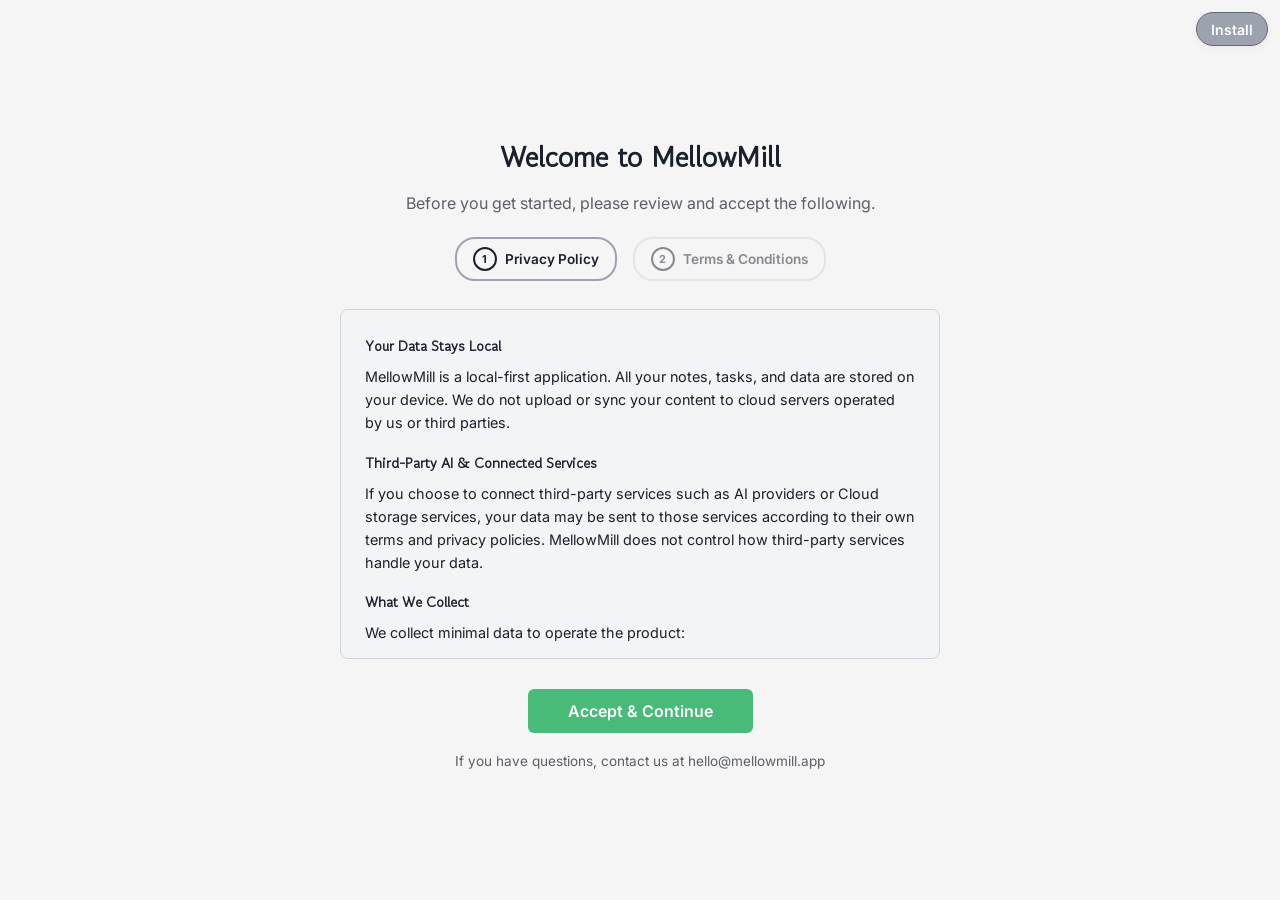
<file: index.html>
<!DOCTYPE html>
<html>
<head>
    <meta charset="UTF-8">
    <meta name="theme-color" content="#6a4caf">
    <link rel="icon" href="icon_recreated_macos.png" type="image/png">
    <link rel="manifest" href="manifest.webmanifest">
    <script src="platform-web.js"></script>
    <style>
        body { margin: 0; background-color: #f5f5f5; }
    </style>
</head>
<body>
    <script>
        async function init() {
            try {
                const { invoke } = window.__TAURI__.core;
                const step = await invoke('check_first_run');
                if (step === 'privacy' || step === 'terms') {
                    window.location.href = '/privacy.html';
                } else {
                    window.location.href = '/workspace.html';
                }
            } catch (error) {
                console.error('Error checking first run:', error);
                window.location.href = '/menu.html';
            }
        }
        init();
    </script>
</body>
</html>
</file>
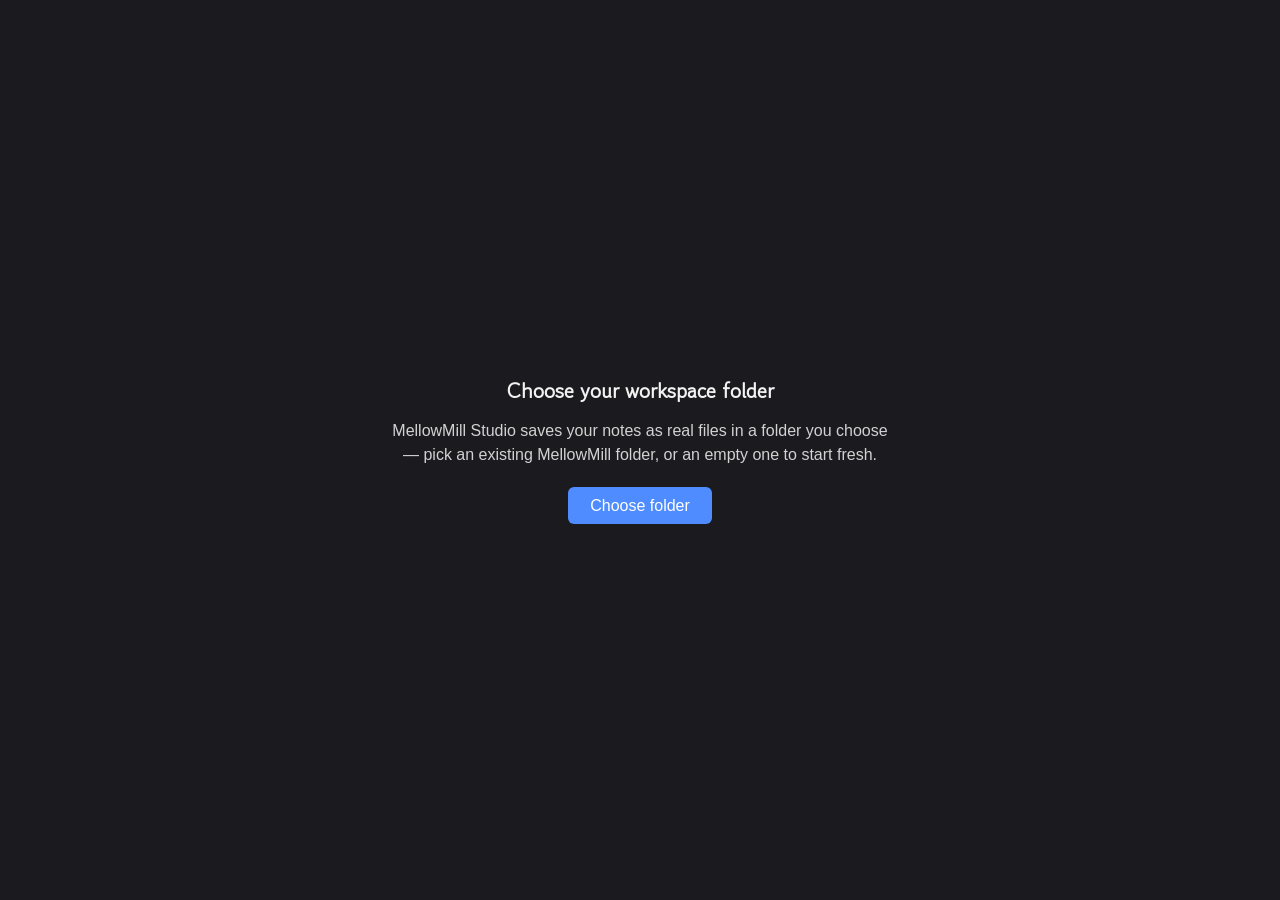
<file: app.html>
<!DOCTYPE html>
<html lang="en">
<head>
    <meta charset="UTF-8">
    <meta name="viewport" content="width=device-width, initial-scale=1.0">
    <title>FocusHub</title>
    <meta name="theme-color" content="#6a4caf">
    <link rel="icon" href="icon_recreated_macos.png" type="image/png">
    <link rel="manifest" href="manifest.webmanifest">
    <script src="platform-web.js"></script>
    <link rel="preconnect" href="https://fonts.googleapis.com">
    <link rel="preconnect" href="https://fonts.gstatic.com" crossorigin>
    <link rel="stylesheet" href="https://cdnjs.cloudflare.com/ajax/libs/font-awesome/6.5.2/css/all.min.css"
        integrity="sha512-SnH5WK+bZxgPHs44uWIX+LLJAJ9/2PkPKZ5QiAj6Ta86w+fsb2TkcmfRyVX3pBnMFcV7oQPJkl9QevSCWr3W6A=="
        crossorigin="anonymous" referrerpolicy="no-referrer" />
    <style>
        /* CSS Variables for theming */
        :root {
            --color-background: #ffffff;
            --color-background2: #f3f4f5;
            --color-sidebar: #f6f5f4;
            --color-sidebar-border: #edeae6;
            --color-text: #333333;
            --color-border: #dee2e6;
            --color-primary: 66CB37;
            --color-primary-hover: #6ca372;
        }

        /* Dark mode theme */
        [data-theme="dark"] {
            --color-background: #1e1e20;
            --color-background2: #2e2e30;
            --color-sidebar: #2e2e30;
            --color-sidebar-border: #424244;
            --color-text: #f8f9fa;
            --color-border: #404040;
            --color-primary: 66CB37;
            --color-primary-hover: #6ca372;
        }
        
        body {
            background-color: var(--color-background);
            color: var(--color-text);
            margin: 0;
            padding: 0;
            font-family: var(--font-family-base);
        }
        
        #app-content {
            width: 100%;
            height: 100vh;
            background-color: var(--color-background);
            transition: background-color 0s;
        }
    </style>
</head>
<body>
    <!-- Main content container where all page content will be injected -->
    <div id="app-content">
        <!-- Content will be dynamically loaded here -->
    </div>

    <!-- Load common.js for Tauri compatibility -->
    <script src="common.js"></script>

    <script>
        // Set up message handler immediately since DOMContentLoaded has fired
        document.addEventListener('DOMContentLoaded', function () {
            console.log('SPA DOMContentLoaded - setting up message handler');

            // Load menu content automatically when app loads
            console.log('App loaded, loading menu content...');
            loadMenuContent();
        });

        // Load menu content when app loads
        function loadMenuContent() {
            console.log('Loading menu content...');
            // Check if running in Tauri - navigate directly to menu
            if (typeof window.__TAURI__ !== 'undefined') {
                window.location.href = 'menu.html';
            } else if (typeof window.chrome !== 'undefined' && window.chrome.webview) {
                // WebView2 (C#) fallback
                window.chrome.webview.postMessage('loadView:menu');
            } else {
                // Direct navigation fallback
                window.location.href = 'menu.html';
            }
        }
        
        // Test message handler for debugging
        function testMessage(data) {
            console.log('Test message received from C#:', data);
        }
        
        // SPA content loading function
        function loadSPAContent(pageName, content, styles, scripts) {
            console.log('Loading SPA content for:', pageName);
            
            const appContent = document.getElementById('app-content');
            if (!appContent) {
                console.error('App content container not found');
                return;
            }
            
            // Clear existing content
            appContent.innerHTML = '';
            
            // Inject styles if provided
            if (styles && styles.trim()) {
                const styleElement = document.createElement('style');
                styleElement.textContent = styles;
                document.head.appendChild(styleElement);
            }
            
            // Inject content
            appContent.innerHTML = content;
            
            // Execute scripts if provided
            if (scripts && scripts.trim()) {
                try {
                    // Create a function scope to avoid global variable conflicts
                    const scriptFunction = new Function(scripts);
                    scriptFunction();
                    
                    // If there's an initialization function for this page, call it
                    const initFunctionName = `initialize${pageName.charAt(0).toUpperCase() + pageName.slice(1)}Page`;
                    if (typeof window[initFunctionName] === 'function') {
                        console.log(`Calling ${initFunctionName}`);
                        window[initFunctionName]();
                    }
                } catch (error) {
                    console.error('Error executing page scripts:', error);
                }
            }
        }
        
        // Editor-specific loading function for complex content
        function loadEditorContent(fullHtmlContent) {
            console.log('Loading full editor content');
            
            // Parse the full HTML to extract body content and styles
            const parser = new DOMParser();
            const doc = parser.parseFromString(fullHtmlContent, 'text/html');
            
            // Clean up any existing editor styles first
            const existingEditorStyles = document.querySelectorAll('style[data-page="editor"]');
            existingEditorStyles.forEach(style => style.remove());
            
            // Get all style elements from head
            const styles = doc.head.querySelectorAll('style');
            styles.forEach(style => {
                const newStyle = document.createElement('style');
                newStyle.setAttribute('data-page', 'editor');
                newStyle.textContent = style.textContent;
                document.head.appendChild(newStyle);
            });
            
            // Get body content
            const bodyContent = doc.body.innerHTML;
            
            // Inject into app container
            const appContent = document.getElementById('app-content');
            if (appContent) {
                appContent.innerHTML = bodyContent;
                
                // Remove any existing editor scripts from head to prevent conflicts
                const existingEditorScripts = document.querySelectorAll('script[data-page="editor"]');
                existingEditorScripts.forEach(script => script.remove());
                
                // Clear any existing global variables that might conflict
                try {
                    // Clear common editor globals that might cause conflicts
                    if (typeof FONT_FAMILY !== 'undefined') {
                        console.log('Clearing existing FONT_FAMILY variable');
                        delete window.FONT_FAMILY;
                    }
                    // Add other globals that might need clearing
                    const globalsToClean = ['canvas', 'gl', 'text', 'isChanged', 'currentHistoryData'];
                    globalsToClean.forEach(global => {
                        if (typeof window[global] !== 'undefined') {
                            console.log('Clearing existing global:', global);
                            delete window[global];
                        }
                    });
                } catch (e) {
                    console.log('Error clearing globals:', e);
                }
                
                // Execute any scripts that were in the body
                const scripts = appContent.querySelectorAll('script');
                scripts.forEach((script, index) => {
                    try {
                        const newScript = document.createElement('script');
                        newScript.setAttribute('data-page', 'editor');
                        newScript.setAttribute('data-script-index', index.toString());
                        if (script.src) {
                            newScript.src = script.src;
                        } else {
                            newScript.textContent = script.textContent;
                        }
                        document.head.appendChild(newScript);
                    } catch (scriptError) {
                        console.error('Error injecting script:', scriptError);
                    }
                });
                
                // Execute any scripts that were appended after the body (like common.js and initialization scripts)
                // But skip those already processed from the body
                const allScripts = doc.querySelectorAll('script');
                const bodyScripts = Array.from(doc.body.querySelectorAll('script'));
                
                allScripts.forEach((script, index) => {
                    // Skip scripts that are already in the body (already processed above)
                    if (bodyScripts.includes(script)) {
                        return;
                    }
                    
                    const scriptContent = script.textContent;
                    if (scriptContent && scriptContent.trim()) {
                        try {
                            // Add scripts that are outside the body (like those appended by C#)
                            const newScript = document.createElement('script');
                            newScript.setAttribute('data-page', 'editor');
                            newScript.setAttribute('data-script-source', 'external');
                            newScript.textContent = scriptContent;
                            document.head.appendChild(newScript);
                        } catch (scriptError) {
                            console.error('Error injecting external script:', scriptError);
                        }
                    }
                });
                
                // Simple initialization without trying to parse DOMContentLoaded
                setTimeout(() => {
                    console.log('Editor content loaded, triggering initialization functions');
                    
                    // Ensure message handler is set up (since DOMContentLoaded already fired)
                    if (typeof processResponse === 'function') {
                        console.log('Setting up message handler');
                        // Remove any existing listeners to avoid duplicates
                        try {
                            window.chrome.webview.removeEventListener('message', processResponse);
                        } catch (e) {
                            // Ignore if listener wasn't there
                        }
                        // Add the listener
                        window.chrome.webview.addEventListener('message', processResponse);
                    } else {
                        console.error('processResponse function not found');
                    }
                    
                    // Trigger any initialization functions that were defined in the injected content
                    console.log('=== SPA INITIALIZATION FUNCTIONS ===');
                    
                    // Apply dark mode first if available
                    if (typeof applyDarkModeOnLoad === 'function') {
                        console.log('✅ Found applyDarkModeOnLoad, calling it first');
                        applyDarkModeOnLoad();
                        
                        // Wait a bit for dark mode to apply
                        setTimeout(function() {
                            console.log('Dark mode should be applied, now loading note data');
                            
                            if (typeof initializeNoteData === 'function') {
                                console.log('✅ Found initializeNoteData, calling it');
                                initializeNoteData();
                            }
                            
                            if (typeof initializeEmptyState === 'function') {
                                console.log('✅ Found initializeEmptyState, calling it');
                                initializeEmptyState();
                            }
                            
                            console.log('=== SPA INITIALIZATION COMPLETE ===');
                        }, 100);
                    } else {
                        console.log('❌ applyDarkModeOnLoad not found, proceeding with note loading');
                        
                        if (typeof initializeNoteData === 'function') {
                            console.log('✅ Found initializeNoteData, calling it');
                            initializeNoteData();
                        }
                        
                        if (typeof initializeEmptyState === 'function') {
                            console.log('✅ Found initializeEmptyState, calling it');
                            initializeEmptyState();
                        }
                        
                        console.log('=== SPA INITIALIZATION COMPLETE ===');
                    }
                    
                    // Just trigger canvas resize to ensure editor is properly initialized
                    if (typeof resizeCanvas === 'function') {
                        console.log('Triggering canvas resize');
                        resizeCanvas();
                    }
                }, 200); // Slightly longer delay to ensure scripts are loaded
            }
        }
    </script>
</body>
</html>
</file>
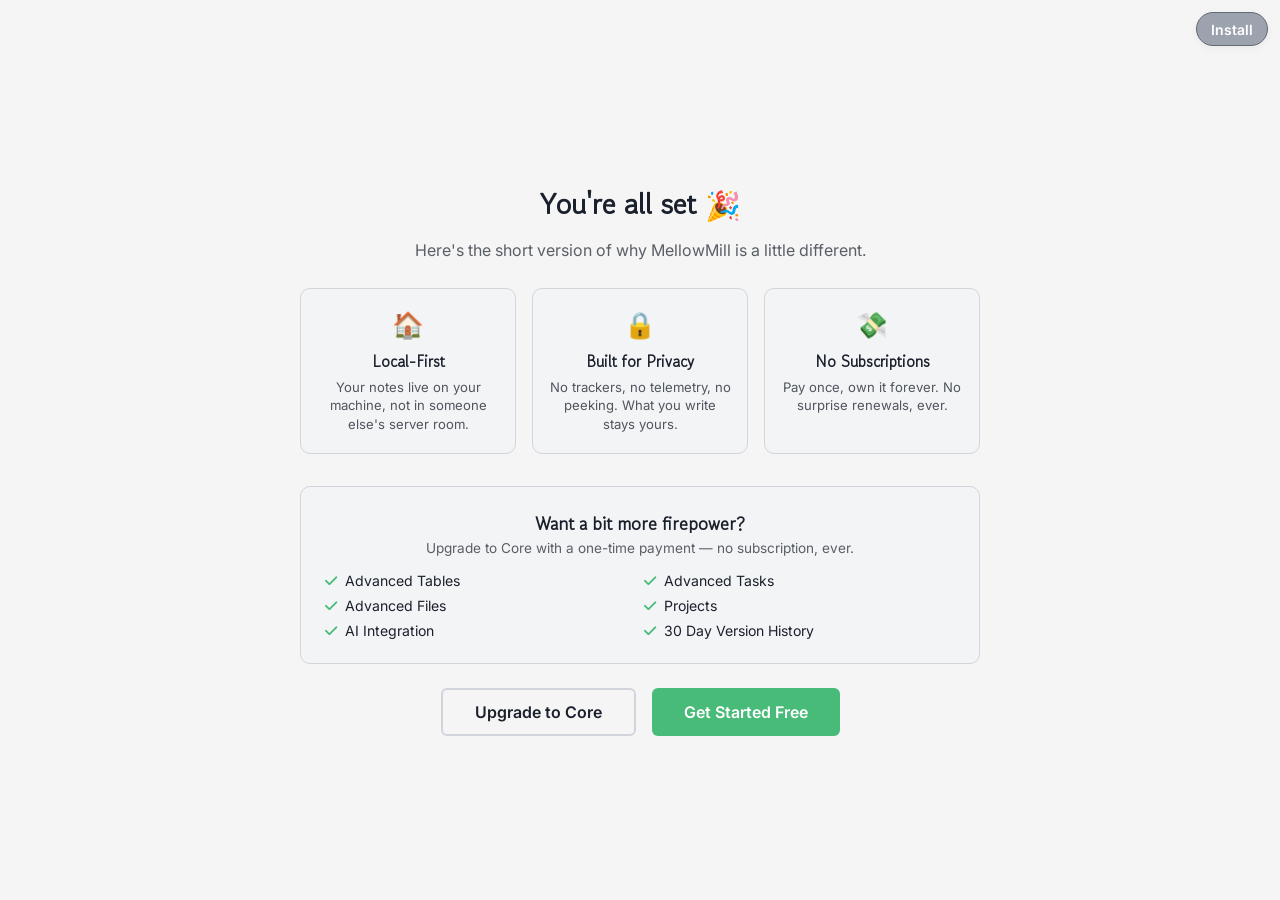
<file: benefits.html>
<!DOCTYPE html>
<html lang="en">

<head>
    <meta charset="UTF-8">
    <meta name="viewport" content="width=device-width, initial-scale=1.0">
    <title>Welcome - MellowMill</title>
    <meta name="theme-color" content="#6a4caf">
    <link rel="icon" href="icon_recreated_macos.png" type="image/png">
    <link rel="manifest" href="manifest.webmanifest">
    <script src="platform-web.js"></script>
    <link rel="stylesheet" href="common.css">
    <link rel="stylesheet" href="https://cdnjs.cloudflare.com/ajax/libs/font-awesome/6.5.2/css/all.min.css"
        integrity="sha512-SnH5WK+bZxgPHs44uWIX+LLJAJ9/2PkPKZ5QiAj6Ta86w+fsb2TkcmfRyVX3pBnMFcV7oQPJkl9QevSCWr3W6A=="
        crossorigin="anonymous" referrerpolicy="no-referrer" />
    <script src="common.js"></script>
    <style>
        html {
            background-color: var(--color-background);
            margin: 0;
            padding: 0;
            height: 100%;
        }

        body {
            margin: 0;
            padding: 0;
            font-family: var(--font-family-base);
            background-color: var(--color-background);
            color: var(--color-text);
            display: flex;
            justify-content: center;
            align-items: center;
            min-height: 100vh;
        }

        .onboarding-container {
            max-width: 680px;
            width: 100%;
            padding: 40px;
            text-align: center;
        }

        .onboarding-container h1 {
            font-size: 1.8em;
            margin-bottom: 8px;
        }

        .onboarding-container .subtitle {
            font-size: 1em;
            color: var(--color-text);
            opacity: 0.7;
            margin-bottom: 28px;
        }

        .benefit-cards {
            display: grid;
            grid-template-columns: repeat(3, 1fr);
            gap: 16px;
            margin-bottom: 32px;
        }

        .benefit-card {
            background-color: var(--color-background2);
            border: 1px solid var(--color-border);
            border-radius: 10px;
            padding: 20px 16px;
            text-align: center;
        }

        .benefit-card .benefit-icon {
            font-size: 1.6em;
            margin-bottom: 10px;
        }

        .benefit-card h3 {
            font-size: 0.95em;
            margin: 0 0 6px 0;
        }

        .benefit-card p {
            font-size: 0.82em;
            opacity: 0.75;
            margin: 0;
            line-height: 1.4;
        }

        .upgrade-panel {
            background-color: var(--color-background2);
            border: 1px solid var(--color-border);
            border-radius: 10px;
            padding: 24px;
            text-align: left;
            margin-bottom: 24px;
        }

        .upgrade-panel h2 {
            font-size: 1.1em;
            margin: 0 0 4px 0;
            text-align: center;
        }

        .upgrade-panel .upgrade-price {
            text-align: center;
            opacity: 0.7;
            font-size: 0.85em;
            margin: 0 0 16px 0;
        }

        .upgrade-features {
            list-style: none;
            margin: 0;
            padding: 0;
            display: grid;
            grid-template-columns: repeat(2, 1fr);
            gap: 8px;
            font-size: 0.88em;
        }

        .upgrade-features li i {
            color: #48bb78;
            margin-right: 8px;
        }

        .onboarding-actions {
            display: flex;
            justify-content: center;
            gap: 16px;
        }

        .onboarding-actions button {
            padding: 12px 32px;
            font-size: 1em;
            font-family: var(--font-family-base);
            border: none;
            border-radius: 6px;
            cursor: pointer;
            font-weight: 600;
            transition: background-color 0.2s, opacity 0.2s;
        }

        .btn-accept {
            background-color: #48bb78;
            color: white;
        }

        .btn-accept:hover {
            opacity: 0.9;
        }

        .btn-upgrade {
            background-color: transparent;
            color: var(--color-text);
            border: 2px solid var(--color-border) !important;
        }

        .btn-upgrade:hover {
            border-color: var(--color-primary) !important;
        }
    </style>
</head>

<body>
    <div class="onboarding-container">
        <h1>You're all set 🎉</h1>
        <p class="subtitle">Here's the short version of why MellowMill is a little different.</p>

        <div class="benefit-cards">
            <div class="benefit-card">
                <div class="benefit-icon">🏠</div>
                <h3>Local-First</h3>
                <p>Your notes live on your machine, not in someone else's server room.</p>
            </div>
            <div class="benefit-card">
                <div class="benefit-icon">🔒</div>
                <h3>Built for Privacy</h3>
                <p>No trackers, no telemetry, no peeking. What you write stays yours.</p>
            </div>
            <div class="benefit-card">
                <div class="benefit-icon">💸</div>
                <h3>No Subscriptions</h3>
                <p>Pay once, own it forever. No surprise renewals, ever.</p>
            </div>
        </div>

        <div class="upgrade-panel">
            <h2>Want a bit more firepower?</h2>
            <p class="upgrade-price">Upgrade to Core with a one-time payment — no subscription, ever.</p>
            <ul class="upgrade-features">
                <li><i class="fas fa-check"></i>Advanced Tables</li>
                <li><i class="fas fa-check"></i>Advanced Tasks</li>
                <li><i class="fas fa-check"></i>Advanced Files</li>
                <li><i class="fas fa-check"></i>Projects</li>
                <li><i class="fas fa-check"></i>AI Integration</li>
                <li><i class="fas fa-check"></i>30 Day Version History</li>
            </ul>
        </div>

        <div class="onboarding-actions">
            <button class="btn-upgrade" onclick="upgradeToCore()">Upgrade to Core</button>
            <button class="btn-accept" onclick="getStarted()">Get Started Free</button>
        </div>
    </div>

    <script>
        function getStarted() {
            window.location.href = '/menu.html';
        }

        function upgradeToCore() {
            // Reuses the same "open Settings on the Account tab" hop the
            // in-app "Upgrade to Core" CTA uses (see menu.js openAccountUpgrade).
            loadView('settings', 'account');
        }
    </script>
</body>

</html>
</file>
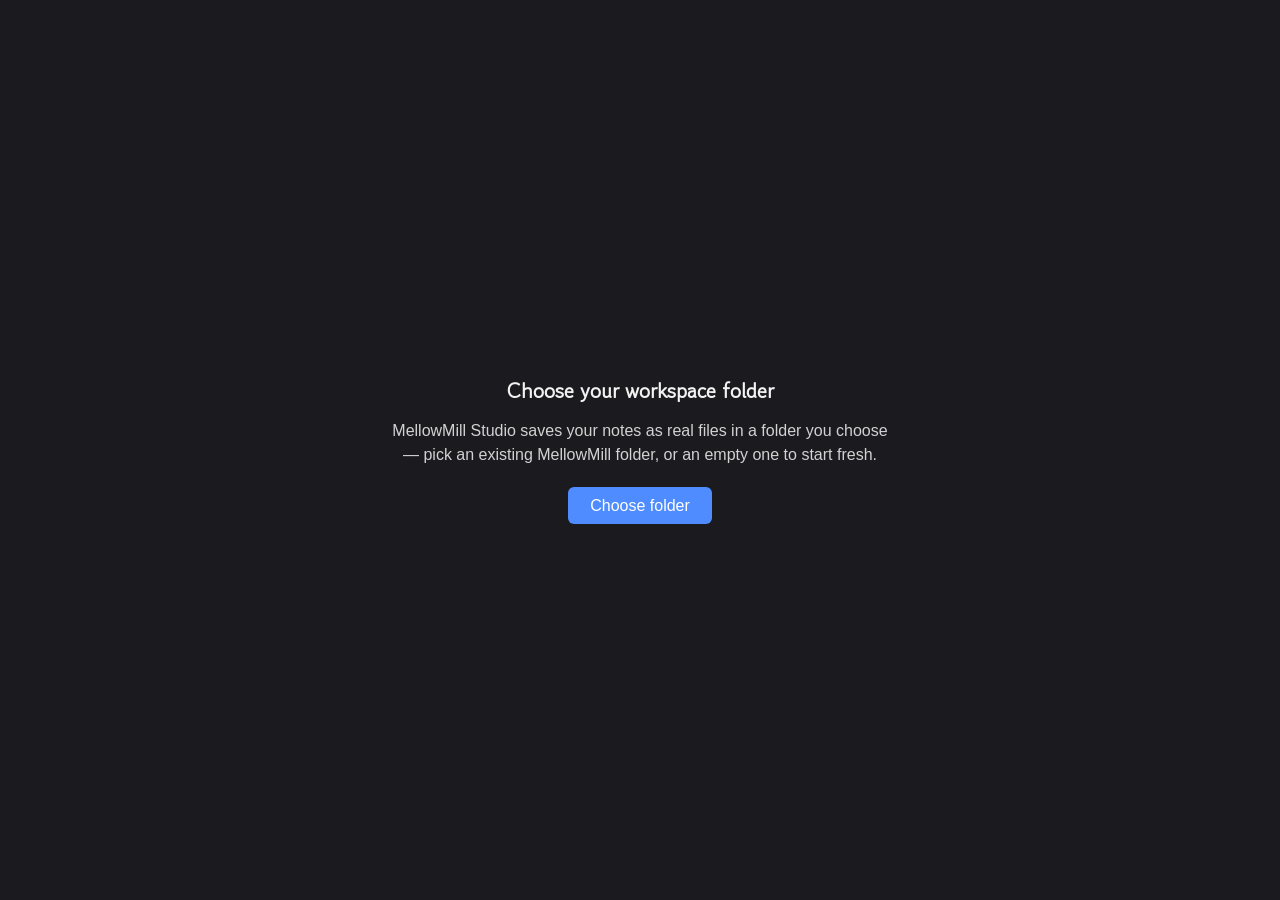
<file: menu.html>
<!DOCTYPE html>
<html lang="en">
<head>
    <meta charset="UTF-8">
    <meta name="viewport" content="width=device-width, initial-scale=1.0">
    <title>MellowMill - Menu</title>
    <meta name="theme-color" content="#6a4caf">
    <link rel="icon" href="icon_recreated_macos.png" type="image/png">
    <link rel="manifest" href="manifest.webmanifest">
    <script src="platform-web.js"></script>
    <!-- Apply dark mode immediately to prevent flash -->
    <script>
        (function() {
            if (localStorage.getItem('darkMode') === 'true') {
                document.documentElement.setAttribute('data-theme', 'dark');
            }
            var savedW = parseInt(localStorage.getItem('leftPaneWidth'), 10);
            if (!isNaN(savedW) && savedW >= 160 && savedW <= 600) {
                document.documentElement.style.setProperty('--left-pane-width', savedW + 'px');
            }
        })();
    </script>
    <!-- Load CSS variables and base styles -->
    <link rel="stylesheet" href="common.css">
    <link rel="stylesheet" href="https://cdnjs.cloudflare.com/ajax/libs/font-awesome/6.5.2/css/all.min.css"
        integrity="sha512-SnH5WK+bZxgPHs44uWIX+LLJAJ9/2PkPKZ5QiAj6Ta86w+fsb2TkcmfRyVX3pBnMFcV7oQPJkl9QevSCWr3W6A=="
        crossorigin="anonymous" referrerpolicy="no-referrer" />
    <style>
        body {
            font-family: var(--font-family-base);
            /* UPDATED */
            margin: 0;
            padding: 0;
            background-color: var(--color-background);
            color: var(--color-text);
            display: flex;
            flex-direction: column;
            height: 100vh;
            overflow-x: hidden;
            /* Reverted from overflow-y: scroll; */
        }

        .button {
            background-color: var(--color-primary);
            border: 1px solid var(--color-primary-dark);
            color: var(--color-on-primary);
            padding: 10px 20px;
            text-align: center;
            text-decoration: none;
            display: inline-flex;
            align-items: center;
            font-size: var(--font-size-base);
            font-weight: 600;
            margin: 0 5px;
            cursor: pointer;
            border-radius: 5px;
            transition: all 0.2s ease;
        }

        .button i {
            margin-right: 8px;
        }

        .button:hover {
            background-color: var(--color-primary-hover);
            border-color: var(--color-primary-dark);
        }

        .button:active {
            transform: scale(0.98);
        }

        .main-container {
            display: flex;
            flex-grow: 1;
            padding-top: 0;
            /* No top padding needed */
            height: 100vh;
            /* Full viewport height */
        }

        :root {
            --left-pane-width: 230px;
        }

        .left-pane {
            box-sizing: border-box;
            width: var(--left-pane-width);
            background-color: var(--color-sidebar);
            border-right: 1px solid var(--color-sidebar-border);
            padding: 15px;
            overflow: hidden;
            height: 100vh;
            position: fixed;
            top: 0;
            left: 0;
            z-index: 1001;
            display: flex;
            flex-direction: column;
        }

        .left-pane-topbar {
            display: contents;
        }

        .left-pane-brand {
            display: none;
        }

        :root[data-platform="web"] .left-pane-brand {
            display: flex;
            align-items: center;
            gap: 9px;
            flex: 0 0 auto;
            margin: 0 4px 6px;
            color: var(--color-text);
            font-family: var(--font-family-heading);
            font-size: 1.05rem;
            font-weight: 700;
            letter-spacing: 0.01em;
        }

        :root[data-platform="web"] .left-pane-topbar {
            display: flex;
            align-items: center;
            justify-content: space-between;
            margin: -15px -15px 15px;
            padding: 10px 12px;
            background-color: var(--color-sidebar);
            border-bottom: 1px solid var(--color-sidebar-border);
        }

        :root[data-platform="web"] .left-pane-brand {
            margin: 0 4px;
        }

        .left-pane-mark {
            display: block;
            width: 26px;
            height: 26px;
            border-radius: 8px;
            flex: 0 0 26px;
            object-fit: cover;
        }

        :root[data-platform="web"] .left-pane-header {
            margin: 0;
            padding: 0;
            border: 0;
            background-color: transparent;
            justify-content: flex-end;
            gap: 4px;
        }

        :root[data-platform="web"] .left-pane-header #pwa-install-button {
            position: static;
            min-width: 0;
            width: 36px;
            height: 36px;
            padding: 0;
            border: 0;
            border-radius: 8px;
            background-color: transparent;
            box-shadow: none;
            color: var(--color-text-secondary);
            font: inherit;
        }

        :root[data-platform="web"] .left-pane-header #pwa-install-button:hover {
            background-color: color-mix(in srgb, var(--color-text) 8%, var(--color-background));
        }

        .left-pane-scroll {
            flex: 1 1 auto;
            overflow-y: auto;
            min-height: 0;
            margin: 0 -15px;
            padding: 0 15px;
        }

        .left-pane-footer {
            flex-shrink: 0;
            margin: 8px -15px -15px -15px;
            padding: 10px 12px;
            border-top: 1px solid var(--color-sidebar-border);
            background-color: var(--color-sidebar);
            display: flex;
            align-items: center;
            gap: 8px;
        }

        .left-pane-resizer {
            position: fixed;
            top: 0;
            left: var(--left-pane-width);
            width: 6px;
            height: 100vh;
            margin-left: -3px;
            cursor: col-resize;
            z-index: 1002;
            background-color: transparent;
            transition: background-color 0.15s ease;
        }

        .left-pane-resizer:hover,
        .left-pane-resizer.dragging {
            background-color: var(--color-primary-hover);
        }

        body.resizing-left-pane,
        body.resizing-left-pane * {
            cursor: col-resize !important;
            user-select: none !important;
        }

        .left-pane-scroll::-webkit-scrollbar {
            width: 8px;
        }

        .left-pane-scroll::-webkit-scrollbar-track {
            background: transparent;
        }

        .left-pane-scroll::-webkit-scrollbar-thumb {
            background: transparent;
            border-radius: 4px;
        }

        .left-pane.scrollbar-visible .left-pane-scroll::-webkit-scrollbar-thumb {
            background: var(--color-border);
        }

        .left-pane-header {
            display: flex;
            justify-content: space-between;
            align-items: center;
            margin: -15px -15px 15px -15px;
            padding: 10px 12px;
            background-color: var(--color-sidebar);
            border-bottom: 1px solid var(--color-sidebar-border);
        }

        /* Keep the header spacing consistent across platforms. */
        :root[data-os="mac"] .left-pane-header {
            padding-top: 10px;
        }

        .header-left-icons {
            display: flex;
            align-items: center;
            gap: 8px;
        }

        .settings-button,
        .left-button {
            background-color: transparent;
            border: none;
            border-radius: 8px;
            color: var(--color-text-secondary);
            width: 36px;
            height: 36px;
            display: flex;
            align-items: center;
            justify-content: center;
            cursor: pointer;
            transition: all 0.2s ease;
            text-decoration: none;
            font-size: 1rem;
        }

        .settings-button:hover,
        .left-button:hover {
            color: var(--color-text);
            background-color: color-mix(in srgb, var(--color-text) 8%, var(--color-background));
            text-decoration: none;
        }

        .settings-button:active,
        .left-button:active {
            transform: scale(0.95);
        }

        #home-nav-list, #tag-list, #projects-list {
            list-style-type: none;
            padding: 0;
            margin: 0;
        }

        #tag-list {
            margin-bottom: 50px;
            position: relative;
        }

        .tag-item {
            padding: 10px 16px 10px 12px;
            margin: 4px 8px;
            border-radius: 8px;
            cursor: pointer;
            transition: all 0.4s cubic-bezier(0.4, 0, 0.2, 1);
            font-size: 0.875rem;
            font-weight: 500;
            background-color: transparent;
            border: 1px solid transparent;
            position: relative;
        }

        .tag-item::before {
            content: '';
            position: absolute;
            left: 0;
            top: 0;
            bottom: 0;
            width: 0;
            background-color: transparent;
            transition: all 0.2s ease;
        }

        .tag-item:hover {
            background-color: color-mix(in srgb, var(--color-primary) 8%, var(--color-background));
            backdrop-filter: blur(8px);
            -webkit-backdrop-filter: blur(12px);
            border: 1px solid rgba(0, 0, 0, 0.1);
            box-shadow: 0px 4px 8px rgba(0, 0, 0, 0.15), 0 0 5px rgba(255, 255, 255, 0.5) inset;
        }

        [data-theme="dark"] .tag-item:hover {
            background-color: color-mix(in srgb, var(--color-primary) 12%, var(--color-background));
            border: 1px solid var(--color-border);
            box-shadow: 0px 4px 8px rgba(0, 0, 0, 0.3), 0 0 5px rgba(255, 255, 255, 0.1) inset;
        }

        .tag-item:focus-visible {
            outline: 2px solid var(--color-primary);
            outline-offset: 1px;
        }

        .tag-item.active-tag {
            background-color: color-mix(in srgb, var(--color-primary) 16%, var(--color-background));
            color: var(--color-text);
            font-weight: 600;
            border-radius: 8px;
            border: 1px solid color-mix(in srgb, var(--color-primary) 30%, var(--color-background));
        }

        [data-theme="dark"] .tag-item.active-tag {
            background-color: color-mix(in srgb, var(--color-primary) 20%, var(--color-background));
            border: 1px solid color-mix(in srgb, var(--color-primary) 36%, var(--color-background));
        }

        .tag-item.active-tag::before {
            width: 0;
            background-color: transparent;
        }

        .tag-item.active-tag:hover {
            background-color: color-mix(in srgb, var(--color-primary) 22%, var(--color-background));
            border: 1px solid color-mix(in srgb, var(--color-primary) 40%, var(--color-background));
            box-shadow: none;
        }

        .tag-item {
            display: flex;
            align-items: center;
            justify-content: space-between;
        }

        .tag-name {
            flex: 1;
            overflow: hidden;
            text-overflow: ellipsis;
            white-space: nowrap;
            text-transform: capitalize;
        }

        .tag-fav-btn {
            opacity: 0;
            cursor: pointer;
            font-size: 0.75rem;
            color: var(--color-text-muted, #999);
            transition: opacity 0.2s ease, color 0.2s ease;
            flex-shrink: 0;
            margin-left: 6px;
        }

        .tag-item:hover .tag-fav-btn {
            opacity: 1;
        }

        .tag-item.favourite-tag .tag-fav-btn {
            opacity: 1;
            color: #f5a623;
        }

        .tag-fav-btn:hover {
            color: #f5a623;
        }

        .tags-reorder-handle {
            display: inline-flex;
            align-items: center;
            justify-content: center;
            flex: 0 0 22px;
            width: 22px;
            height: 24px;
            margin-right: 4px;
            padding: 0;
            border: 0;
            border-radius: 5px;
            background: transparent;
            color: var(--color-text-secondary);
            cursor: grab;
            touch-action: none;
            transition: opacity 0.15s ease, color 0.15s ease, background-color 0.15s ease;
        }

        .tags-reorder-spacer {
            display: none;
            align-items: center;
            justify-content: center;
            flex: 0 0 22px;
            width: 22px;
            height: 24px;
            margin-right: 4px;
            visibility: hidden;
        }

        #tag-list.custom-tag-order-enabled .tags-reorder-spacer {
            display: inline-flex;
        }

        .tags-reorder-handle:hover,
        .tags-reorder-handle:focus-visible {
            color: var(--color-primary);
            background-color: var(--color-background2);
        }

        .tags-reorder-handle:focus-visible {
            outline: 2px solid var(--color-primary);
            outline-offset: 1px;
        }

        .tags-reorder-handle:active {
            cursor: grabbing;
        }

        .tag-sort-dragging {
            opacity: 0.55;
        }

        .tag-sort-drop-target {
            border-color: var(--color-primary);
            background-color: var(--color-background2);
        }

        .tag-drop-indicator {
            position: absolute;
            left: 8px;
            right: 8px;
            height: 3px;
            transform: translateY(-50%);
            border-radius: 999px;
            background-color: var(--color-primary);
            box-shadow: 0 0 0 2px color-mix(in srgb, var(--color-primary) 18%, transparent);
            pointer-events: none;
            z-index: 2;
        }

        .tag-drop-indicator::before {
            content: "";
            position: absolute;
            left: -4px;
            top: 50%;
            width: 9px;
            height: 9px;
            border-radius: 50%;
            background-color: var(--color-primary);
            transform: translateY(-50%);
        }

        .left-pane-section-title {
            font-size: 1.125rem;
            font-weight: 700;
            text-transform: none;
            letter-spacing: normal;
            color: var(--color-text);
            padding: 4px 12px 4px 12px;
            margin-top: 12px;
            margin-bottom: 4px;
        }

        #tag-list .tag-item:not(.project-item) .tag-name::before {
            content: '\f02b';
            font-family: 'Font Awesome 6 Free';
            font-weight: 900;
            margin-right: 8px;
            font-size: 0.75rem;
            color: var(--color-text-secondary);
        }

        #tag-list .tag-item[data-tag-id="all"] .tag-name::before {
            content: '\f02c';
            font-family: 'Font Awesome 6 Free';
            font-weight: 900;
            font-size: 0.75rem;
        }

        #tag-list .tag-item.active-tag:not(.project-item) .tag-name::before {
            color: var(--color-primary);
        }

        .project-item .tag-name::before {
            content: '\f07b';
            font-family: 'Font Awesome 6 Free';
            font-weight: 900;
            margin-right: 8px;
            font-size: 0.75rem;
            color: var(--color-text-secondary);
        }

        .project-item.active-tag .tag-name::before {
            color: var(--color-primary);
        }

        .left-pane hr {
            margin-top: 12px;
            margin-bottom: 12px;
            border: 0;
            border-top: 1px solid var(--color-border);
        }

        .right-pane {
            flex-grow: 1;
            background-color: var(--color-background);
            margin-left: var(--left-pane-width);
            width: calc(100% - var(--left-pane-width));
            height: 100vh;
            display: flex;
            flex-direction: column;
            overflow: hidden;
            position: relative;
        }

        .list-item {
            background-color: transparent;
            border: 1px solid transparent;
            padding: 14px 16px;
            margin: 0 0 8px 0;
            border-radius: 12px;
            cursor: pointer;
            transition: all 0.4s cubic-bezier(0.4, 0, 0.2, 1);
            position: relative;
            display: flex;
            justify-content: space-between;
            align-items: center;
        }

        .list-item:hover {
            background-color: color-mix(in srgb, var(--color-primary) 8%, var(--color-background));
            backdrop-filter: blur(8px);
            -webkit-backdrop-filter: blur(12px);
            border: 1px solid rgba(0, 0, 0, 0.1);
            box-shadow: 0px 4px 8px rgba(0, 0, 0, 0.15), 0 0 5px rgba(255, 255, 255, 0.5) inset;
        }

        [data-theme="dark"] .list-item:hover {
            background-color: color-mix(in srgb, var(--color-primary) 12%, var(--color-background));
            border: 1px solid var(--color-border);
            box-shadow: 0px 4px 8px rgba(0, 0, 0, 0.3), 0 0 5px rgba(255, 255, 255, 0.1) inset;
        }

        .list-item:active {
            transform: scale(0.99);
        }

        .list-item-content {
            flex-grow: 1;
            display: flex;
            flex-direction: column;
            overflow: hidden;
            gap: 4px;
        }

        .custom-sort-active .list-item {
           cursor: default;
        }

        .notes-reorder-handle {
           display: inline-flex;
           align-items: center;
           justify-content: center;
           flex: 0 0 28px;
           width: 28px;
           height: 32px;
           margin-right: 8px;
           padding: 0;
           border: 0;
           border-radius: 6px;
           background: transparent;
           color: var(--color-text-secondary);
           cursor: grab;
           touch-action: none;
           transition: opacity 0.15s ease, color 0.15s ease, background-color 0.15s ease;
        }

        .notes-reorder-handle:hover,
        .notes-reorder-handle:focus-visible {
           color: var(--color-primary);
           background-color: var(--color-background2);
        }

        .notes-reorder-handle:focus-visible {
           outline: 2px solid var(--color-primary);
           outline-offset: 1px;
        }

        .notes-reorder-handle:active {
           cursor: grabbing;
        }

        /* Reordering is still available from the row, but keep its affordance
           quiet until a mouse or keyboard user is interacting with that row. */
        @media (hover: hover) and (pointer: fine) {
           .tags-reorder-handle,
           .notes-reorder-handle {
               opacity: 0;
           }

           .tag-item:hover .tags-reorder-handle,
           .tag-item:focus-within .tags-reorder-handle,
           .list-item:hover .notes-reorder-handle,
           .list-item:focus-within .notes-reorder-handle,
           .tags-reorder-handle:focus-visible,
           .notes-reorder-handle:focus-visible {
               opacity: 1;
           }
        }

        .custom-sort-dragging {
           opacity: 0.55;
        }

        .custom-sort-drop-target {
           border-color: var(--color-primary);
           background-color: var(--color-background2);
        }

        .notes-drop-indicator {
           position: absolute;
           left: 8px;
           right: 8px;
           height: 3px;
           transform: translateY(-50%);
           border-radius: 999px;
           background-color: var(--color-primary);
           box-shadow: 0 0 0 2px color-mix(in srgb, var(--color-primary) 18%, transparent);
           pointer-events: none;
           z-index: 2;
        }

        .notes-drop-indicator::before {
           content: "";
           position: absolute;
           left: -4px;
           top: 50%;
           width: 9px;
           height: 9px;
           border-radius: 50%;
           background-color: var(--color-primary);
           transform: translateY(-50%);
        }

        .list-item-title {
           font-size: 1.05em;
           font-weight: 600;
            color: var(--color-text);
            white-space: nowrap;
            overflow: hidden;
            text-overflow: ellipsis;
        }

        .list-item-date {
            font-size: 0.8em;
            font-weight: 400;
            color: var(--color-text-secondary);
            white-space: nowrap;
        }

        /* Task-status marker shown after the date for notes flagged as a task. */
        .list-item-task-status {
            display: inline-flex;
            align-items: center;
            vertical-align: middle;
            margin-left: 6px;
            color: var(--color-text-secondary);
        }

        .list-item-task-status .task-icon {
            width: 12px;
            height: 12px;
        }

        .delete-icon {
            color: #dc3545;
            font-size: 1rem;
            padding: 5px;
            opacity: 0;
            transition: opacity 0.2s ease;
            cursor: pointer;
            margin-left: 10px;
        }

        .list-item:hover .delete-icon {
            opacity: 1;
        }

        .delete-icon:hover {
            color: #a02834;
        }

        .tag {

            border: 1px solid var(--color-border);
            padding: 10px;
            margin-bottom: 8px;
            border-radius: 20px;
            cursor: pointer;
            transition: background-color 0.2s ease, box-shadow 0.2s ease;
        }

        .tag:hover {
            background-color: var(--color-background2);
            box-shadow: 0 0 5px rgba(0, 0, 0, 0.1);
        }

        /* Tab Styles */
        .tab-nav {
            display: flex;
            flex-shrink: 0;
            padding: 20px 20px 0 12px;
            background-color: var(--color-background);
        }

        /* macOS: reserve the same top band as the sidebar header so the tab row
           aligns with it under the transparent native title bar. Dragging is
           handled by `data-tauri-drag-region` on the tab strip. */
        :root[data-os="mac"] .tab-nav {
            padding-top: 34px;
        }

        .tab-button {
            padding: 12px 24px;
            cursor: pointer;
            border: none;
            background-color: transparent;
            font-size: 1em;
            font-weight: 600;
            color: var(--color-text-secondary);
            transition: all 0.2s ease;
            border-bottom: 2px solid transparent;
            margin-right: 8px;
        }

        .tab-button:hover {
            color: var(--color-text);
        }

        .tab-button:focus-visible {
            outline: 2px solid var(--color-primary);
            outline-offset: 1px;
        }

        .tab-button.active {
            color: var(--color-primary);
            border-bottom: 2px solid var(--color-primary);
            font-weight: 700;
        }

        .filter-palette-toggle {
            margin-left: auto;
            align-self: center;
            padding: 8px 12px;
            border: none;
            border-radius: 8px;
            background-color: transparent;
            color: var(--color-text-secondary);
            font-size: 1em;
            cursor: pointer;
            transition: all 0.2s ease;
        }

        .notes-sort-control {
            display: none;
            margin-left: auto;
            align-self: center;
            position: relative;
        }

        .notes-sort-control.visible {
            display: block;
        }

        .notes-sort-toggle {
            margin-left: 0;
            display: inline-flex;
            align-items: center;
            justify-content: center;
        }

        .notes-sort-control.visible + .filter-palette-toggle {
            margin-left: 8px;
        }

        .notes-sort-menu {
            display: none;
            position: absolute;
            top: calc(100% + 8px);
            right: 0;
            z-index: 1100;
            min-width: 160px;
            padding: 6px;
            border: 1px solid var(--color-border);
            border-radius: 10px;
            background-color: var(--color-background2);
            box-shadow: 0 8px 24px rgba(31, 41, 55, 0.16);
        }

        .notes-sort-menu.open {
            display: flex;
            flex-direction: column;
            gap: 2px;
        }

        .notes-sort-option {
            display: flex;
            align-items: center;
            gap: 8px;
            width: 100%;
            padding: 8px 10px;
            border: none;
            border-radius: 6px;
            background-color: transparent;
            color: var(--color-text-secondary);
            font: inherit;
            font-size: 0.85em;
            text-align: left;
            cursor: pointer;
        }

        .notes-sort-option:hover,
        .notes-sort-option:focus-visible,
        .notes-sort-option[aria-checked="true"] {
            color: var(--color-text);
            background-color: var(--color-background);
        }

        .notes-sort-option[aria-checked="true"] {
            color: var(--color-primary);
        }

        .notes-sort-option:focus-visible {
            outline: 2px solid var(--color-primary);
            outline-offset: -1px;
        }

        .notes-sort-option-check {
            margin-left: auto;
            font-size: 0.8em;
        }

        .notes-sort-option:not([aria-checked="true"]) .notes-sort-option-check {
            visibility: hidden;
        }

        .notes-sort-option[hidden] {
           display: none;
        }

        .filter-palette-toggle:hover {
            color: var(--color-text);
            background-color: var(--color-background2);
        }

        .filter-palette-toggle:focus-visible {
            outline: 2px solid var(--color-primary);
            outline-offset: 1px;
        }

        .filter-palette-toggle.active {
            color: var(--color-primary);
            background-color: var(--color-background2);
        }

        .filter-palette {
            display: none;
            margin-bottom: 12px;
            padding: 16px;
            border: 1px solid var(--color-border);
            border-radius: 12px;
            background-color: var(--color-background2);
        }

        .filter-palette.open {
            display: block;
        }

        .filter-section {
            display: flex;
            align-items: flex-start;
            gap: 12px;
        }

        .filter-section + .filter-section {
            margin-top: 12px;
        }

        .filter-section-label {
            flex-shrink: 0;
            width: 56px;
            padding-top: 5px;
            font-size: 0.75em;
            font-weight: 700;
            color: var(--color-text-secondary);
            text-transform: uppercase;
            letter-spacing: 0.05em;
        }

        .filter-options {
            display: flex;
            flex-wrap: wrap;
            gap: 6px;
        }

        .filter-pill {
            padding: 4px 12px;
            border: 1px solid var(--color-border);
            border-radius: 999px;
            background-color: var(--color-background);
            color: var(--color-text-secondary);
            font-size: 0.85em;
            font-weight: 600;
            cursor: pointer;
            transition: all 0.2s ease;
        }

        .filter-pill:hover {
            color: var(--color-text);
            border-color: var(--color-text-secondary);
        }

        .filter-pill:focus-visible {
            outline: 2px solid var(--color-primary);
            outline-offset: 1px;
        }

        .filter-pill.active {
            background-color: var(--color-primary);
            border-color: var(--color-primary);
            color: var(--color-on-primary);
        }

        .filter-empty {
            padding: 4px 0;
            font-size: 0.85em;
            color: var(--color-text-secondary);
        }

        .tab-content {
            display: none;
            flex: 1 1 auto;
            overflow-y: auto;
            padding: 20px;
            min-height: 0;
        }

        #dashboard-content {
            padding: 0;
            display: none;
        }

        #dashboard-content.active-content {
            display: flex;
        }

        #home-page-frame {
            width: 100%;
            height: 100%;
            border: none;
        }

        /* Graph tab: each goal is a row — the goal box on the left, its tasks in
           a column to the right, joined by connector lines. Rows stack vertically
           and the whole canvas is centred. */
        .graph-canvas {
            display: flex;
            flex-direction: column;
            gap: 32px;
            width: fit-content;
            max-width: 100%;
            margin: 0 auto;
        }

        .graph-row {
            position: relative;
            display: flex;
            align-items: flex-start; /* keep the goal box level with its first child */
            gap: 80px; /* horizontal room for the connector lines */
        }

        /* SVG overlay that draws the goal→task connector lines. Sits behind the
           boxes and never intercepts clicks. */
        .graph-connectors {
            position: absolute;
            top: 0;
            left: 0;
            width: 100%;
            height: 100%;
            overflow: visible;
            pointer-events: none;
            z-index: 0;
        }

        .graph-goal-box {
            position: relative;
            z-index: 1;
            width: 20em;
            flex-shrink: 0;
            box-sizing: border-box;
            border: 1px solid var(--color-border);
            border-radius: 8px;
            padding: 16px 20px;
            background-color: var(--color-background2);
            color: var(--color-text);
            font-weight: 600;
            cursor: pointer;
            /* Long titles wrap onto new lines rather than widening the box. */
            overflow-wrap: anywhere;
            word-break: break-word;
            transition: border-color 0.15s ease, background-color 0.15s ease;
        }

        .graph-goal-box:hover {
            border-color: var(--color-primary);
        }

        /* A column of sibling task nodes (the goal's tasks, or a task's
           sub-tasks). */
        .graph-children {
            position: relative;
            z-index: 1;
            display: flex;
            flex-direction: column;
            gap: 12px;
        }

        /* A node's own children float as an overlay to the right of its box,
           out of the normal flow, so showing/hiding them on select/deselect
           never shifts sibling nodes up or down in the enclosing column —
           only the goal's immediate children ever move (a `.graph-row`'s
           direct `.graph-children`, unaffected by this rule), since that
           list is always fully shown and never toggles. */
        .graph-node > .graph-children {
            position: absolute;
            top: 0;
            left: calc(16em + 80px); /* task box width + the usual connector gap */
        }

        /* A task box plus, floating to its right when expanded, the column of
           its sub-task nodes (see `.graph-node > .graph-children` above). */
        .graph-node {
            position: relative;
        }

        .graph-task-box {
            position: relative;
            display: flex;
            align-items: center;
            gap: 8px;
            width: 16em;
            box-sizing: border-box;
            border: 1px solid var(--color-border);
            border-radius: 8px;
            padding: 10px 14px;
            background-color: var(--color-background2);
            color: var(--color-text);
            cursor: pointer;
            overflow-wrap: anywhere;
            word-break: break-word;
            transition: border-color 0.15s ease, background-color 0.15s ease;
        }

        .graph-task-box:hover {
            border-color: var(--color-primary);
        }

        /* A reference task (links to another note whose tasks are followed). */
        .graph-task-box.graph-task-ref {
            border-style: dashed;
        }

        .graph-task-box.graph-task-ref .graph-task-text {
            text-decoration: underline;
            text-underline-offset: 2px;
        }

        .graph-task-box .task-icon {
            flex-shrink: 0;
            color: var(--color-primary);
        }

        .graph-task-text {
            flex: 1;
        }

        /* The one node currently highlighted (drilled into, or the default
           first goal). Applies to both the goal box and task/link boxes. */
        .graph-goal-box.graph-node-selected,
        .graph-task-box.graph-node-selected {
            border-color: var(--color-primary);
            outline: 2px solid var(--color-primary);
            outline-offset: 1px;
        }

        /* Opens the node's note directly, without selecting/expanding it.
           Hidden until the box is hovered so it doesn't compete with the
           task text. */
        .graph-open-icon {
            flex-shrink: 0;
            opacity: 0;
            color: var(--color-text-secondary);
            padding: 2px;
            cursor: pointer;
            transition: opacity 0.15s ease, color 0.15s ease;
        }

        .graph-task-box:hover .graph-open-icon {
            opacity: 1;
        }

        .graph-open-icon:hover {
            color: var(--color-primary);
        }

        /* Marks a node whose children exist but aren't currently shown. Sits
           outside the box (not in its flex flow) so the text inside never
           reflows/jumps as this appears or disappears when the highlight
           changes. */
        .graph-children-indicator {
            position: absolute;
            right: -16px;
            top: 50%;
            transform: translateY(-50%);
            font-size: 0.7em;
            color: var(--color-text-secondary);
            opacity: 0.7;
        }

        #content {
            margin: 0;
            padding: 0;
            display: flex;
            flex-direction: column;
            position: relative;
        }

        .tab-content ul {
            margin: 0;
            padding: 0;
            list-style: none;
            display: flex;
            flex-direction: column;
        }

        #todo-tasks-list > ul,
        #done-content > ul,
        #project-actions-list > ul {
            width: 100%;
        }

        .tab-content.active-content {
            display: flex;
            flex-direction: column;
        }

        .project-home {
            display: grid;
            grid-template-columns: repeat(auto-fit, minmax(min(100%, 300px), 1fr));
            gap: 3%;
            align-items: start;
            container-type: inline-size;
        }

        .project-gauges {
            display: grid;
            grid-template-columns: repeat(3, minmax(0, 1fr));
            gap: 10px;
            margin-bottom: 18px;
        }

        .gauge-card {
            position: relative;
            min-height: 76px;
            box-sizing: border-box;
            padding: 13px 14px;
            overflow: visible;
            border: 1px solid var(--color-border);
            border-radius: 12px;
            background: var(--color-background2);
            box-shadow: 0 2px 8px rgba(31, 41, 55, 0.05);
        }

        .gauge-card-label {
            display: flex;
            align-items: center;
            gap: 7px;
            margin-bottom: 11px;
            color: var(--color-text-secondary);
            font-size: 0.7rem;
            font-weight: 700;
            letter-spacing: 0.08em;
            text-transform: uppercase;
        }

        .gauge-card-label i {
            color: var(--color-primary);
            font-size: 0.75rem;
        }

        .gauge-card-value {
            position: relative;
            z-index: 1;
            color: var(--color-text);
            font-size: 1.35rem;
            font-weight: 750;
            line-height: 1.1;
        }

        #gauge-tasks-left .gauge-card-value,
        #gauge-due .gauge-card-value,
        #gauge-progress .gauge-card-percent {
            font-size: 2rem;
            line-height: 1;
            font-variant-numeric: tabular-nums;
        }

        #gauge-due .gauge-card-value {
            padding-right: 64px;
        }

        .gauge-card-progress-row {
            position: relative;
            z-index: 1;
            display: flex;
            align-items: center;
            gap: 10px;
        }

        .gauge-card-progress-row .task-progress-bar {
            flex: 1;
            min-width: 0;
            height: 8px;
            border: none;
            border-radius: 999px;
        }

        .gauge-card-percent {
            min-width: 38px;
            color: var(--color-text);
            font-size: 0.9rem;
            font-weight: 750;
            text-align: left;
        }

        .gauge-card-actions {
            position: relative;
            z-index: 1;
            display: flex;
            gap: 6px;
            margin-top: 10px;
            justify-content: flex-start;
        }

        #gauge-due .gauge-card-actions {
            position: absolute;
            top: 50%;
            right: 14px;
            flex-direction: column;
            gap: 4px;
            margin-top: 0;
            transform: translateY(-50%);
            opacity: 0;
            visibility: hidden;
            pointer-events: none;
            transition: opacity 0.15s ease, visibility 0s linear 0.15s;
        }

        #gauge-due:hover .gauge-card-actions,
        #gauge-due:focus-within .gauge-card-actions {
            opacity: 1;
            visibility: visible;
            pointer-events: auto;
            transition-delay: 0s;
        }

        @media (hover: none) {
            #gauge-due .gauge-card-actions {
                opacity: 1;
                visibility: visible;
                pointer-events: auto;
            }
        }

        .gauge-card-actions button {
            padding: 4px 8px;
            border: 1px solid var(--color-border);
            border-radius: 6px;
            background: transparent;
            color: var(--color-text-secondary);
            cursor: pointer;
            font: inherit;
            font-size: 0.75rem;
        }

        .gauge-card-actions button:hover {
            border-color: var(--color-primary);
            color: var(--color-primary);
        }

        #gauge-due .project-gauge-datepicker {
            position: static;
            width: 0;
            height: 0;
        }

        #gauge-due .project-gauge-datepicker .datepicker-display {
            display: none;
        }

        #gauge-due .project-gauge-datepicker .datepicker-dropdown {
            top: calc(100% + 8px);
            right: 0;
            left: auto;
            z-index: 200;
        }

        @media (max-width: 720px) {
            .project-gauges {
                grid-template-columns: 1fr 1fr;
            }

            #gauge-progress {
                grid-column: 1 / -1;
            }

        }

        .project-col-left {
            flex: 1 1 auto;
            min-width: 0;
        }

        .project-col-right {
            width: 100%;
            min-width: 0;
            max-width: 720px;
            min-height: 420px;
            box-sizing: border-box;
            border-left: 1px solid var(--color-border);
            padding-left: 24px;
            justify-self: end;
        }

        @media (max-width: 760px) {
            .project-home {
                display: flex;
                flex-direction: column;
            }

            .project-col-right {
                flex: 0 0 auto;
                width: 100%;
                min-height: 0;
                padding-top: 24px;
                padding-left: 0;
                border-top: 1px solid var(--color-border);
                border-left: none;
            }
        }

        @container (max-width: 618px) {
            .project-col-right {
                border-left: none;
                padding-left: 0;
            }
        }

        .project-actions-container {
            min-width: 0;
        }

        .project-actions-list {
            min-height: 120px;
        }

        .project-actions-list .no-notes-container {
            flex-direction: column;
            gap: 10px;
            height: 160px;
        }

        .project-actions-list .no-notes-container i {
            font-size: 2.5em;
        }

        .project-actions-list .task-list-item {
            align-items: flex-start;
            padding: 10px 4px;
            margin-bottom: 2px;
            border-radius: 8px;
            border: none;
        }

        .project-actions-list .task-list-item:hover {
            background-color: transparent;
            backdrop-filter: none;
            -webkit-backdrop-filter: none;
            border: none;
            box-shadow: none;
        }

        .project-actions-list .task-list-item .task-content-text {
            flex: 1 1 auto;
            min-width: 0;
            font-size: 0.9rem;
            white-space: normal;
            overflow: hidden;
            overflow-wrap: anywhere;
            text-overflow: clip;
            line-height: 1.35;
        }

        .project-actions-list .task-text-container {
            align-items: flex-start;
        }

        .project-actions-list .project-action-row > .task-text-container {
            flex: 1 1 auto;
            width: auto;
        }

        .project-actions-list .project-action-row > .project-action-toggle {
            flex: 0 0 auto;
        }

        .project-actions-list .project-action-node {
            list-style: none;
        }

        .project-actions-list .project-action-row {
            margin-bottom: 2px;
        }

        .project-actions-list .project-action-parent {
            cursor: pointer;
        }

        .project-actions-list .project-action-leaf {
            cursor: default;
        }

        .project-actions-list .project-action-parent:focus-visible {
            outline: 2px solid var(--color-primary);
            outline-offset: 1px;
        }

        .project-actions-list .project-action-children {
            width: auto;
            margin: 0 0 2px 12px;
            padding: 0 0 0 12px;
        }

        .project-actions-list .project-action-children[hidden] {
            display: none;
        }

        .project-actions-list .project-action-toggle {
            gap: 4px;
            min-width: 30px;
            padding: 0 5px;
            color: var(--color-text-secondary);
            cursor: inherit;
        }

        .project-actions-list .project-action-toggle i {
            font-size: 0.7em;
        }

        .task-list-loading {
            height: 44px;
            border-radius: 8px;
            background: linear-gradient(
                90deg,
                var(--color-background2) 25%,
                var(--color-border) 50%,
                var(--color-background2) 75%
            );
            background-size: 200% 100%;
            animation: task-list-shimmer 1.2s ease-in-out infinite;
        }

        .task-list-empty-message,
        .task-list-error {
            color: var(--color-text-secondary);
            font-size: 0.85rem;
        }

        .task-list-error {
            padding: 12px 4px;
        }

        @keyframes task-list-shimmer {
            from { background-position: 100% 0; }
            to { background-position: -100% 0; }
        }

        @media (prefers-reduced-motion: reduce) {
            .task-list-loading {
                animation: none;
            }
        }

        .project-field {
            display: flex;
            flex-direction: column;
            gap: 8px;
        }

        .project-field label {
            font-size: 0.85em;
            font-weight: 700;
            color: var(--color-text-secondary);
            text-transform: uppercase;
            letter-spacing: 0.05em;
        }

        .project-field textarea {
            font-family: var(--font-family-base);
            font-size: 0.95em;
            color: var(--color-text);
            background-color: var(--color-background2);
            border: 1px solid var(--color-border);
            border-radius: 8px;
            padding: 10px 12px;
            outline: none;
            transition: border-color 0.2s ease;
        }

        .project-field textarea:focus {
            border-color: var(--color-primary);
        }

        .project-field textarea {
            resize: vertical;
            min-height: 80px;
        }

        #project-objective {
            border: none;
            min-height: 1.5em;
            overflow: hidden;
            resize: none;
        }

        /* Task progress bar */
        .task-progress-container {
            display: flex;
            flex-direction: column;
            gap: 6px;
        }

        .task-progress-bar {
            display: flex;
            width: 100%;
            height: 10px;
            border-radius: 5px;
            overflow: hidden;
            background-color: var(--color-background2);
            border: 1px solid var(--color-border);
        }

        .task-progress-segment {
            height: 100%;
            transition: opacity 0.2s ease;
        }

        .task-progress-segment.completed {
            background-color: var(--color-primary);
        }

        .task-progress-segment.in-progress {
            background-color: var(--color-primary);
            opacity: 0.6;
        }

        .task-progress-segment.not-started {
            background-color: var(--color-primary);
            opacity: 0.25;
        }

        .task-progress-legend {
            display: flex;
            gap: 16px;
            font-size: 0.8em;
            color: var(--color-text-secondary);
        }

        .task-progress-legend-item {
            display: flex;
            align-items: center;
            gap: 5px;
        }

        .task-progress-legend-dot {
            width: 8px;
            height: 8px;
            border-radius: 50%;
            flex-shrink: 0;
        }

        .task-progress-legend-dot.completed {
            background-color: var(--color-primary);
        }

        .task-progress-legend-dot.in-progress {
            background-color: var(--color-primary);
            opacity: 0.6;
        }

        .task-progress-legend-dot.not-started {
            background-color: var(--color-primary);
            opacity: 0.25;
        }

        .task-progress-empty {
            font-size: 0.85em;
            color: var(--color-text-secondary);
            font-style: italic;
        }

        /* Custom date picker */
        .custom-datepicker {
            position: relative;
            width: 100%;
        }

        .datepicker-display {
            display: flex;
            align-items: center;
            gap: 10px;
            padding: 10px 12px;
            background-color: var(--color-background2);
            border: 1px solid var(--color-border);
            border-radius: 8px;
            cursor: pointer;
            transition: border-color 0.2s ease;
            user-select: none;
        }

        .datepicker-display:hover {
            border-color: var(--color-primary);
        }

        .datepicker-display i {
            color: var(--color-text-secondary);
            font-size: 0.9em;
        }

        .datepicker-display-text {
            font-family: var(--font-family-base);
            font-size: 0.95em;
            color: var(--color-text);
        }

        .datepicker-display-text.placeholder {
            color: var(--color-text-secondary);
            opacity: 0.6;
        }

        .datepicker-clear {
            margin-left: auto;
            color: var(--color-text-secondary);
            opacity: 0.5;
            font-size: 0.8em;
            cursor: pointer;
            padding: 2px 4px;
            border-radius: 4px;
            transition: opacity 0.2s ease;
        }

        .datepicker-clear:hover {
            opacity: 1;
        }

        .datepicker-dropdown {
            display: none;
            position: absolute;
            top: calc(100% + 6px);
            left: 0;
            z-index: 100;
            background-color: var(--color-background);
            border: 1px solid var(--color-border);
            border-radius: 10px;
            box-shadow: 0 8px 24px rgba(0, 0, 0, 0.12);
            padding: 16px;
            width: 280px;
        }

        [data-theme="dark"] .datepicker-dropdown {
            box-shadow: 0 8px 24px rgba(0, 0, 0, 0.35);
        }

        .datepicker-dropdown.open {
            display: block;
        }

        .datepicker-header {
            display: flex;
            align-items: center;
            justify-content: space-between;
            margin-bottom: 12px;
        }

        .datepicker-header-title {
            font-family: var(--font-family-base);
            font-size: 0.95em;
            font-weight: 700;
            color: var(--color-text);
        }

        .datepicker-nav {
            display: flex;
            align-items: center;
            gap: 4px;
        }

        .datepicker-nav-btn {
            width: 28px;
            height: 28px;
            display: flex;
            align-items: center;
            justify-content: center;
            border: none;
            background: transparent;
            color: var(--color-text-secondary);
            border-radius: 6px;
            cursor: pointer;
            font-size: 0.8em;
            transition: background-color 0.15s ease, color 0.15s ease;
        }

        .datepicker-nav-btn:hover {
            background-color: var(--color-background2);
            color: var(--color-text);
        }

        .datepicker-weekdays {
            display: grid;
            grid-template-columns: repeat(7, 1fr);
            margin-bottom: 4px;
        }

        .datepicker-weekday {
            font-family: var(--font-family-base);
            font-size: 0.75em;
            font-weight: 700;
            color: var(--color-text-secondary);
            text-align: center;
            padding: 4px 0;
            text-transform: uppercase;
            letter-spacing: 0.05em;
        }

        .datepicker-days {
            display: grid;
            grid-template-columns: repeat(7, 1fr);
            gap: 2px;
        }

        .datepicker-day {
            font-family: var(--font-family-base);
            font-size: 0.85em;
            width: 34px;
            height: 34px;
            display: flex;
            align-items: center;
            justify-content: center;
            border: none;
            background: transparent;
            color: var(--color-text);
            border-radius: 8px;
            cursor: pointer;
            transition: background-color 0.15s ease, color 0.15s ease;
            margin: 0 auto;
        }

        .datepicker-day:hover {
            background-color: var(--color-background2);
        }

        .datepicker-day.other-month {
            color: var(--color-text-secondary);
            opacity: 0.35;
        }

        .datepicker-day.today {
            border: 1.5px solid var(--color-primary);
        }

        .datepicker-day.selected {
            background-color: var(--color-primary);
            color: var(--color-on-primary);
            font-weight: 700;
        }

        .datepicker-day.selected:hover {
            background-color: var(--color-primary-hover);
        }

        .datepicker-today-btn {
            display: block;
            width: 100%;
            margin-top: 8px;
            padding: 6px 0;
            border: none;
            background: transparent;
            color: var(--color-text-secondary);
            font-family: var(--font-family-base);
            font-size: 0.8em;
            cursor: pointer;
            border-radius: 6px;
            transition: background-color 0.15s ease, color 0.15s ease;
        }

        .datepicker-today-btn:hover {
            background-color: var(--color-background2);
            color: var(--color-text);
        }

        .no-notes-container {
            display: flex;
            justify-content: center;
            align-items: center;
            height: 200px;
            /* Or a height that makes sense for centering */
            text-align: center;
        }

        .no-notes-container i {
            font-size: 4em;
            /* Adjust size as needed */
            color: var(--color-secondary);
            /* Light grey color for the icon */
        }

        /* Empty state on the Graph tab: icon above a short instruction. */
        .no-notes-container.graph-empty {
            flex-direction: column;
            gap: 16px;
        }

        .no-notes-container.graph-empty span {
            max-width: 22em;
            color: var(--color-text-secondary);
            font-size: 0.95em;
            line-height: 1.5;
        }

        /* Task List Item Styles */
        .task-list-item {
            display: flex;
            align-items: center;
            padding: 12px 16px;
            margin: 0 0 4px 0;
            cursor: pointer;
            transition: all 0.4s cubic-bezier(0.4, 0, 0.2, 1);
            list-style-type: none;
            border-radius: 12px;
            border: 1px solid transparent;
            border-bottom-color: rgba(0, 0, 0, 0.06);
            /* Ensure no bullets if inside UL */
        }

        #done-content .task-list-item:not(:hover) {
            border-bottom-color: transparent;
        }

        [data-theme="dark"] .task-list-item {
            border-bottom-color: rgba(255, 255, 255, 0.06);
        }

        .task-list-item:hover {
            background-color: color-mix(in srgb, var(--color-primary) 8%, var(--color-background));
            backdrop-filter: blur(8px);
            -webkit-backdrop-filter: blur(12px);
            border: 1px solid rgba(0, 0, 0, 0.1);
            box-shadow: 0px 4px 8px rgba(0, 0, 0, 0.15), 0 0 5px rgba(255, 255, 255, 0.5) inset;
        }

        [data-theme="dark"] .task-list-item:hover {
            background-color: color-mix(in srgb, var(--color-primary) 12%, var(--color-background));
            border: 1px solid var(--color-border);
            box-shadow: 0px 4px 8px rgba(0, 0, 0, 0.3), 0 0 5px rgba(255, 255, 255, 0.1) inset;
        }

        .task-icon {
            width: 16px;
            height: 16px;
            flex-shrink: 0;
            margin-right: 8px;
            color: var(--color-primary);
        }

        .project-task-state-toggle {
            display: inline-flex;
            align-items: center;
            justify-content: center;
            width: 16px;
            height: 16px;
            flex: 0 0 16px;
            padding: 0;
            margin: 0 8px 0 0;
            border: 0;
            background: transparent;
            color: var(--color-primary);
            cursor: pointer;
        }

        .project-task-state-toggle .task-icon {
            margin-right: 0;
        }

        .project-task-state-toggle:hover {
            color: var(--color-text);
        }

        .project-task-state-toggle:focus-visible {
            outline: 2px solid var(--color-primary);
            outline-offset: 2px;
            border-radius: 3px;
        }

        .project-task-state-toggle:disabled {
            cursor: wait;
            opacity: 0.6;
        }


        .task-list-item .task-text-container {
            flex-grow: 1;
            font-size: 0.95em;
            display: flex;
            align-items: center;
            overflow: hidden;
            min-width: 0;
        }

        .task-list-item > .task-due-slot {
            display: inline-flex;
            align-items: center;
            justify-content: flex-start;
            min-width: 150px;
            margin-left: 8px;
            flex-shrink: 0;
        }

        .task-list-item .task-content-text {
            white-space: nowrap;
            overflow: hidden;
            text-overflow: ellipsis;
            text-align: left;
            flex: 1;
            /* Allow task text to grow and shrink */
            min-width: 0;
            /* Allow text to shrink below content size */
        }

        .task-subtask-indicator {
            display: inline-flex;
            align-items: center;
            justify-content: center;
            flex-shrink: 0;
            margin-left: 8px;
            min-width: 18px;
            height: 18px;
            padding: 0 5px;
            border-radius: 9px;
            background-color: color-mix(in srgb, var(--color-text) 8%, var(--color-background));
            color: var(--color-text-secondary);
            font-size: 0.72em;
            font-weight: 600;
            line-height: 1;
        }

        [data-theme="dark"] .task-subtask-indicator {
            background-color: color-mix(in srgb, var(--color-text) 12%, var(--color-background));
        }

        .task-label-container {
            display: flex;
            gap: 6px;
            align-items: center;
            margin-left: 8px;
            flex-shrink: 0;
        }

        .task-label {
            padding: 2px 6px;
            border-radius: 4px;
            font-size: 0.75em;
            font-weight: 500;
            white-space: nowrap;
        }

        .task-label-urgent {
            background-color: rgba(255, 107, 107, 0.5);
            color: #8b1a1a;
        }

        /* Right-aligned columns after the task text. Both have fixed
           widths so urgent markers and dates form vertical columns
           across all rows (cells stay empty when a task doesn't have
           the corresponding value). */
        .task-list-item > .task-urgent-slot {
            display: inline-flex;
            align-items: center;
            justify-content: flex-start;
            min-width: 24px;
            margin-left: 8px;
            flex-shrink: 0;
        }

        /* @mentioned people, right-aligned at the end of the row (after
           .task-text-container, which flex-grows to push this flush right).
           Each person is an avatar + name chip; multiple chips wrap onto
           their own row rather than being clipped if the list is narrow. */
        .task-list-item > .task-people-slot {
            display: inline-flex;
            align-items: center;
            flex-wrap: wrap;
            justify-content: flex-end;
            gap: 4px;
            margin-left: 8px;
            flex-shrink: 0;
            max-width: 45%;
        }

        .task-person-chip {
            display: inline-flex;
            align-items: center;
            gap: 5px;
            padding: 2px 8px 2px 2px;
            border-radius: 999px;
            background-color: color-mix(in srgb, var(--color-text) 6%, var(--color-background));
            flex-shrink: 0;
        }

        [data-theme="dark"] .task-person-chip {
            background-color: color-mix(in srgb, var(--color-text) 10%, var(--color-background));
        }

        .task-person-name {
            font-size: 0.8em;
            color: var(--color-text-secondary);
            white-space: nowrap;
            overflow: hidden;
            text-overflow: ellipsis;
            max-width: 110px;
        }

        /* Left urgent slot — fixed width so status icons stay aligned
           regardless of whether the task is marked important. */
        .task-urgent-slot-left {
            display: inline-flex;
            align-items: center;
            justify-content: center;
            width: 22px;
            min-width: 22px;
            margin-right: 4px;
            flex-shrink: 0;
        }

        .task-urgent-slot-left .task-label-urgent {
            font-size: 0.8em;
            font-weight: 700;
            padding: 1px 5px;
        }

        /* Date group headers */
        .task-group-header {
            padding: 14px 16px 4px 16px;
            font-size: 0.7em;
            font-weight: 600;
            letter-spacing: 0.09em;
            text-transform: uppercase;
            color: var(--color-text-secondary);
            list-style-type: none;
            opacity: 0.65;
        }

        .task-group-header:first-child {
            padding-top: 4px;
        }

        .task-label-due-date {
            background-color: rgba(74, 144, 226, 0.5);
            color: #1a3d6b;
        }

        [data-theme="dark"] .task-label-urgent {
            background-color: rgba(255, 107, 107, 0.5);
            color: white;
        }

        [data-theme="dark"] .task-label-due-date {
            background-color: rgba(90, 159, 239, 0.3);
            color: white;
        }

        /* Important blocks (decisions) */
        .important-block {
            background-color: var(--color-background2);
            border: none;
            padding: 12px;
            margin: 8px 0;
            border-radius: 8px;
            display: flex;
            align-items: center;
            gap: 8px;
        }

        .important-icon {
            width: 26px;
            height: 26px;
            flex-shrink: 0;
            color: #eef0f3;
        }

        [data-theme="dark"] .important-icon {
            color: #313641;
        }

        [data-theme="dark"] .important-icon-circle {
            fill: #b8a000;
        }

        .important-content {
            color: var(--color-text);
            flex: 1;
        }

        [data-theme="dark"] .important-block {
            background-color: var(--color-background2);
        }

        /* Justification blocks (? prefix) */
        .justification {
            background-color: #fdf0f0;
            border: none;
            padding: 12px;
            margin: 8px 0;
            border-radius: 8px;
            display: flex;
            align-items: center;
            gap: 8px;
            font-style: italic;
            color: #6b4c4c;
        }

        [data-theme="dark"] .justification {
            background-color: #3d2e2e;
            color: #d4a8a8;
        }

        .justification-icon {
            width: 20px;
            height: 20px;
            flex-shrink: 0;
            font-weight: bold;
            color: #c47070;
        }

        [data-theme="dark"] .justification-icon {
            color: #d4a8a8;
        }

        /* Search header styles */
        .search-header {
            position: fixed;
            top: 0;
            left: 0;
            width: 100%;
            background-color: var(--color-background2);
            border-bottom: 1px solid var(--color-border);
            z-index: 2000;
            box-shadow: 0 2px 4px var(--color-shadow-sm);
            display: none;
            height: 60px;
        }

        .search-header.visible {
            display: block;
        }

        .search-container {
            display: flex;
            align-items: center;
            padding: 10px 20px;
            gap: 10px;
            height: 100%;
            max-width: 1200px;
            margin: 0 auto;
        }

        .search-input {
            flex: 1;
            padding: 10px 15px;
            border: 1px solid var(--color-border);
            border-radius: 6px;
            background-color: var(--color-background2);
            color: var(--color-text);
            font-size: 1rem;
            transition: all 0.2s ease;
        }

        .search-input:focus {
            border-color: var(--color-primary);
            outline: none;
        }

        .search-controls {
            display: flex;
            gap: 8px;
            align-items: center;
        }

        .search-button {
            padding: 10px 16px;
            border: 1px solid var(--color-border);
            border-radius: 5px;
            background-color: var(--color-background2);
            color: var(--color-text);
            cursor: pointer;
            font-size: 0.875rem;
            font-weight: 600;
            transition: all 0.2s ease;
        }

        .search-button:hover {
            background-color: var(--color-background);
            border-color: var(--color-border-strong);
        }

        .search-button:active {
            transform: scale(0.98);
        }

        /* Adjust main container when search is visible */
        .main-container.search-active {
            margin-top: 60px;
        }


        /* Project goals card styles */
        .project-section-header {
            display: flex;
            align-items: center;
            gap: 8px;
            margin-bottom: 10px !important;
            color: var(--color-text);
        }

        .project-section-header i {
            color: var(--color-primary);
            font-size: 0.85rem;
        }

        .project-section-title {
            color: var(--color-text);
            font-size: 0.85rem;
            font-weight: 750;
            letter-spacing: 0.01em;
        }

        .project-goals-container {
            margin-bottom: 32px;
        }

        .project-brief-container {
            margin-top: 24px;
        }

        .project-brief-fields {
            display: flex;
            flex-direction: column;
            gap: 24px;
        }

        .project-goals-list ul {
            display: flex;
            flex-direction: column;
            gap: 8px;
            margin: 0;
            padding: 0;
        }

        .project-goal-item {
            display: flex;
            align-items: center;
            gap: 12px;
            min-height: 56px;
            box-sizing: border-box;
            padding: 10px 12px;
            border: none;
            border-radius: 10px;
            background: var(--color-background2);
            box-shadow: 0 1px 2px rgba(31, 41, 55, 0.04);
            cursor: pointer;
            transition: box-shadow 0.15s ease, background-color 0.15s ease;
        }

        .project-goal-item .goal-left {
            display: flex;
            align-items: center;
            gap: 10px;
            min-width: 0;
            flex: 1;
            margin: 0;
            padding: 0;
            border: 0;
            background: transparent;
            color: inherit;
            font: inherit;
            text-align: left;
            cursor: pointer;
        }

        .project-goal-item .goal-icon {
            display: inline-flex;
            align-items: center;
            justify-content: center;
            flex: 0 0 28px;
            width: 28px;
            height: 28px;
            border: 1px solid rgba(43, 108, 176, 0.2);
            border-radius: 8px;
            background: rgba(43, 108, 176, 0.08);
            color: var(--color-primary);
            font-size: 0.8rem;
        }

        .project-goal-item .goal-title {
            min-width: 0;
            overflow: hidden;
            color: var(--color-text);
            font-size: 0.9rem;
            font-weight: 650;
            line-height: 1.35;
            text-overflow: ellipsis;
            white-space: nowrap;
        }

        .project-goal-item .goal-right {
            display: inline-flex;
            align-items: center;
            justify-content: center;
            flex: 0 0 28px;
            width: 28px;
            height: 28px;
            margin: 0;
            padding: 0;
            border: 0;
            border-radius: 7px;
            background: transparent;
            color: var(--color-text-secondary);
            font-size: 0.8rem;
            cursor: pointer;
            transition: color 0.15s ease, background-color 0.15s ease;
        }

        .project-goal-item.goal-filter-active {
            background: var(--color-background);
            box-shadow: 0 0 0 1px color-mix(in srgb, var(--color-primary) 30%, transparent);
        }

        .project-goal-item:hover {
            background: var(--color-background);
            box-shadow: 0 4px 12px rgba(31, 41, 55, 0.08);
        }

        .project-goal-item:hover .goal-right {
            background: rgba(43, 108, 176, 0.08);
            color: var(--color-primary);
        }

        .project-goal-item:focus-visible {
            outline: 2px solid var(--color-primary);
            outline-offset: 2px;
        }

        .project-goal-item .goal-left:focus-visible,
        .project-goal-item .goal-right:focus-visible {
            outline: 2px solid var(--color-primary);
            outline-offset: 2px;
        }

        .project-goal-item:active {
            box-shadow: 0 1px 3px rgba(31, 41, 55, 0.06);
        }

        .project-goals-empty {
            padding: 12px 14px;
            border: 1px dashed var(--color-border);
            border-radius: 10px;
            color: var(--color-text-secondary);
            font-size: 0.85rem;
            line-height: 1.4;
            background: var(--color-background2);
        }

        @media (prefers-reduced-motion: reduce) {
            .project-goal-item,
            .project-goal-item .goal-right {
                transition: none;
            }
        }

    </style>
</head>

<body>
    <!-- Delete Confirmation Modal -->
    <div id="delete-modal" class="modal-overlay" style="display: none;">
        <div class="modal-dialog">
            <div class="modal-header">
                <h3>Delete Note</h3>
            </div>
            <div class="modal-body">
                <p>Are you sure you want to delete this note? This action cannot be undone.</p>
            </div>
            <div class="modal-footer">
                <button id="modal-cancel" class="btn btn-secondary">Cancel</button>
                <button id="modal-confirm" class="btn btn-danger">Delete</button>
            </div>
        </div>
    </div>

    <!-- Search header -->
    <div id="search-header" class="search-header">
        <div class="search-container">
            <input type="text" id="search-input" class="search-input" placeholder="Search notes and tasks..." />
            <div class="search-controls">
                <button id="search-clear" class="search-button">Clear</button>
                <button id="search-close" class="search-button">×</button>
            </div>
        </div>
    </div>
    
    <div class="main-container">
        <div class="left-pane" onmouseenter="this.classList.add('scrollbar-visible')" onmouseleave="this.classList.remove('scrollbar-visible')">
            <div class="left-pane-topbar" data-tauri-drag-region>
                <div class="left-pane-brand" aria-label="MellowMill">
                    <img class="left-pane-mark" src="mellow-mill-icon.png" alt="" aria-hidden="true">
                    <span>MellowMill</span>
                </div>
                <div class="left-pane-header">
                    <button id="pwa-install-button" type="button" class="left-button"
                            title="Install MellowMill as an app"
                            aria-label="Install MellowMill as an app">
                        <i class="fa-solid fa-download" aria-hidden="true"></i>
                    </button>
                    <a href="#" onclick="navigateWithHistory('editor');" class="left-button" title="Create New Note">
                        <i class="fa-solid fa-circle-plus" aria-hidden="true"></i>
                    </a>
                </div>
            </div>
            <div class="left-pane-scroll">
                <ul id="home-nav-list">
                    <!-- Hidden for now — re-introduce when the Home dashboard is ready. -->
                    <li class="tag-item" id="home-nav-item" onclick="showTab('dashboard')" style="display: none;"><i class="fa-solid fa-house" style="margin-right: 8px;"></i><span class="tag-name">Home</span></li>
                </ul>
                <div id="projects-section" style="display: none;">
                    <div class="left-pane-section-title">Projects</div>
                    <ul id="projects-list">
                        <!-- Favourite tags rendered here as projects -->
                    </ul>
                    <hr>
                </div>
                <div class="left-pane-section-title">Tags</div>
                <ul id="tag-list">
                    <li class="tag-item active-tag" data-tag-id="all"><span class="tags-reorder-spacer" aria-hidden="true"></span><span class="tag-name">All Tags</span></li>
                    <!-- Dynamic tags will be appended here by getTags() -->
                </ul>
            </div>
            <div class="left-pane-footer">
                <a href="#" onclick="showSettings();" class="settings-button" title="Settings">
                    <img data-src="settings.svg" alt="Settings" class="icon" style="width: 16px; height: 16px;">
                </a>
            </div>
        </div>
        <div class="left-pane-resizer" id="left-pane-resizer" title="Drag to resize"></div>
        <div class="right-pane">
            <div class="tab-nav" data-tauri-drag-region>
                <button class="tab-button" onclick="showTab('home')" data-tab-name="home" id="home-tab-button" style="display: none;">Home</button>
                <!-- Graph tab hidden for now — functionality not finished yet -->
                <button class="tab-button" onclick="showTab('graph')" data-tab-name="graph" style="display: none;">Graph</button>
                <button class="tab-button active" onclick="showTab('notes')" data-tab-name="notes">Notes</button>
                <button class="tab-button" onclick="showTab('todo')" data-tab-name="todo">Tasks</button>
                <button class="tab-button" onclick="showTab('done')" data-tab-name="done">Done</button>
                <button class="tab-button" onclick="showTab('decisions')" data-tab-name="decisions">Decisions</button>
                <div id="notes-sort-control" class="notes-sort-control">
                    <button id="notes-sort-toggle" type="button" class="filter-palette-toggle notes-sort-toggle"
                            onclick="toggleNotesSortMenu()" title="Sort notes: Last edited"
                            aria-label="Sort notes: Last edited" aria-haspopup="menu" aria-expanded="false"
                            aria-controls="notes-sort-menu">
                        <i class="fa-solid fa-arrow-down-a-z" aria-hidden="true"></i>
                    </button>
                    <div id="notes-sort-menu" class="notes-sort-menu" role="menu" aria-label="Sort notes">
                        <button type="button" class="notes-sort-option" role="menuitemradio"
                                data-sort="updated" aria-checked="true" onclick="setNotesSort('updated')">
                            <i class="fa-solid fa-clock-rotate-left" aria-hidden="true"></i>
                            <span>Last edited</span>
                            <i class="fa-solid fa-check notes-sort-option-check" aria-hidden="true"></i>
                        </button>
                        <button type="button" class="notes-sort-option" role="menuitemradio"
                                data-sort="alphabetical" aria-checked="false" onclick="setNotesSort('alphabetical')">
                            <i class="fa-solid fa-arrow-down-a-z" aria-hidden="true"></i>
                            <span>Alphabetical</span>
                            <i class="fa-solid fa-check notes-sort-option-check" aria-hidden="true"></i>
                        </button>
                        <button type="button" class="notes-sort-option" role="menuitemradio"
                                data-sort="custom" aria-checked="false" onclick="setNotesSort('custom')" hidden>
                            <i class="fa-solid fa-grip-vertical" aria-hidden="true"></i>
                            <span>Custom order</span>
                            <i class="fa-solid fa-check notes-sort-option-check" aria-hidden="true"></i>
                        </button>
                    </div>
                </div>
                <button id="filter-palette-toggle" class="filter-palette-toggle" onclick="toggleFilterPalette()"
                        title="Toggle filters" aria-expanded="false" aria-controls="notes-filter-palette">
                    <i class="fa-solid fa-filter"></i>
                </button>
            </div>
            <div id="home-content" class="tab-content">
                <div class="project-home">
                    <div class="project-col-left">
                        <div class="project-field project-title-field" style="margin-bottom:12px;">
                            <input id="project-title" type="text" placeholder="Project title" style="width:100%;border:none;padding:6px 4px;font-size:1.4rem;font-weight:700;background:transparent;color:var(--color-text);outline:none;" />
                        </div>

                        <div id="project-gauges" class="project-gauges">
                            <div class="gauge-card" id="gauge-progress">
                                <div class="gauge-card-label"><i class="fas fa-chart-simple"></i> Progress</div>
                                <div class="gauge-card-progress-row">
                                    <div id="project-gauge-progress-pct" class="gauge-card-percent">0%</div>
                                    <div class="task-progress-bar small" id="project-gauge-progress-bar"></div>
                                </div>
                            </div>

                            <div class="gauge-card" id="gauge-tasks-left">
                                <div class="gauge-card-label"><i class="fas fa-list-check"></i> Tasks left</div>
                                <div id="project-gauge-tasks-left-number" class="gauge-card-value">0</div>
                            </div>

                            <div class="gauge-card" id="gauge-due" tabindex="0">
                                <div class="gauge-card-label"><i class="far fa-calendar"></i> Days remaining</div>
                                <div id="project-gauge-due-text" class="gauge-card-value">—</div>
                                <div class="gauge-card-actions">
                                    <button id="project-gauge-due-edit" type="button">Edit</button>
                                    <button id="project-gauge-due-clear" type="button">Clear</button>
                                </div>
                                <div class="custom-datepicker project-gauge-datepicker" id="deadline-datepicker">
                                    <div class="datepicker-display" id="deadline-display">
                                        <span class="datepicker-display-text placeholder" id="deadline-display-text">No deadline set</span>
                                        <span class="datepicker-clear" id="deadline-clear" title="Clear deadline" style="display:none;"><i class="fas fa-times"></i></span>
                                        <input type="hidden" id="project-deadline" />
                                    </div>
                                    <div class="datepicker-dropdown" id="deadline-dropdown">
                                        <div class="datepicker-header">
                                            <span class="datepicker-header-title" id="deadline-month-title"></span>
                                            <div class="datepicker-nav">
                                                <button type="button" class="datepicker-nav-btn" id="deadline-prev"><i class="fas fa-chevron-left"></i></button>
                                                <button type="button" class="datepicker-nav-btn" id="deadline-next"><i class="fas fa-chevron-right"></i></button>
                                            </div>
                                        </div>
                                        <div class="datepicker-weekdays">
                                            <span class="datepicker-weekday">Mo</span>
                                            <span class="datepicker-weekday">Tu</span>
                                            <span class="datepicker-weekday">We</span>
                                            <span class="datepicker-weekday">Th</span>
                                            <span class="datepicker-weekday">Fr</span>
                                            <span class="datepicker-weekday">Sa</span>
                                            <span class="datepicker-weekday">Su</span>
                                        </div>
                                        <div class="datepicker-days" id="deadline-days"></div>
                                        <button type="button" class="datepicker-today-btn" id="deadline-today-btn">Today</button>
                                    </div>
                                </div>
                            </div>
                        </div>
                        <div class="project-field" style="margin-top: 24px;">
                            <div id="project-goals-container" class="project-goals-container">
                                <div class="project-section-header">
                                    <i class="fas fa-bullseye" aria-hidden="true"></i>
                                    <span class="project-section-title">Goals</span>
                                </div>
                                <div id="project-goals-list" class="project-goals-list"></div>
                            </div>
                        </div>
                        <div id="project-brief-container" class="project-brief-container">
                            <div class="project-section-header">
                                <i class="fas fa-file-lines" aria-hidden="true"></i>
                                <span class="project-section-title">Project Brief</span>
                            </div>
                            <div class="project-brief-fields">
                                <div class="project-field">
                                    <textarea id="project-objective" aria-label="Project objective" placeholder="What is this project trying to achieve?" rows="1"></textarea>
                                </div>
                            </div>
                        </div>
                    </div>
                    <div class="project-col-right">
                        <div class="project-actions-container">
                            <div class="project-section-header">
                                <i class="fas fa-list-check" aria-hidden="true"></i>
                                <span class="project-section-title">Actions</span>
                            </div>
                            <div id="project-actions-list" class="project-actions-list">
                                <div class="no-notes-container">
                                    <i class="far fa-check-circle" aria-hidden="true"></i>
                                </div>
                            </div>
                        </div>
                    </div>
                </div>
            </div>
            <div id="dashboard-content" class="tab-content">
                <iframe id="home-page-frame" src="editor.html?home=1" title="Home"></iframe>
            </div>
            <div id="graph-content" class="tab-content">
                <div class="no-notes-container"><span style="display: inline-block; width: 36px; height: 36px; border-radius: 50%; border: 2px solid var(--color-text); background: transparent;"></span></div>
            </div>
            <div id="notes-content" class="tab-content active-content">
                <div id="notes-filter-palette" class="filter-palette">
                    <div class="filter-section">
                        <span class="filter-section-label">Status</span>
                        <div class="filter-options" id="filter-status-options">
                            <button type="button" class="filter-pill active" data-status="all" onclick="setNotesStatusFilter('all')">All notes</button>
                            <button type="button" class="filter-pill" data-status="pending" onclick="setNotesStatusFilter('pending')">Not started</button>
                            <button type="button" class="filter-pill" data-status="in_progress" onclick="setNotesStatusFilter('in_progress')">In progress</button>
                            <button type="button" class="filter-pill" data-status="completed" onclick="setNotesStatusFilter('completed')">Complete</button>
                        </div>
                    </div>
                    <div class="filter-section">
                        <span class="filter-section-label">Tags</span>
                        <div class="filter-options" id="filter-tag-options"></div>
                    </div>
                </div>
                <div id="content"></div> <!-- Existing content div moved here -->
            </div>
            <div id="todo-content" class="tab-content">
                <div id="todo-filter-palette" class="filter-palette">
                    <div class="filter-section">
                        <span class="filter-section-label">People</span>
                        <div class="filter-options" id="todo-filter-person-options"></div>
                    </div>
                </div>
                <div id="todo-tasks-list">
                    <div class="no-notes-container"><i class="far fa-check-circle"></i></div>
                </div>
            </div>
            <div id="done-content" class="tab-content">
                <div class="no-notes-container"><i class="far fa-check-circle"></i></div>
            </div>
            <div id="decisions-content" class="tab-content">
                <div class="no-notes-container"><span style="display: inline-block; width: 36px; height: 36px; border-radius: 50%; border: 2px solid var(--color-text); background: transparent;"></span></div>
            </div>
        </div>
    </div>

    <!-- Load license.js for feature gating -->
    <script src="license.js"></script>
    <!-- Load common.js for Tauri/backend communication -->
    <script src="common.js"></script>
    <!-- Load menu-specific logic -->
    <script src="menu.js"></script>
    <script>
        // Initialization is handled automatically by menu.js when it loads
        console.log('→ Menu page loaded - initialization will be handled by menu.js');

    </script>
</body>
</html>
</file>
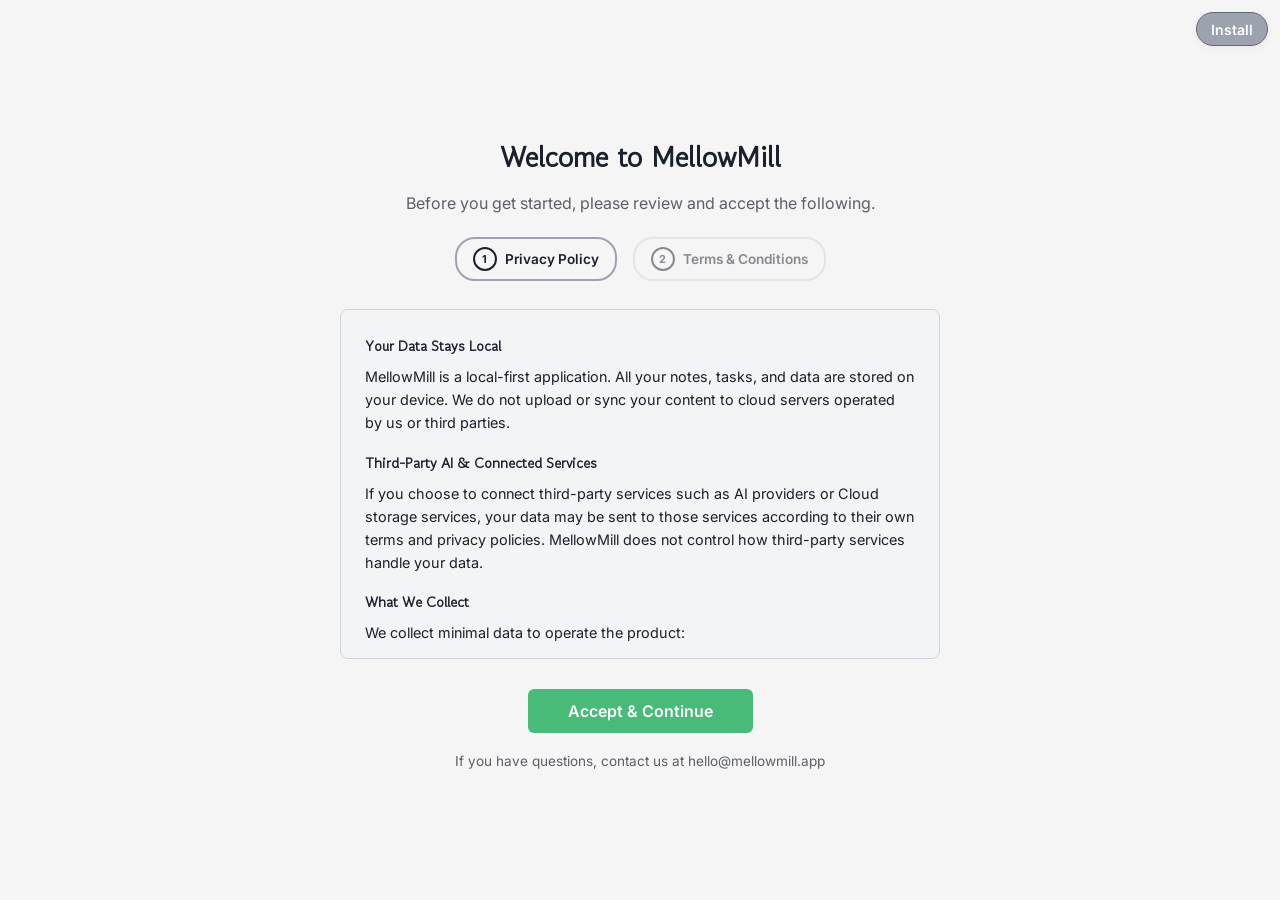
<file: privacy.html>
<!DOCTYPE html>
<html lang="en">

<head>
    <meta charset="UTF-8">
    <meta name="viewport" content="width=device-width, initial-scale=1.0">
    <title>Welcome - MellowMill</title>
    <meta name="theme-color" content="#6a4caf">
    <link rel="icon" href="icon_recreated_macos.png" type="image/png">
    <link rel="manifest" href="manifest.webmanifest">
    <script src="platform-web.js"></script>
    <link rel="stylesheet" href="common.css">
    <link rel="stylesheet" href="https://cdnjs.cloudflare.com/ajax/libs/font-awesome/6.5.2/css/all.min.css"
        integrity="sha512-SnH5WK+bZxgPHs44uWIX+LLJAJ9/2PkPKZ5QiAj6Ta86w+fsb2TkcmfRyVX3pBnMFcV7oQPJkl9QevSCWr3W6A=="
        crossorigin="anonymous" referrerpolicy="no-referrer" />
    <script src="common.js"></script>
    <style>
        html {
            background-color: var(--color-background);
            margin: 0;
            padding: 0;
            height: 100%;
        }

        body {
            margin: 0;
            padding: 0;
            font-family: var(--font-family-base);
            background-color: var(--color-background);
            color: var(--color-text);
            display: flex;
            justify-content: center;
            align-items: center;
            min-height: 100vh;
        }

        .onboarding-container {
            max-width: 600px;
            width: 100%;
            padding: 40px;
            text-align: center;
        }

        .onboarding-container h1 {
            font-size: 1.8em;
            margin-bottom: 8px;
        }

        .onboarding-container .subtitle {
            font-size: 1em;
            color: var(--color-text);
            opacity: 0.7;
            margin-bottom: 24px;
        }

        /* Step indicators */
        .step-indicators {
            display: flex;
            justify-content: center;
            gap: 16px;
            margin-bottom: 28px;
        }

        .step-indicator {
            display: flex;
            align-items: center;
            gap: 8px;
            padding: 8px 16px;
            border-radius: 20px;
            font-size: 0.85em;
            font-weight: 600;
            border: 2px solid var(--color-border);
            color: var(--color-text);
            opacity: 0.5;
            transition: all 0.4s ease;
        }

        .step-indicator.active {
            border-color: var(--color-primary);
            opacity: 1;
        }

        .step-indicator.completed {
            border-color: #48bb78;
            color: #48bb78;
            opacity: 1;
        }

        .step-number {
            width: 20px;
            height: 20px;
            border-radius: 50%;
            border: 2px solid currentColor;
            display: flex;
            align-items: center;
            justify-content: center;
            font-size: 0.8em;
            font-weight: 700;
            transition: all 0.4s ease;
        }

        .step-indicator.completed .step-number {
            background-color: #48bb78;
            border-color: #48bb78;
            color: white;
        }

        /* Slide container */
        .slides-wrapper {
            position: relative;
            overflow: hidden;
            margin-bottom: 30px;
        }

        .slide {
            transition: transform 0.5s cubic-bezier(0.4, 0, 0.2, 1), opacity 0.5s ease;
        }

        .slide.slide-out-left {
            transform: translateX(-100%);
            opacity: 0;
            position: absolute;
            top: 0;
            left: 0;
            right: 0;
        }

        .slide.slide-in-right {
            animation: slideInRight 0.5s cubic-bezier(0.4, 0, 0.2, 1) forwards;
        }

        @keyframes slideInRight {
            from {
                transform: translateX(100%);
                opacity: 0;
            }
            to {
                transform: translateX(0);
                opacity: 1;
            }
        }

        .scroll-content {
            text-align: left;
            background-color: var(--color-background2);
            border: 1px solid var(--color-border);
            border-radius: 8px;
            padding: 24px;
            max-height: 300px;
            overflow-y: auto;
            font-size: 0.9em;
            line-height: 1.6;
        }

        .scroll-content h3 {
            margin-top: 16px;
            margin-bottom: 8px;
            font-size: 1em;
        }

        .scroll-content h3:first-child {
            margin-top: 0;
        }

        .scroll-content p {
            margin: 0 0 12px 0;
        }

        .scroll-content ul {
            margin: 0 0 12px 0;
            padding-left: 20px;
        }

        .scroll-content li {
            margin-bottom: 4px;
        }

        .onboarding-actions {
            display: flex;
            flex-direction: column;
            gap: 12px;
            align-items: center;
        }

        .onboarding-actions button {
            padding: 12px 40px;
            font-size: 1em;
            font-family: var(--font-family-base);
            border: none;
            border-radius: 6px;
            cursor: pointer;
            font-weight: 600;
            transition: background-color 0.2s;
        }

        .btn-accept {
            background-color: #48bb78;
            color: white;
        }

        .btn-accept:hover {
            opacity: 0.9;
        }

        .btn-accept:disabled {
            opacity: 0.5;
            cursor: not-allowed;
        }
    </style>
</head>

<body>
    <div class="onboarding-container">
        <h1>Welcome to MellowMill</h1>
        <p class="subtitle">Before you get started, please review and accept the following.</p>

        <div class="step-indicators">
            <div class="step-indicator active" id="step-privacy">
                <span class="step-number" aria-hidden="true">1</span>
                <span>Privacy Policy</span>
            </div>
            <div class="step-indicator" id="step-terms">
                <span class="step-number" aria-hidden="true">2</span>
                <span>Terms &amp; Conditions</span>
            </div>
        </div>

        <div class="slides-wrapper">
            <div class="slide" id="slide-privacy">
                <div class="scroll-content">
                    <h3>Your Data Stays Local</h3>
                    <p>MellowMill is a local-first application. All your notes, tasks, and data are stored on your device. We do not upload or sync your content to cloud servers operated by us or third parties.</p>

                    <h3>Third-Party AI &amp; Connected Services</h3>
                    <p>If you choose to connect third-party services such as AI providers or Cloud storage services, your data may be sent to those services according to their own terms and privacy policies. MellowMill does not control how third-party services handle your data.</p>

                    <h3>What We Collect</h3>
                    <p>We collect minimal data to operate the product:</p>
                    <ul>
                        <li><strong>License validation:</strong> When you register or activate a license, your email address and order ID are sent to our server to verify your purchase.</li>
                    </ul>
                    <p>Your license and email data is stored on secure servers and is never sold or shared with third parties for marketing.</p>
                    <p>You may request to have your registration data deleted at any time by contacting us. Note that this may deactivate your access to specific features and functionality you have paid for.</p>

                    <h3>What We Don't Collect</h3>
                    <ul>
                        <li>We do not collect analytics or usage telemetry.</li>
                        <li>We do not read or transmit your notes or files.</li>
                        <li>We do not use cookies or third-party trackers.</li>
                    </ul>

                    <h3>Third-Party Services</h3>
                    <p>License purchases are processed by Stripe. Their privacy policy applies to transactions made through their platform.</p>

                    <p>We may update this policy from time to time. We will notify you of any significant changes via the app or our website.</p>
                </div>
            </div>

            <div class="slide" id="slide-terms" style="display: none;">
                <div class="scroll-content">
                    <h3>License &amp; Usage</h3>
                    <p>MellowMill is licensed, not sold. By using this software, you are granted a non-exclusive, non-transferable license to use the application on your personal devices in accordance with your license tier (Unlicensed, Free, Core, or Professional).</p>
                    <p>We reserve the right to modify the features included in each license tier at any time.</p>

                    <h3>Intellectual Property</h3>
                    <p>All rights, title, and interest in MellowMill, including its design, code, and branding, remain the property of MellowMill. You may not reverse-engineer, decompile, or modify the software.</p>

                    <h3>Your Content</h3>
                    <p>You retain full ownership of all notes, files, and data you create using MellowMill. Your content is stored locally on your device and is your responsibility to back up.</p>

                    <h3>Purchases &amp; Refunds</h3>
                    <p>License purchases are one-time payments processed through Stripe. Refund requests are handled according to Stripe's refund policy. License keys are tied to your email address and order ID.</p>

                    <h3>Roadmap</h3>
                    <p>Access to the product roadmap is available to users who purchase a Core or Professional license, or who register for a free account. This access is provided as a courtesy and does not constitute a commitment to develop, release, or deliver any features listed.</p>

                    <h3>Limitation of Liability</h3>
                    <p>MellowMill is provided on an 'as is' and 'as available' basis. We do not warrant that the software will be uninterrupted or error-free. We are not liable for any data loss, damages, or issues arising from the use of the software. You are responsible for maintaining backups of your data.</p>

                    <h3>Acceptable Use</h3>
                    <p>You agree not to use MellowMill for any unlawful purpose, or to attempt to circumvent license restrictions or security measures.</p>

                    <h3>Governing Law</h3>
                    <p>These terms are governed by the laws of England and Wales. Any disputes shall be resolved in the courts of England and Wales.</p>

                    <h3>Termination</h3>
                    <p>We reserve the right to revoke your license if you violate these terms. Upon termination, you must stop using the software. Your locally stored data remains yours.</p>
                </div>
            </div>
        </div>

        <div class="onboarding-actions">
            <button class="btn-accept" id="btn-continue" onclick="advance()">Accept &amp; Continue</button>
            <p style="font-size: 0.85em; opacity: 0.7; margin-top: 8px;">If you have questions, contact us at hello@mellowmill.app</p>
        </div>
    </div>

    <script>
        let currentStep = 'privacy';

        async function advance() {
            if (currentStep === 'privacy') {
                await acceptPrivacyStep();
            } else {
                await acceptTermsStep();
            }
        }

        async function acceptPrivacyStep() {
            const btn = document.getElementById('btn-continue');
            btn.disabled = true;

            try {
                const { invoke } = window.__TAURI__.core;
                await invoke('accept_privacy_policy');
                transitionToTerms();
            } catch (error) {
                console.error('Error:', error);
                btn.disabled = false;
                alert('Something went wrong. Please try again.');
            }
        }

        async function acceptTermsStep() {
            const btn = document.getElementById('btn-continue');
            btn.disabled = true;
            btn.textContent = 'Setting up...';

            try {
                const { invoke } = window.__TAURI__.core;
                await invoke('accept_terms');
                window.location.href = '/benefits.html';
            } catch (error) {
                console.error('Error:', error);
                btn.disabled = false;
                btn.innerHTML = 'Accept &amp; Continue';
                alert('Something went wrong. Please try again.');
            }
        }

        function transitionToTerms() {
            currentStep = 'terms';

            // Animate the privacy step indicator to completed
            const stepPrivacy = document.getElementById('step-privacy');
            stepPrivacy.classList.remove('active');
            stepPrivacy.classList.add('completed');

            // Activate the terms step indicator
            const stepTerms = document.getElementById('step-terms');
            stepTerms.classList.add('active');

            // Slide out privacy content
            const slidePrivacy = document.getElementById('slide-privacy');
            slidePrivacy.classList.add('slide-out-left');

            // After a brief delay, show and slide in terms content, re-enable the button
            setTimeout(() => {
                slidePrivacy.style.display = 'none';

                const slideTerms = document.getElementById('slide-terms');
                slideTerms.style.display = '';
                slideTerms.classList.add('slide-in-right');

                document.getElementById('btn-continue').disabled = false;
            }, 300);
        }

        // On load, check if privacy was already accepted (e.g. user closed app mid-flow)
        async function checkStep() {
            try {
                const { invoke } = window.__TAURI__.core;
                const step = await invoke('check_first_run');
                if (step === 'terms') {
                    // Skip straight to terms without animation
                    currentStep = 'terms';
                    document.getElementById('step-privacy').classList.remove('active');
                    document.getElementById('step-privacy').classList.add('completed');
                    document.getElementById('step-terms').classList.add('active');
                    document.getElementById('slide-privacy').style.display = 'none';
                    document.getElementById('slide-terms').style.display = '';
                } else if (step === 'none') {
                    window.location.href = '/menu.html';
                }
            } catch (e) {
                console.error('Error checking step:', e);
            }
        }
        checkStep();
    </script>
</body>

</html>
</file>
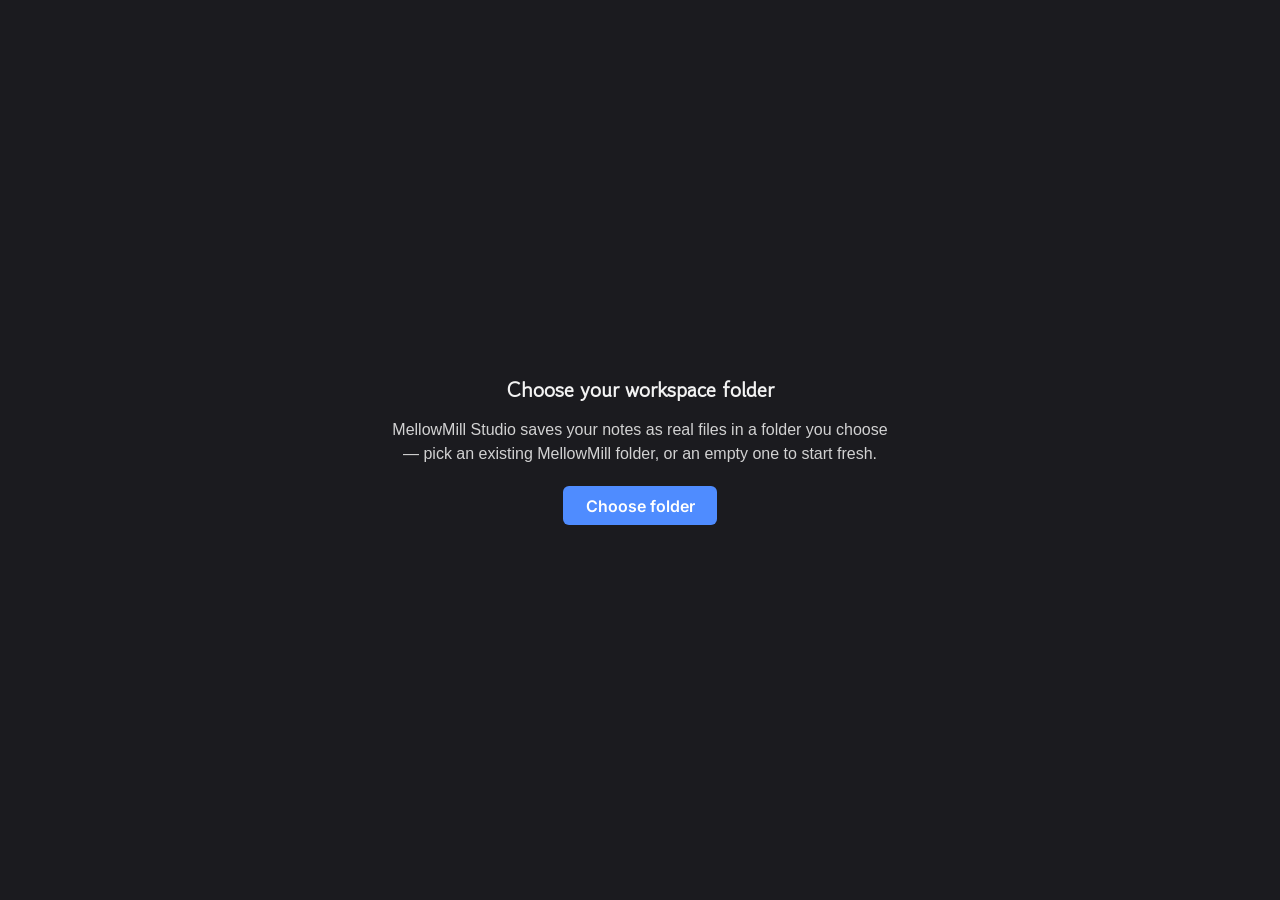
<file: settings.html>
<!DOCTYPE html>
<html lang="en">

<head>
    <meta charset="UTF-8">
    <meta name="viewport" content="width=device-width, initial-scale=1.0">
    <title>Settings - MellowMill</title>
    <meta name="theme-color" content="#6a4caf">
    <link rel="icon" href="icon_recreated_macos.png" type="image/png">
    <link rel="manifest" href="manifest.webmanifest">
    <script src="platform-web.js"></script>
    <!-- Apply dark mode immediately to prevent flash -->
    <script>
        (function() {
            if (localStorage.getItem('darkMode') === 'true') {
                document.documentElement.setAttribute('data-theme', 'dark');
            }
        })();
    </script>
    <link rel="stylesheet" href="common.css">
    <link rel="stylesheet" href="https://cdnjs.cloudflare.com/ajax/libs/font-awesome/6.5.2/css/all.min.css"
        integrity="sha512-SnH5WK+bZxgPHs44uWIX+LLJAJ9/2PkPKZ5QiAj6Ta86w+fsb2TkcmfRyVX3pBnMFcV7oQPJkl9QevSCWr3W6A=="
        crossorigin="anonymous" referrerpolicy="no-referrer" />
    <script src="license.js"></script>
    <script src="common.js"></script>
    <script src="margin-renderer.js"></script>
    <script src="publish.js"></script>
    <style>
        html[data-platform="web"] #new-template-button {
            display: none;
        }

        html[data-platform="web"] #debug-tab-button {
            display: flex !important;
        }

        html {
            background-color: var(--color-background);
            margin: 0;
            padding: 0;
            height: 100%;
            overflow-x: hidden;
            box-sizing: border-box;
        }

        html[data-platform="web"] #mcp-settings {
            display: none !important;
        }

        html[data-platform="web"] #updates-tab-button,
        html[data-platform="web"] #updates-tab {
            display: none !important;
        }

        html:not([data-platform="web"]) .web-only {
            display: none !important;
        }

        #pwa-install-button {
            display: none !important;
        }
        
        *, *::before, *::after {
            box-sizing: border-box;
        }
        
        body {
            margin: 0;
            padding: 0;
            font-family: var(--font-family-base);
            background-color: var(--color-background);
            color: var(--color-text);
            display: flex;
            flex-direction: column;
            height: 100vh;
            overflow-x: hidden;
            width: 100%;
        }

        h1, h2, h3, h4, h5, h6 {
            font-family: var(--font-family-heading);
        }

        .title-bar {
            display: flex;
            justify-content: space-between;
            align-items: center;
            padding: 0 15px;
            background-color: var(--color-background2);
            border-bottom: 1px solid var(--color-border);
            height: 50px;
            box-sizing: border-box;
            flex-shrink: 0;
            width: 100%;
        }

        .title-bar-left {
            display: flex;
            align-items: center;
        }

        /* macOS: the native title bar is transparent so the window background
           shows through at the top. Reserve space at the top of both columns
           so the back button and content clear the traffic-light buttons and
           aren't jammed against the top edge. Dragging is handled by
           data-tauri-drag-region on the sidebar. Scoped to mac. */
        :root[data-os="mac"] .settings-tabs,
        :root[data-os="mac"] .settings-content {
            padding-top: 34px;
        }

        .title-bar-title {
            font-size: 1.1em;
            font-weight: bold;
            color: var(--color-text);
            margin: 0 auto;
        }

        .app-info-section {
            background-color: transparent;
            border-bottom: 1px solid var(--color-border);
            padding: 0 0 20px 0;
            margin-bottom: 20px;
            text-align: left;
        }

        .app-info-content {
            display: flex;
            flex-direction: column;
            align-items: center;
            gap: 5px;
        }

        .app-name {
            font-size: 1.3em;
            font-weight: bold;
            color: var(--color-text);
        }

        .app-edition {
            font-size: 0.9em;
            color: var(--color-text);
            opacity: 0.7;
        }

        .app-edition:not(:empty)::after {
            content: " ";
        }

        .app-version {
            font-size: 0.9em;
            color: var(--color-text);
            opacity: 0.7;
        }

        .icon-button {
            color: var(--color-text);
            text-decoration: none;
            font-size: 1.3em;
            padding: 10px;
            display: inline-block;
        }

        .icon-button:hover {
            color: var(--color-primary);
        }

        .settings-main {
            display: flex;
            flex-grow: 1;
            height: 100vh;
            overflow: hidden;
            overflow-x: hidden;
            width: 100%;
            min-width: 0;
        }

        .settings-tabs {
            width: 220px;
            background-color: var(--color-sidebar);
            border-right: 1px solid var(--color-sidebar-border);
            padding: 0 0 16px 0;
            flex-shrink: 0;
            overflow-y: auto;
        }

        .settings-tabs-header {
            display: flex;
            align-items: center;
            gap: 8px;
            padding: 12px 16px;
            margin-bottom: 8px;
        }

        .settings-tabs-title {
            margin: 0;
            color: var(--color-text);
            font-family: var(--font-family-heading);
            font-size: 1.05rem;
            font-weight: 700;
            letter-spacing: 0.01em;
        }

        .settings-tabs-header .icon-button {
            font-size: 1rem;
            padding: 6px;
        }

        :root[data-platform="web"] .settings-tabs-header {
            flex-direction: column;
            align-items: flex-start;
            gap: 2px;
        }

        :root[data-platform="web"] .settings-tabs-title {
            order: -1;
        }

        .settings-home-icon {
            display: none;
        }

        :root[data-platform="web"] .settings-home-icon {
            display: inline-block;
        }

        :root[data-platform="web"] .settings-back-arrow {
            display: none;
        }

        .tab-button {
            display: flex;
            align-items: center;
            padding: 10px 16px 10px 12px;
            margin: 2px 8px;
            cursor: pointer;
            border: 1px solid transparent;
            background: none;
            color: var(--color-text);
            font-family: var(--font-family-base);
            font-size: 0.875rem;
            width: calc(100% - 16px);
            text-align: left;
            transition: all 0.4s cubic-bezier(0.4, 0, 0.2, 1);
            position: relative;
            border-top-left-radius: 0;
            border-bottom-left-radius: 0;
            border-top-right-radius: 8px;
            border-bottom-right-radius: 8px;
        }

        .tab-button::before {
            content: '';
            position: absolute;
            left: 0;
            top: 0;
            bottom: 0;
            width: 0;
            background-color: transparent;
            transition: all 0.2s ease;
        }

        .tab-button:hover {
            background-color: rgba(255, 255, 255, 0.2);
            backdrop-filter: blur(8px);
            -webkit-backdrop-filter: blur(12px);
            border: 1px solid rgba(0, 0, 0, 0.1);
            box-shadow: 0px 4px 8px rgba(0, 0, 0, 0.15), 0 0 5px rgba(255, 255, 255, 0.5) inset;
        }

        [data-theme="dark"] .tab-button:hover {
            background-color: rgba(45, 55, 72, 0.2);
            border: 1px solid rgba(255, 255, 255, 0.1);
            box-shadow: 0px 4px 8px rgba(0, 0, 0, 0.3), 0 0 5px rgba(255, 255, 255, 0.1) inset;
        }

        .tab-button.active {
            background-color: var(--color-background2);
            color: var(--color-primary);
            font-weight: 600;
            border-top-left-radius: 0;
            border-bottom-left-radius: 0;
            border-top-right-radius: 8px;
            border-bottom-right-radius: 8px;
        }

        .tab-button.active::before {
            width: 3px;
            background-color: var(--color-primary);
        }

        .tab-button i {
            margin-right: 12px;
            font-size: 1rem;
            width: 20px;
            text-align: center;
            flex-shrink: 0;
        }

        .settings-content {
            flex-grow: 1;
            overflow-y: auto;
            overflow-x: hidden;
            min-width: 0;
            width: 100%;
        }

        .tab-content {
            display: none;
            padding: 20px 60px 40px 60px;
            max-width: 800px;
            margin: 0 auto;
            width: 100%;
            box-sizing: border-box;
            overflow-x: hidden;
        }

        .tab-content.active {
            display: block;
        }

        .settings-container {
            flex-grow: 1;
            padding: 40px 60px;
            max-width: 800px;
            margin: 0 auto;
            width: 100%;
            background-color: var(--color-background);
            box-sizing: border-box;
            overflow-x: hidden;
        }

        .settings-section {
            background-color: var(--color-background2);
            border: 1px solid var(--color-border);
            border-radius: 10px;
            padding: 20px 28px;
            margin-bottom: 24px;
            box-shadow: 0 1px 2px rgba(0, 0, 0, 0.04);
        }

        .workspace-info {
            margin: 0 0 24px 0;
            padding: 0;
        }

        .workspace-info-text {
            display: flex;
            align-items: flex-start;
            gap: 8px;
            margin: 0 0 12px 0;
            font-size: 0.8125rem;
            line-height: 1.5;
            color: var(--color-text);
            opacity: 0.75;
        }

        .workspace-info-text i {
            color: var(--color-primary);
            flex-shrink: 0;
            margin-top: 2px;
        }

        .workspace-info-path {
            display: flex;
            align-items: center;
            gap: 8px;
            padding: 8px 12px;
            border-radius: 6px;
            background-color: var(--color-background2);
            border: 1px solid var(--color-border);
            font-size: 0.8125rem;
            color: var(--color-text);
            word-break: break-all;
        }

        .workspace-info-path i {
            color: var(--color-text);
            opacity: 0.5;
            flex-shrink: 0;
        }

        .workspace-info-path span {
            font-family: monospace;
        }

        .workspace-switch-button {
            display: inline-flex;
            align-items: center;
            gap: 8px;
            margin-top: 12px;
            text-decoration: none;
        }

        .settings-section h2 {
            margin-top: 0;
            padding-top: 0;
            padding-bottom: 12px;
            margin-bottom: 16px;
            border-bottom: 1px solid var(--color-border);
            color: var(--color-primary);
            font-size: 1.35rem;
            font-weight: 700;
            text-transform: uppercase;
            letter-spacing: 0.1em;
        }

        .settings-section .setting-item label {
            font-weight: 500;
            font-size: 0.9rem;
            text-transform: none;
            letter-spacing: 0;
        }

        .settings-section .setting-item:first-of-type {
            margin-top: 8px;
        }

        .settings-section .setting-item:last-child {
            margin-bottom: 4px;
        }

        .setting-item {
            margin: 24px 0;
            display: flex;
            align-items: center;
            justify-content: space-between;
        }

        .setting-item.setting-item-stacked {
            flex-direction: column;
            align-items: stretch;
            gap: 8px;
        }

        .publish-folder-control {
            display: flex;
            gap: 8px;
            width: 100%;
        }

        .publish-folder-control input {
            flex: 1;
            min-width: 0;
        }

        #publish-status {
            margin: 0;
        }

        .publish-progress-icon {
            display: inline-flex;
            align-items: center;
            justify-content: center;
            width: 1rem;
            min-width: 1rem;
            height: 1em;
            margin-left: 8px;
            color: #fff;
        }

        #publish-status.publish-status-text {
            white-space: nowrap;
        }

        .publish-progress-icon i {
            font-size: 0.9rem;
        }

        .setting-item.setting-item-stacked label {
            min-width: 0;
            margin-right: 0;
        }

        .setting-item.setting-item-with-hint {
            flex-wrap: wrap;
        }

        .setting-item.setting-item-with-hint .setting-help-text {
            flex-basis: 100%;
            margin-top: 8px;
        }

        .setting-help-text {
            margin: 0;
            font-size: 0.8125rem;
            line-height: 1.45;
            color: var(--color-text);
            opacity: 0.75;
        }

        .people-list {
            display: flex;
            flex-direction: column;
            gap: 4px;
            margin-top: 16px;
        }

        .people-list-item {
            display: flex;
            align-items: center;
            gap: 10px;
            padding: 8px 4px;
            border-bottom: 1px solid var(--color-border);
        }

        .people-list-item:last-child {
            border-bottom: none;
        }

        .people-list-item .person-avatar {
            width: 28px;
            height: 28px;
            font-size: 0.85em;
        }

        .people-list-item .people-list-name {
            flex: 1;
            font-size: 0.9rem;
        }

        .people-list-item .people-list-upload-btn {
            padding: 4px 10px;
            border: 1px solid var(--color-border);
            border-radius: 5px;
            background-color: var(--color-background);
            color: var(--color-text);
            font-size: 0.8rem;
            cursor: pointer;
        }

        .people-list-item .people-list-upload-btn:hover {
            border-color: var(--color-text-secondary);
        }

        .people-list-me-btn {
            display: inline-flex;
            align-items: center;
            justify-content: center;
            width: 26px;
            height: 26px;
            border: none;
            background: none;
            border-radius: 5px;
            cursor: pointer;
            color: var(--color-text-secondary);
        }

        .people-list-me-btn:hover {
            background-color: var(--color-border);
        }

        .people-list-me-btn.active {
            color: #f5a623;
        }

        .people-list-empty {
            font-size: 0.85rem;
            color: var(--color-text);
            opacity: 0.6;
            padding: 8px 0;
        }

        .setting-item textarea {
            width: 100%;
            min-height: 120px;
            padding: 10px 12px;
            border: 1px solid var(--color-border);
            border-radius: 5px;
            background-color: var(--color-background);
            color: var(--color-text);
            font-family: inherit;
            font-size: 0.875rem;
            line-height: 1.5;
            resize: vertical;
            box-sizing: border-box;
            transition: border-color 0.2s ease;
        }

        .setting-item textarea:focus {
            outline: none;
            border-color: var(--color-primary);
        }

        .setting-item label {
            font-weight: bold;
            margin-right: 20px;
            flex-shrink: 0;
            min-width: 150px;
            color: var(--color-text) !important;
        }

        .setting-item input[type="text"],
        .setting-item input[type="number"],
        .setting-item input[type="email"],
        .setting-item select {
            flex: 1;
            max-width: 350px;
            min-width: 0;
            padding: 10px 12px;
            border: 1px solid var(--color-border);
            border-radius: 5px;
            background-color: var(--color-background);
            color: var(--color-text);
            font-family: inherit;
            font-size: 0.875rem;
            transition: all 0.2s ease;
            box-sizing: border-box;
        }

        .setting-item input[type="text"]:focus,
        .setting-item input[type="number"]:focus,
        .setting-item input[type="email"]:focus,
        .setting-item select:focus {
            outline: none;
            border-color: var(--color-primary);
        }

        /* Font size slider styles */
        .font-size-slider-container {
            display: flex;
            align-items: center;
            gap: 15px;
            flex: 1;
            max-width: 350px;
            min-width: 0;
        }

        .font-size-slider-container input[type="range"] {
            flex: 1;
            height: 6px;
            border-radius: 3px;
            background: var(--color-border);
            outline: none;
            -webkit-appearance: none;
            appearance: none;
        }

        .font-size-slider-container input[type="range"]::-webkit-slider-thumb {
            -webkit-appearance: none;
            appearance: none;
            width: 18px;
            height: 18px;
            border-radius: 50%;
            background: var(--color-primary);
            cursor: pointer;
            border: 2px solid var(--color-background2);
            transition: all 0.2s ease;
        }

        .font-size-slider-container input[type="range"]::-webkit-slider-thumb:hover {
            transform: scale(1.1);
            background: var(--color-primary-hover);
        }

        .font-size-slider-container input[type="range"]::-moz-range-thumb {
            width: 18px;
            height: 18px;
            border-radius: 50%;
            background: var(--color-primary);
            cursor: pointer;
            border: 2px solid var(--color-background2);
            transition: all 0.2s ease;
        }

        .font-size-slider-container input[type="range"]::-moz-range-thumb:hover {
            transform: scale(1.1);
            background: var(--color-primary-hover);
        }

        .font-size-slider-container input[type="range"]:focus {
            outline: none;
        }

        .font-size-slider-container input[type="range"]:focus::-webkit-slider-thumb {
            outline: 2px solid var(--color-primary);
            outline-offset: 2px;
        }

        .font-size-slider-container input[type="range"]:focus::-moz-range-thumb {
            outline: 2px solid var(--color-primary);
            outline-offset: 2px;
        }

        #font-size-value {
            min-width: 50px;
            text-align: right;
            font-weight: 600;
            color: var(--color-text);
            font-size: 0.875rem;
        }

        /* Email validation styles */
        .setting-item input[type="email"].invalid {
            border: 1px solid #e53e3e;
        }

        .setting-item input[type="email"].invalid:focus {
            border: 1px solid #e53e3e;
        }

        .setting-item input[type="email"].valid {
            border: 1px solid var(--color-border);
        }

        .setting-item input[type="color"] {
            width: 35px;
            height: 35px;
            aspect-ratio: 1 / 1;
            flex: 0 0 35px;
            border: 2px solid var(--color-border);
            border-radius: 50%;
            cursor: pointer;
            background: none;
            padding: 0;
            overflow: hidden;
        }

        .setting-item input[type="color"]::-webkit-color-swatch-wrapper {
            padding: 0;
            border-radius: 50%;
        }

        .setting-item input[type="color"]::-webkit-color-swatch {
            border: none;
            border-radius: 50%;
        }

        .setting-item input[type="color"]::-moz-color-swatch {
            border: none;
            border-radius: 50%;
        }

        /* Color Selector Styles */
        .color-selector {
            display: flex;
            gap: 12px;
            align-items: center;
        }

        .color-option {
            width: 30px;
            height: 30px;
            border-radius: 50%;
            border: none;
            cursor: pointer;
            padding: 0;
            transition: transform 0.2s ease, box-shadow 0.2s ease;
            background-color: transparent;
        }

        .color-option:hover {
            transform: scale(1.1);
        }

        .color-option.selected {
            outline: none;
            /* Box-shadow will be set dynamically via JavaScript */
        }

        .color-option:disabled {
            cursor: not-allowed;
            opacity: 0.35;
            transform: none;
        }

        .color-option:focus-visible {
            outline: 2px solid var(--color-primary);
            outline-offset: 2px;
        }

        .color-mode-setting {
            align-items: flex-start;
        }

        .color-mode-copy {
            display: flex;
            flex-direction: column;
            gap: 4px;
            min-width: 0;
        }

        .color-mode-copy label {
            margin-right: 0;
        }

        .color-mode-status {
            font-size: 0.8125rem;
            line-height: 1.4;
            color: var(--color-text-secondary);
        }

        .color-selector.is-disabled {
            opacity: 0.6;
        }

        .custom-colors-grid {
            display: grid;
            grid-template-columns: repeat(2, minmax(0, 1fr));
            gap: 12px;
            width: 100%;
        }

        .custom-fonts-grid {
            display: grid;
            grid-template-columns: repeat(2, minmax(0, 1fr));
            gap: 12px;
            width: 100%;
        }

        .custom-font-field {
            display: flex;
            flex-direction: column;
            gap: 6px;
            min-width: 0;
        }

        .custom-font-field label {
            min-width: 0;
            margin: 0;
            font-size: 0.8125rem;
            font-weight: 500;
        }

        .custom-font-field select {
            width: 100%;
            max-width: none;
        }

        .custom-font-preview {
            width: 100%;
            padding: 14px 16px;
            border: 1px solid var(--color-border);
            border-radius: 8px;
            background: var(--color-background);
        }

        .custom-font-preview-label {
            display: block;
            margin-bottom: 6px;
            color: var(--color-text-secondary);
            font-size: 0.7rem;
            font-weight: 600;
            letter-spacing: 0.08em;
            text-transform: uppercase;
        }

        .custom-font-preview h3 {
            margin: 0 0 6px;
            color: var(--color-text);
            font-size: 1.35rem;
        }

        .custom-font-preview p {
            margin: 0;
            color: var(--color-text);
            line-height: 1.5;
        }

        .custom-color-theme {
            display: grid;
            grid-template-columns: 1fr auto;
            gap: 8px 12px;
            align-items: center;
            padding: 12px;
            border: 1px solid var(--color-border);
            border-radius: 8px;
            background: var(--color-background);
        }

        .custom-color-theme h3 {
            grid-column: 1 / -1;
            margin: 0;
            color: var(--color-text);
            font-size: 0.9rem;
        }

        .custom-color-field label {
            min-width: 0;
            margin: 0;
            font-size: 0.8125rem;
            font-weight: 500;
        }

        .custom-color-input {
            width: 32px !important;
            height: 32px !important;
            flex-basis: 32px;
        }

        .custom-colors-item.is-disabled {
            opacity: 0.58;
        }

        .custom-color-input:disabled {
            cursor: not-allowed;
        }

        .custom-colors-contrast-note {
            margin: 0;
            padding: 8px 10px;
            border: 1px solid #d6a84f;
            border-radius: 6px;
            background-color: #fff8e1;
            color: #5a3e00;
            font-size: 0.8125rem;
            line-height: 1.4;
        }

        :root[data-theme="dark"] .custom-colors-contrast-note {
            border-color: #b88a2a;
            background-color: #3b2f14;
            color: #ffe8a3;
        }

        .custom-colors-actions {
            display: flex;
            align-items: center;
            gap: 12px;
            width: 100%;
        }

        .custom-colors-actions button {
            padding: 7px 12px;
            border: 1px solid var(--color-border);
            border-radius: 5px;
            background: var(--color-background);
            color: var(--color-text);
            cursor: pointer;
        }

        .custom-colors-actions button:hover {
            border-color: var(--color-primary);
            color: var(--color-primary);
        }

        #custom-colors-status.error {
            color: var(--color-error, #dc2626);
        }

        @media (max-width: 620px) {
            .custom-colors-grid,
            .custom-fonts-grid {
                grid-template-columns: 1fr;
            }
        }

        /* License status label styling */
        .setting-item label[for="license-status"] {
            white-space: normal;
            word-wrap: break-word;
            flex: 1;
            min-width: auto;
        }

        /* Inline confirmation / error shown after a Stripe checkout, in place of
           a popup dialog. */
        .checkout-message {
            margin-top: 8px;
            padding: 12px 16px;
            border-radius: 6px;
            font-size: 0.875rem;
            border: 1px solid transparent;
        }
        .checkout-message.success {
            color: #166534;
            background-color: rgba(22, 163, 74, 0.12);
            border-color: rgba(22, 163, 74, 0.35);
        }
        .checkout-message.error {
            color: #991b1b;
            background-color: rgba(220, 38, 38, 0.10);
            border-color: rgba(220, 38, 38, 0.35);
        }
        :root[data-theme="dark"] .checkout-message.success { color: #86efac; }
        :root[data-theme="dark"] .checkout-message.error { color: #fca5a5; }

        .web-payment-container {
            margin-top: 16px;
            padding: 16px;
            border: 1px solid var(--color-border);
            border-radius: 8px;
            background: var(--color-background2);
        }

        .web-payment-element {
            min-height: 140px;
        }

        .web-payment-actions {
            display: flex;
            gap: 8px;
            flex-wrap: wrap;
            margin-top: 16px;
        }

        .web-payment-error {
            margin-top: 10px;
            color: var(--color-error, #dc2626);
            font-size: 0.875rem;
        }

        .web-payment-summary {
            margin: 0 0 12px;
            color: var(--color-text-muted, var(--color-text));
            font-size: 0.875rem;
        }

        .license-token-panel,
        .license-token-restore {
            margin-top: 16px;
            padding: 14px 16px;
            border: 1px solid var(--color-border);
            border-radius: 8px;
            background: var(--color-background2);
        }

        .license-token-panel h3,
        .license-token-restore h3 {
            margin: 0 0 6px;
            font-size: 0.95rem;
        }

        .license-token-help {
            margin: 0 0 12px;
            color: var(--color-text-muted, var(--color-text));
            font-size: 0.8125rem;
            line-height: 1.45;
        }

        .license-token-textarea {
            width: 100%;
            min-height: 92px;
            resize: vertical;
            padding: 10px;
            border: 1px solid var(--color-border);
            border-radius: 6px;
            background: var(--color-background);
            color: var(--color-text);
            font: 0.75rem/1.45 ui-monospace, SFMono-Regular, Menlo, Consolas, monospace;
        }

        .license-token-actions {
            display: flex;
            gap: 8px;
            flex-wrap: wrap;
            margin-top: 10px;
        }

        /* Licensed status styling - kept for backwards compatibility */
        .license-status-licensed {
            color: #28a745;
            font-weight: bold;
        }

        .license-status-unlicensed {
            color: #6c757d;
        }

        /* Toggle Switch Styles */
        .toggle-switch {
            position: relative;
            display: inline-block;
            width: 48px;
            height: 24px;
        }

        /* Button Styles */
        button {
            background-color: var(--color-primary);
            color: var(--color-on-primary);
            border: 1px solid var(--color-primary-dark);
            padding: 10px 20px;
            border-radius: 5px;
            cursor: pointer;
            font-size: 0.875rem;
            font-weight: 600;
            font-family: var(--font-family-base);
            transition: all 0.2s ease;
        }

        button:hover {
            background-color: var(--color-primary-hover);
            border-color: var(--color-primary-dark);
        }

        button:active {
            transform: scale(0.98);
        }

        button.remove-license-button {
            background-color: transparent;
            color: var(--color-text);
            border: 1px solid var(--color-border-strong);
            margin-left: 8px;
        }

        button.remove-license-button:hover {
            background-color: #dc3545;
            border-color: #dc3545;
            color: white;
        }

        button:disabled {
            background-color: var(--color-border);
            border-color: var(--color-border-strong);
            color: var(--color-text-secondary);
            cursor: not-allowed;
            transform: none;
            opacity: 0.6;
        }

        /* License activation form styles */
        .license-activation-form {
            background-color: var(--color-background2);
            border-radius: 8px;
            padding: 24px;
            margin: 20px 0;
            max-width: 500px;
            width: 100%;
            box-sizing: border-box;
        }

        .license-activation-form h3 {
            margin: 0 0 20px 0;
            font-size: 1.1em;
            color: var(--color-text);
            font-weight: 600;
        }

        .form-group {
            margin-bottom: 20px;
        }

        .form-group label {
            display: block;
            margin-bottom: 8px;
            font-weight: 600;
            font-size: 0.875rem;
            color: var(--color-text);
        }

        .form-group input {
            width: 100%;
            max-width: 100%;
            padding: 12px 16px;
            border: 1px solid var(--color-border);
            border-radius: 6px;
            background-color: var(--color-background);
            color: var(--color-text);
            font-family: inherit;
            font-size: 0.875rem;
            transition: all 0.2s ease;
            box-sizing: border-box;
        }

        .form-group input:focus {
            outline: none;
            border-color: var(--color-primary);
            box-shadow: 0 0 0 3px rgba(101, 77, 182, 0.1);
        }

        .form-group input:disabled,
        .form-group input[readonly] {
            background-color: var(--color-background2);
            opacity: 0.7;
            cursor: not-allowed;
        }

        .activate-button-container {
            margin-top: 24px;
        }

        .activate-button-container button {
            width: 100%;
            padding: 12px 24px;
            font-size: 0.9375rem;
            font-weight: 600;
        }

        .buy-license-table-link {
            color: var(--color-primary);
            text-decoration: none;
            font-weight: 600;
            transition: all 0.2s ease;
        }

        .buy-license-table-link:hover {
            color: var(--color-primary-hover);
            text-decoration: underline;
        }

        .buy-license-table-link i {
            margin-left: 4px;
            font-size: 0.85em;
        }

        .buy-license-table-btn {
            display: inline-flex;
            align-items: center;
            gap: 6px;
            background-color: var(--color-primary);
            color: var(--color-on-primary);
            text-decoration: none;
            padding: 6px 14px;
            border-radius: 5px;
            font-weight: 600;
            font-size: 0.8125rem;
            transition: all 0.2s ease;
            border: 1px solid var(--color-primary-dark);
        }

        .buy-license-table-btn:hover {
            background-color: var(--color-primary-hover);
            transform: translateY(-1px);
            box-shadow: 0 2px 6px rgba(0, 0, 0, 0.15);
        }

        .buy-license-table-btn:active {
            transform: translateY(0);
        }

        .buy-license-button {
            display: inline-flex;
            align-items: center;
            gap: 10px;
            background-color: var(--color-primary);
            color: var(--color-on-primary);
            text-decoration: none;
            padding: 12px 24px;
            border-radius: 6px;
            font-weight: 600;
            font-size: 0.9375rem;
            transition: all 0.2s ease;
            border: 1px solid var(--color-primary-dark);
            margin: 20px 0;
        }

        .buy-license-button:hover {
            background-color: var(--color-primary-hover);
            transform: translateY(-1px);
            box-shadow: 0 4px 8px rgba(0, 0, 0, 0.15);
        }

        .buy-license-button:active {
            transform: translateY(0);
        }

        .buy-license-button i {
            font-size: 1rem;
        }

        /* License key input and button container */
        .license-input-container {
            display: flex;
            gap: 10px;
            align-items: center;
            width: 100%;
        }

        .license-input-container input {
            flex: 1;
        }

        .license-input-container button {
            flex-shrink: 0;
            min-width: 80px;
        }

        .toggle-switch input {
            opacity: 0;
            width: 100%;
            height: 100%;
            position: absolute;
            top: 0;
            left: 0;
            margin: 0;
            cursor: pointer;
            z-index: 2;
        }

        .toggle-slider {
            position: absolute;
            cursor: pointer;
            top: 0;
            left: 0;
            right: 0;
            bottom: 0;
            background-color: var(--color-border);
            transition: all 0.3s ease;
            border-radius: 24px;
            border: 1px solid var(--color-border-strong);
            z-index: 1;
        }

        .toggle-slider:before {
            position: absolute;
            content: "";
            height: 18px;
            width: 18px;
            left: 2px;
            bottom: 2px;
            background-color: var(--color-background2);
            transition: all 0.3s ease;
            border-radius: 50%;
        }

        .toggle-switch input:checked+.toggle-slider {
            background-color: var(--color-primary);
            border-color: var(--color-primary-dark);
        }

        .toggle-switch input:checked+.toggle-slider:before {
            transform: translateX(24px);
        }

        .toggle-switch input:focus-visible+.toggle-slider {
            outline: 2px solid var(--color-primary);
            outline-offset: 1px;
        }

        .publish-menu-switch {
            position: relative;
            display: grid;
            grid-template-columns: repeat(2, minmax(0, 1fr));
            align-items: stretch;
            width: 136px;
            height: 32px;
            padding: 2px;
            flex-shrink: 0;
            border: 1px solid var(--color-border-strong);
            border-radius: 999px;
            background-color: var(--color-background2);
        }

        .publish-menu-switch input {
            position: absolute;
            width: 1px;
            height: 1px;
            opacity: 0;
        }

        .settings-section .setting-item .publish-menu-switch label {
            position: relative;
            z-index: 1;
            display: flex;
            align-items: center;
            justify-content: center;
            min-width: 0;
            margin: 0;
            margin-right: 0;
            border-radius: 999px;
            color: var(--color-text-secondary) !important;
            cursor: pointer;
            font-size: 0.75rem;
            font-weight: 600;
            line-height: 1;
            white-space: nowrap;
        }

        .settings-section .setting-item .publish-menu-switch input:checked+label {
            color: var(--color-on-primary, #fff) !important;
        }

        .publish-menu-switch input:focus-visible+label {
            outline: 2px solid var(--color-primary);
            outline-offset: 2px;
        }

        .publish-menu-switch-thumb {
            position: absolute;
            top: 2px;
            left: 2px;
            z-index: 0;
            width: calc(50% - 2px);
            height: calc(100% - 4px);
            border: 1px solid var(--color-primary-dark);
            border-radius: 999px;
            background-color: var(--color-primary);
            transition: transform 0.2s ease;
            pointer-events: none;
        }

        #publish-menu-top:checked~.publish-menu-switch-thumb {
            transform: translateX(100%);
        }

        /* Hide non-account sections when unlicensed */
        .settings-section.hidden-unlicensed {
            display: none;
        }

        /* License Comparison Styles */
        .license-comparison {
            display: grid;
            grid-template-columns: 1fr 1fr 1fr;
            gap: 20px;
            margin-top: 20px;
            width: 100%;
            box-sizing: border-box;
            overflow-x: hidden;
        }

        .license-comparison.license-comparison-single {
            grid-template-columns: minmax(0, 1fr);
        }

        .license-comparison.license-comparison-single .license-tier,
        .license-comparison.license-comparison-single .license-tier:hover {
            border: none;
            background-color: transparent;
            box-shadow: none;
        }

        .license-comparison.license-comparison-single .tier-header,
        .license-comparison.license-comparison-single .tier-action {
            border: none;
            background-color: transparent;
        }

        .license-tier {
            border: 1px solid var(--color-border-strong);
            border-radius: 8px;
            padding: 0;
            background-color: var(--color-background2);
            transition: all 0.3s ease;
            overflow: hidden;
            display: flex;
            flex-direction: column;
        }

        .license-tier:hover {
            border-color: var(--color-primary);
        }

        .license-tier.free {
            border-color: var(--color-primary);
            border-width: 2px;
            position: relative;
        }

        .license-tier.free::before {
            content: "CURRENT VERSION";
            position: absolute;
            top: 0;
            left: 0;
            right: 0;
            background-color: var(--color-primary);
            color: var(--color-on-primary);
            padding: 8px 12px;
            font-size: 0.6875rem;
            font-weight: bold;
            letter-spacing: 0.5px;
            text-align: center;
            border-radius: 10px 10px 0 0;
        }

        .tier-header {
            background-color: var(--color-background2);
            padding: 30px 20px 20px 20px;
            text-align: center;
            border-bottom: 1px solid var(--color-border);
        }

        .license-tier.free .tier-header {
            padding-top: 40px;
        }

        .license-tier.pro .tier-header {
            padding-top: 40px;
        }

        .license-tier.pro-plus .tier-header {
            padding-top: 40px;
        }

        .tier-header h3 {
            margin: 0 0 8px 0;
            font-size: 1.4em;
            color: var(--color-text);
        }

        .tier-price {
            font-size: 2.2em;
            font-weight: bold;
            color: var(--color-primary);
            margin: 8px 0;
        }

        /* Multi-currency variant: three prices on one row, a touch smaller so
           they fit, with dimmed separators. */
        .tier-price-multi {
            font-size: 1.6em;
            display: flex;
            flex-wrap: wrap;
            justify-content: center;
            align-items: baseline;
            gap: 8px;
        }
        .tier-price-multi .price-sep {
            opacity: 0.4;
            font-weight: 400;
        }

        .tier-subtitle {
            color: var(--color-text);
            font-size: 0.9em;
            opacity: 0.8;
        }

        .tier-features {
            padding: 20px;
        }

        .license-tier.pro-plus .tier-features {
            flex: 1;
            display: flex;
            align-items: center;
            justify-content: center;
        }

        .feature-intro {
            margin: 0 0 12px 0;
            font-size: 0.875rem;
            font-weight: 600;
            color: var(--color-text);
        }

        .feature {
            display: flex;
            align-items: center;
            margin: 12px 0;
            font-size: 0.875rem;
        }

        .feature i {
            width: 20px;
            margin-right: 12px;
            font-size: 0.75rem;
        }

        .feature.included i {
            color: #28a745;
        }

        .feature.not-included i {
            color: #dc3545;
        }

        .feature.not-included span {
            color: var(--color-text);
            opacity: 0.6;
        }

        .tier-action {
            padding: 20px 0 0 0;
            text-align: right;
            border-top: 1px solid var(--color-border);
        }

        .setting-item.setting-item-actions {
            justify-content: flex-end;
        }

        .buy-button {
            display: inline-block;
            background-color: var(--color-primary);
            border: 1px solid var(--color-primary-dark);
            color: var(--color-on-primary);
            text-decoration: none;
            padding: 12px 24px;
            border-radius: 5px;
            font-weight: 600;
            font-size: 0.875rem;
            transition: all 0.2s ease;
        }

        .buy-button:hover {
            background-color: var(--color-primary-hover);
            border-color: var(--color-primary-dark);
        }

        .buy-button:active {
            transform: scale(0.98);
        }

        .buy-button i {
            margin-right: 8px;
        }

        .coming-soon-badge {
            display: inline-block;
            background-color: #007bff;
            color: white;
            text-decoration: none;
            padding: 12px 24px;
            border-radius: 6px;
            font-weight: 600;
            font-size: 0.875rem;
            cursor: not-allowed;
            transition: all 0.3s ease;
            box-shadow: 0 2px 4px rgba(0, 0, 0, 0.1);
        }

        .coming-soon-badge i {
            margin-right: 8px;
        }

        .coming-soon-message {
            text-align: center;
            padding: 40px 20px;
            color: var(--color-text);
            opacity: 0.7;
        }

        .coming-soon-message i {
            font-size: 1.5rem;
            margin-bottom: 15px;
            color: var(--color-primary);
        }

        .coming-soon-message p {
            margin: 0;
            font-style: italic;
        }

        /* Features Comparison Table */
        .features-comparison {
            margin: 30px 0 20px 0;
        }

        .features-comparison h3 {
            margin: 0 0 16px 0;
            font-size: 1.1em;
            color: var(--color-text);
            font-weight: 600;
        }

        .features-table {
            width: 100%;
            border-collapse: collapse;
            font-size: 0.875rem;
        }

        .features-table thead th {
            text-align: left;
            padding: 10px 16px;
            font-weight: 600;
            color: var(--color-text);
            border-bottom: 2px solid var(--color-border-strong);
            background-color: var(--color-background2);
        }

        .features-table thead th:nth-child(2),
        .features-table thead th:nth-child(3),
        .features-table thead th:nth-child(4) {
            text-align: center;
            width: 80px;
        }

        .features-table tbody td {
            padding: 10px 16px;
            border-bottom: 1px solid var(--color-border);
            color: var(--color-text);
        }

        .features-table tbody td:nth-child(2),
        .features-table tbody td:nth-child(3),
        .features-table tbody td:nth-child(4) {
            text-align: center;
        }

        .features-table tbody tr:last-child td {
            border-bottom: none;
        }

        .features-table tbody tr:hover {
            background-color: var(--color-background2);
        }

        .features-table .feature-included {
            color: #28a745;
            font-size: 0.8125rem;
        }

        .features-table .feature-not-included {
            color: #dc3545;
            font-size: 0.8125rem;
            opacity: 0.5;
        }

        /* Responsive design for smaller screens */
        @media (max-width: 768px) {
            .license-comparison {
                grid-template-columns: 1fr;
                gap: 15px;
            }
            
            .tab-content {
                padding: 30px 24px;
            }
            
            .settings-container {
                padding: 30px 24px;
            }
            
            .settings-section {
                padding: 24px;
            }
        }
        
        @media (max-width: 480px) {
            .tab-content {
                padding: 20px 16px;
            }
            
            .settings-container {
                padding: 20px 16px;
            }
            
            .settings-section {
                padding: 20px;
            }
        }

        /* Secondary "Pay by card" button — an outline variant of .buy-button,
           shown beneath the Fourthwall purchase link. */
        .buy-button.buy-button-secondary {
            background-color: transparent;
            color: var(--color-primary);
            border: 1px solid var(--color-primary);
            margin-top: 10px;
            cursor: pointer;
        }
        .buy-button.buy-button-secondary:hover {
            background-color: var(--color-background2);
        }

    </style>
</head>

<body>
    <div class="settings-main">
        <div class="settings-tabs" data-tauri-drag-region>
            <div class="settings-tabs-header" data-tauri-drag-region>
                <a href="#" onclick="loadView('menu'); return false;" class="icon-button" aria-label="Back to menu">
                    <i class="fas fa-arrow-left settings-back-arrow" aria-hidden="true"></i>
                    <img data-src="home.svg" alt="Home" class="icon settings-home-icon"
                         style="width: 20px; height: 20px;">
                </a>
                <span class="settings-tabs-title">Settings</span>
            </div>
            <div class="tab-button active" data-tab="general" onclick="switchTab('general')">
                <i class="fas fa-sliders"></i>
                <span>General</span>
            </div>
            <div class="tab-button" data-tab="workspace" onclick="switchTab('workspace')">
                <i class="fas fa-briefcase"></i>
                <span>Workspace</span>
            </div>
            <div class="tab-button" data-tab="templates" data-feature="templates" onclick="switchTab('templates')" style="display: none;">
                <img data-src="copy.svg" alt="" class="icon" style="width: 20px; height: 20px; margin-right: 12px;">
                <span>Templates</span>
            </div>
            <div class="tab-button" data-tab="account" onclick="switchTab('account')">
                <i class="fas fa-user"></i>
                <span>Account</span>
            </div>
            <!-- macOS only: Windows updates through the Microsoft Store.
                 Shown by settings.js when running on a Mac. -->
            <div class="tab-button" data-tab="updates" id="updates-tab-button" onclick="switchTab('updates')" style="display: none;">
                <i class="fas fa-download"></i>
                <span>Updates</span>
            </div>
            <div class="tab-button" data-tab="debug" id="debug-tab-button" onclick="switchTab('debug')" style="display: none;">
                <i class="fas fa-bug"></i>
                <span>DEBUG</span>
            </div>
        </div>
        
        <div class="settings-content" data-tauri-drag-region>
            <div class="tab-content active" id="general-tab">
                <div class="settings-section">
                    <h2>General</h2>
                    <div class="setting-item">
                        <label for="locale">Locale</label>
                        <select id="locale">
                            <option value="auto">Auto (System)</option>
                            <option value="uk">United Kingdom (DD/MM)</option>
                            <option value="us">United States (MM/DD)</option>
                        </select>
                    </div>
                </div>
                <div class="settings-section" id="appearance-section">
                    <h2>Appearance</h2>
                    <div class="setting-item" id="dark-mode-item" data-feature="darkMode" style="display: none;">
                        <label for="dark-mode">Dark Mode</label>
                        <div class="toggle-switch">
                            <input type="checkbox" id="dark-mode">
                            <span class="toggle-slider"></span>
                        </div>
                    </div>
                    <div class="setting-item">
                        <label for="font-size">Font Size</label>
                        <div class="font-size-slider-container">
                            <input type="range" id="font-size" min="0" max="4" step="1" value="2">
                            <span id="font-size-value">100%</span>
                        </div>
                    </div>
                    <div class="setting-item setting-item-stacked" id="custom-fonts-item"
                        data-feature="customFonts" style="display: none;">
                        <label>Typography</label>
                        <p class="setting-help-text">
                            Choose separate fonts for headings and paragraph text in Studio, the editor,
                            and published sites.
                        </p>
                        <div class="custom-fonts-grid">
                            <div class="custom-font-field">
                                <label for="heading-font">Heading font</label>
                                <select id="heading-font">
                                    <option value="">Platform default</option>
                                    <option value="system">San Francisco / System</option>
                                    <option value="gowunDodum">Gowun Dodum</option>
                                    <option value="inter">Inter</option>
                                    <option value="segoeUi">Segoe UI</option>
                                    <option value="helveticaNeue">Helvetica Neue</option>
                                    <option value="playfairDisplay">Playfair Display</option>
                                    <option value="georgia">Georgia</option>
                                    <option value="arial">Arial</option>
                                </select>
                            </div>
                            <div class="custom-font-field">
                                <label for="body-font">Paragraph font</label>
                                <select id="body-font">
                                    <option value="">Platform default</option>
                                    <option value="system">San Francisco / System</option>
                                    <option value="inter">Inter</option>
                                    <option value="gowunDodum">Gowun Dodum</option>
                                    <option value="segoeUi">Segoe UI</option>
                                    <option value="helveticaNeue">Helvetica Neue</option>
                                    <option value="playfairDisplay">Playfair Display</option>
                                    <option value="georgia">Georgia</option>
                                    <option value="arial">Arial</option>
                                </select>
                            </div>
                        </div>
                        <div class="custom-font-preview" aria-label="Typography live preview">
                            <span class="custom-font-preview-label">Live preview</span>
                            <h3>A thoughtful heading</h3>
                            <p>This paragraph shows how your selected paragraph font reads alongside the heading.</p>
                        </div>
                        <p id="custom-fonts-status" class="setting-help-text" role="status"
                            aria-live="polite"></p>
                    </div>
                    <div class="setting-item">
                        <label>Preset highlight colour</label>
                        <div class="color-selector" id="color-selector">
                            <button type="button" class="color-option" data-color="#9ca3af" aria-label="Gray" style="background-color: #9ca3af;"></button>
                            <button type="button" class="color-option" data-color="#654db6" aria-label="Purple" style="background-color: #654db6;"></button>
                            <button type="button" class="color-option" data-color="#48bb78" aria-label="Green" style="background-color: #48bb78;"></button>
                            <button type="button" class="color-option" data-color="#f56565" aria-label="Light Red" style="background-color: #f56565;"></button>
                            <button type="button" class="color-option" data-color="#4299e1" aria-label="Blue" style="background-color: #4299e1;"></button>
                            <button type="button" class="color-option" data-color="#38b2ac" aria-label="Teal" style="background-color: #38b2ac;"></button>
                        </div>
                    </div>
                    <div class="setting-item color-mode-setting" id="custom-color-mode-item"
                        data-feature="customColors" style="display: none;">
                        <div class="color-mode-copy">
                            <label for="custom-colors-toggle">Use custom colours</label>
                            <span id="color-mode-status" class="color-mode-status">
                                Using Studio preset colours
                            </span>
                        </div>
                        <div class="toggle-switch">
                            <input type="checkbox" id="custom-colors-toggle"
                                aria-describedby="color-mode-status">
                            <span class="toggle-slider"></span>
                        </div>
                    </div>
                    <div class="setting-item setting-item-stacked custom-colors-item is-disabled" id="custom-colors-item"
                        data-feature="customColors" style="display: none;">
                        <label>Custom colour palette</label>
                        <p class="setting-help-text">
                            Choose the highlight, background, and text colours used throughout Studio
                            and on published sites. Light and dark palettes are saved separately.
                            Turn on <strong>Use custom colours</strong> to apply this palette.
                        </p>
                        <div class="custom-colors-grid">
                            <div class="custom-color-theme">
                                <h3>Light mode</h3>
                                <div class="custom-color-field"><label for="custom-color-light-highlight">Highlight</label></div>
                                <input class="custom-color-input" type="color" id="custom-color-light-highlight"
                                    aria-label="Light mode highlight colour" value="#6b7280" disabled>
                                <div class="custom-color-field"><label for="custom-color-light-background">Background</label></div>
                                <input class="custom-color-input" type="color" id="custom-color-light-background"
                                    aria-label="Light mode background colour" value="#f5f5f5" disabled>
                                <div class="custom-color-field"><label for="custom-color-light-text">Text</label></div>
                                <input class="custom-color-input" type="color" id="custom-color-light-text"
                                    aria-label="Light mode text colour" value="#1a202c" disabled>
                            </div>
                            <div class="custom-color-theme">
                                <h3>Dark mode</h3>
                                <div class="custom-color-field"><label for="custom-color-dark-highlight">Highlight</label></div>
                                <input class="custom-color-input" type="color" id="custom-color-dark-highlight"
                                    aria-label="Dark mode highlight colour" value="#d1d5db" disabled>
                                <div class="custom-color-field"><label for="custom-color-dark-background">Background</label></div>
                                <input class="custom-color-input" type="color" id="custom-color-dark-background"
                                    aria-label="Dark mode background colour" value="#1e1e20" disabled>
                                <div class="custom-color-field"><label for="custom-color-dark-text">Text</label></div>
                                <input class="custom-color-input" type="color" id="custom-color-dark-text"
                                    aria-label="Dark mode text colour" value="#f7fafc" disabled>
                            </div>
                        </div>
                        <p id="custom-colors-contrast-note" class="custom-colors-contrast-note"
                            role="status" aria-live="polite" hidden></p>
                        <div class="custom-colors-actions">
                            <button type="button" id="custom-colors-reset">Reset to defaults</button>
                            <span id="custom-colors-status" class="setting-help-text" role="status"
                                aria-live="polite"></span>
                        </div>
                    </div>
                </div>
            </div>

            <div class="tab-content" id="workspace-tab">
                <div class="workspace-info">
                    <p class="workspace-info-text">
                        <i class="fas fa-circle-info"></i>
                        <span>These settings apply only to the current workspace — not to
                        every workspace. Your General and Account settings are shared
                        across all workspaces, but the settings on this tab are saved
                        just for the workspace shown below.</span>
                    </p>
                    <div class="workspace-info-path">
                        <i class="fas fa-folder-open"></i>
                        <span id="workspace-path">Loading…</span>
                    </div>
                    <a href="/workspace.html" class="btn workspace-switch-button">
                        <i class="fas fa-folder-open" aria-hidden="true"></i>
                        Switch workspace
                    </a>
                </div>
                <div class="settings-section" id="publish-section" data-feature="publish" style="display: none;">
                    <h2>Publish</h2>
                    <p class="setting-help-text">
                        Export this workspace as a static documentation site. Notes named
                        <code>header</code> and <code>footer</code> become shared site chrome.
                        Changes save automatically for this workspace.
                    </p>
                    <div class="setting-item setting-item-stacked">
                        <label for="publish-output-folder">Output folder</label>
                        <div class="publish-folder-control">
                            <input type="text" id="publish-output-folder" readonly
                                placeholder="Choose a folder…">
                            <button type="button" id="publish-browse-button">Browse…</button>
                        </div>
                    </div>
                    <div class="setting-item setting-item-stacked">
                        <label for="publish-landing-note">Landing page</label>
                        <select id="publish-landing-note">
                            <option value="">Ask me when publishing</option>
                        </select>
                        <p class="setting-help-text">
                            Choose the note that should be the site's Home page. Leave this
                            unset to choose one before each publish.
                        </p>
                    </div>
                    <div class="setting-item">
                        <span id="publish-menu-label">Menu</span>
                        <div class="publish-menu-switch" id="publish-menu" role="radiogroup"
                            aria-labelledby="publish-menu-label">
                            <input type="radio" id="publish-menu-left" name="publish-menu" value="left" checked>
                            <label for="publish-menu-left">Left</label>
                            <input type="radio" id="publish-menu-top" name="publish-menu" value="top">
                            <label for="publish-menu-top">Top</label>
                            <span class="publish-menu-switch-thumb" aria-hidden="true"></span>
                        </div>
                    </div>
                    <div class="setting-item">
                        <label for="publish-table-of-contents">Table of contents</label>
                        <div class="toggle-switch">
                            <input type="checkbox" id="publish-table-of-contents" checked>
                            <span class="toggle-slider"></span>
                        </div>
                    </div>
                    <div class="setting-item">
                        <label for="publish-previous-next">Previous / next links</label>
                        <div class="toggle-switch">
                            <input type="checkbox" id="publish-previous-next" checked>
                            <span class="toggle-slider"></span>
                        </div>
                    </div>
                    <div class="setting-item setting-item-actions">
                        <span id="publish-status" class="setting-help-text" role="status" aria-live="polite"></span>
                        <button type="button" class="btn" id="publish-button">
                            <span>Publish workspace</span>
                            <span id="publish-progress-icon" class="publish-progress-icon" aria-hidden="true">
                                <i class="fas fa-arrow-right"></i>
                            </span>
                        </button>
                    </div>
                </div>
                <div class="settings-section" id="ai-section" data-feature="claudeIntegration" style="display: none;">
                    <h2>AI</h2>
                    <div class="setting-item">
                        <label for="claude-enabled">Claude</label>
                        <div class="toggle-switch">
                            <input type="checkbox" id="claude-enabled">
                            <span class="toggle-slider"></span>
                        </div>
                    </div>
                    <div class="setting-item setting-item-stacked" id="claude-user-prompt-item">
                        <label for="claude-user-prompt">User prompt</label>
                        <p class="setting-help-text">
                            Tell Claude a bit about you and how you'd like it to help with your
                            notes — things like your role, the tone to use, topics to focus on,
                            or anything to avoid. Whatever you write here is shared with Claude
                            every time it works with your notes. Changes save automatically.
                        </p>
                        <textarea id="claude-user-prompt" rows="6"
                            placeholder="e.g. Keep responses terse. When summarising meeting notes, group by attendee. Never delete tags from a note without asking."></textarea>
                    </div>
                    <div id="mcp-settings">
                        <div class="setting-item">
                            <label for="mcp-enabled">MCP server</label>
                            <div class="toggle-switch">
                                <input type="checkbox" id="mcp-enabled">
                                <span class="toggle-slider"></span>
                            </div>
                        </div>
                        <div class="setting-item setting-item-stacked" id="mcp-details">
                            <p class="setting-help-text">
                                Lets an AI tool that speaks MCP — Claude Code, Claude Desktop, Cursor —
                                read and search your notes directly. Paste the snippet below into that
                                tool's MCP settings. Studio has to be running for it to answer, and it
                                always works with whichever workspace is currently open.
                            </p>
                            <div class="setting-item">
                                <label for="mcp-port">Port</label>
                                <input type="number" id="mcp-port" min="1024" max="65535" step="1"
                                    style="width: 8em;">
                            </div>
                            <label for="mcp-config-snippet">Configuration</label>
                            <p class="setting-help-text">
                                The token is a password for your notes — anything holding it can read
                                them while Studio is open. Keep the snippet out of shared repos and
                                chat.
                            </p>
                            <textarea id="mcp-config-snippet" rows="9" readonly spellcheck="false"
                                style="font-family: monospace;"></textarea>
                            <div class="setting-item setting-item-actions" style="gap: 8px;">
                                <button type="button" id="mcp-copy-config">Copy</button>
                                <span id="mcp-status" class="setting-help-text" style="margin: 0;"></span>
                            </div>
                        </div>
                    </div>
                </div>
                <div class="settings-section" id="people-section">
                    <h2>People</h2>
                    <p class="setting-help-text">
                        Tag someone in a note or task with <code>@name</code> and they show up here
                        automatically — no need to add them ahead of time. Give someone a custom
                        icon, or click the star to mark which one is you (used by the Home page's
                        "My tasks" widget) — that choice is stored only on this device, not shared
                        with anyone else.
                    </p>
                    <div id="people-list" class="people-list"></div>
                    <input type="file" id="person-icon-file-input" accept="image/png,image/jpeg,image/gif,image/webp" style="display: none;">
                </div>
            </div>

            <div class="tab-content" id="templates-tab">
                <div class="settings-section" id="templates-section">
                    <h2>Templates</h2>
                    <p class="setting-help-text">
                        Templates give you a starting point for a new document. Core
                        and Professional users can create one from the note editor,
                        then pick it from the "Use template" button on a blank new
                        note to copy its content across.
                    </p>
                    <button type="button" class="people-list-upload-btn" id="new-template-button" onclick="createNewTemplate()">+ New Template</button>
                    <div id="templates-list" class="people-list"></div>
                </div>
            </div>

            <div class="tab-content" id="account-tab">
                <div class="settings-section">
                    <div class="app-info-section">
                        <div class="app-info-content">
                            <span class="app-name" id="app-name">MellowMill</span>
                            <span class="app-version-line"><span class="app-edition" id="app-edition"></span><span class="app-version" id="app-version">Loading...</span></span>
                        </div>
                    </div>
                    <h2>Account</h2>
                    <div class="setting-item">
                        <label for="email-address">Email address</label>
                        <input type="email" id="email-address" placeholder="you@example.com">
                    </div>
                    <div class="setting-item" id="debug-license-override-item" style="display: none;">
                        <label for="debug-license-override">Debug License Override</label>
                        <select id="debug-license-override">
                            <option value="">Use Real License</option>
                            <option value="unlicensed">Unlicensed</option>
                            <option value="free">Free</option>
                            <option value="core">Core</option>
                            <option value="pro">Pro</option>
                        </select>
                    </div>
                    <div class="setting-item">
                        <button id="remove-license-button" onclick="removeLicenseKey()"
                                class="remove-license-button" style="display: none;">Remove License</button>
                    </div>
                    <div id="license-token-backup" class="license-token-panel" hidden>
                        <h3>License token backup</h3>
                        <p class="license-token-help">
                            Keep this token private. Save it somewhere secure so
                            you can restore this license on another device.
                        </p>
                        <textarea id="license-token-display" class="license-token-textarea"
                                  readonly hidden aria-label="License token"></textarea>
                        <div class="license-token-actions">
                            <button type="button" id="reveal-license-button">Reveal licence</button>
                            <button type="button" id="copy-license-token" hidden>Copy token</button>
                        </div>
                    </div>
                    <div id="checkout-message" class="checkout-message" style="display: none;"></div>
                </div>

                <div class="settings-section" id="upgrade-to-core-section">
                    <h2>Upgrade to Core</h2>
                    <div class="license-comparison license-comparison-single">
                        <div class="license-tier pro">
                            <div class="tier-header">
                                <h3>Core</h3>
                                <div class="tier-price tier-price-multi" id="core-price">
                                    <span class="price-amount">$50</span>
                                    <span class="price-sep">/</span>
                                    <span class="price-amount">£40</span>
                                    <span class="price-sep">/</span>
                                    <span class="price-amount">€45</span>
                                </div>
                            </div>
                            <div class="tier-features">
                                <div class="feature-intro">Everything in Free, plus:</div>
                                <div class="feature included"><i class="fas fa-check"></i><span>Advanced Tables</span></div>
                                <div class="feature included"><i class="fas fa-check"></i><span>Advanced Tasks</span></div>
                                <div class="feature included"><i class="fas fa-check"></i><span>Advanced Files</span></div>
                                <div class="feature included"><i class="fas fa-check"></i><span>Projects</span></div>
                                <div class="feature included"><i class="fas fa-check"></i><span>AI Integration</span></div>
                                <div class="feature included"><i class="fas fa-check"></i><span>30 Day Version History</span></div>
                            </div>
                            <div class="setting-item web-only" id="web-voucher-row">
                                <label for="web-voucher-code">Voucher code</label>
                                <input type="text" id="web-voucher-code" placeholder="Optional"
                                       autocomplete="off" autocapitalize="characters"
                                       spellcheck="false">
                            </div>
                            <div class="tier-action">
                                <button type="button" class="buy-button"
                                        onclick="openStripeCheckout()">
                                    <i class="fas fa-credit-card"></i> Buy Core
                                </button>
                            </div>
                            <div id="web-payment-container" class="web-payment-container" hidden>
                                <p id="web-payment-summary" class="web-payment-summary" hidden></p>
                                <div id="web-payment-element" class="web-payment-element"></div>
                                <div id="web-payment-error" class="web-payment-error" role="alert" hidden></div>
                                <div class="web-payment-actions">
                                    <button type="button" id="web-payment-submit"
                                            onclick="submitWebPayment()" disabled>
                                        Pay securely
                                    </button>
                                    <button type="button" id="web-payment-cancel"
                                            onclick="cancelWebPayment()">
                                        Cancel
                                    </button>
                                </div>
                            </div>
                        </div>
                    </div>
                </div>

                <div class="settings-section restore-purchase" id="restore-purchase-section">
                    <h2>Restore a previous purchase</h2>
                    <p class="setting-help-text">
                        Already bought Core? Enter the invoice number from your
                        Stripe receipt to restore it on this device, using the
                        email address above.
                    </p>
                    <div class="setting-item">
                        <label for="recover-reference">Invoice number</label>
                        <input type="text" id="recover-reference" placeholder="Invoice number">
                    </div>
                    <div class="setting-item setting-item-actions">
                        <button type="button" onclick="recoverPurchase()">Restore purchase</button>
                    </div>
                    <div class="license-token-restore">
                        <h3>Restore with a saved license token</h3>
                        <p class="license-token-help">
                            Paste a token you saved after a previous purchase.
                        </p>
                        <textarea id="license-token-input" class="license-token-textarea"
                                  rows="4" spellcheck="false"
                                  placeholder="Paste your license token here"></textarea>
                        <div class="license-token-actions">
                            <button type="button" id="import-license-token-button">
                                Restore with token
                            </button>
                        </div>
                    </div>
                </div>
            </div>

            <div class="tab-content" id="updates-tab">
                <div class="settings-section">
                    <h2>Updates</h2>
                    <div class="setting-item setting-item-actions">
                        <button type="button" id="check-update-btn" onclick="checkForUpdates()">Check for Updates</button>
                    </div>
                    <div id="update-status" style="margin-top: 20px; padding: 12px; border-radius: 5px; background-color: var(--color-background2); display: none;"></div>
                    <div id="update-available" style="margin-top: 20px; display: none;">
                        <div style="padding: 12px; border-radius: 5px; background-color: var(--color-background2); margin-bottom: 12px;">
                            <p>An update is available. Download and install it below.</p>
                        </div>
                        <button type="button" id="download-update-btn" onclick="downloadUpdate()">Download Update</button>
                    </div>
                </div>
            </div>

            <div class="tab-content" id="debug-tab">
                <div class="settings-section">
                    <h2>Window Size</h2>
                    <div class="setting-item setting-item-actions" style="gap: 8px; flex-wrap: wrap;">
                        <button type="button" onclick="resizeWindowToRatio(16, 9, 'large')">YouTube (16:9) Large</button>
                        <button type="button" onclick="resizeWindowToRatio(16, 9, 'small')">YouTube (16:9) Small</button>
                        <button type="button" onclick="resizeWindowToRatio(9, 16, 'large')">Instagram Story (9:16) Large</button>
                        <button type="button" onclick="resizeWindowToRatio(9, 16, 'small')">Instagram Story (9:16) Small</button>
                        <button type="button" onclick="resizeWindowToRatio(9, 16, 'large')">Instagram Reel (9:16) Large</button>
                        <button type="button" onclick="resizeWindowToRatio(9, 16, 'small')">Instagram Reel (9:16) Small</button>
                    </div>
                </div>
                <div class="settings-section">
                    <h2>Onboarding</h2>
                    <div class="setting-item setting-item-actions" style="gap: 8px; flex-wrap: wrap;">
                        <button type="button" onclick="resetOnboarding()">Reset Onboarding &amp; Restart</button>
                        <button type="button" onclick="clearWebAppData()">Clear Web Cache &amp; Reset Onboarding</button>
                    </div>
                    <p class="setting-description">Web only: clears browser cache, service workers, remembered workspaces, and browser settings. Workspace files are not deleted.</p>
                </div>
            </div>
        </div>
    </div>

    <script src="settings.js"></script>
</body>

</html>
</file>
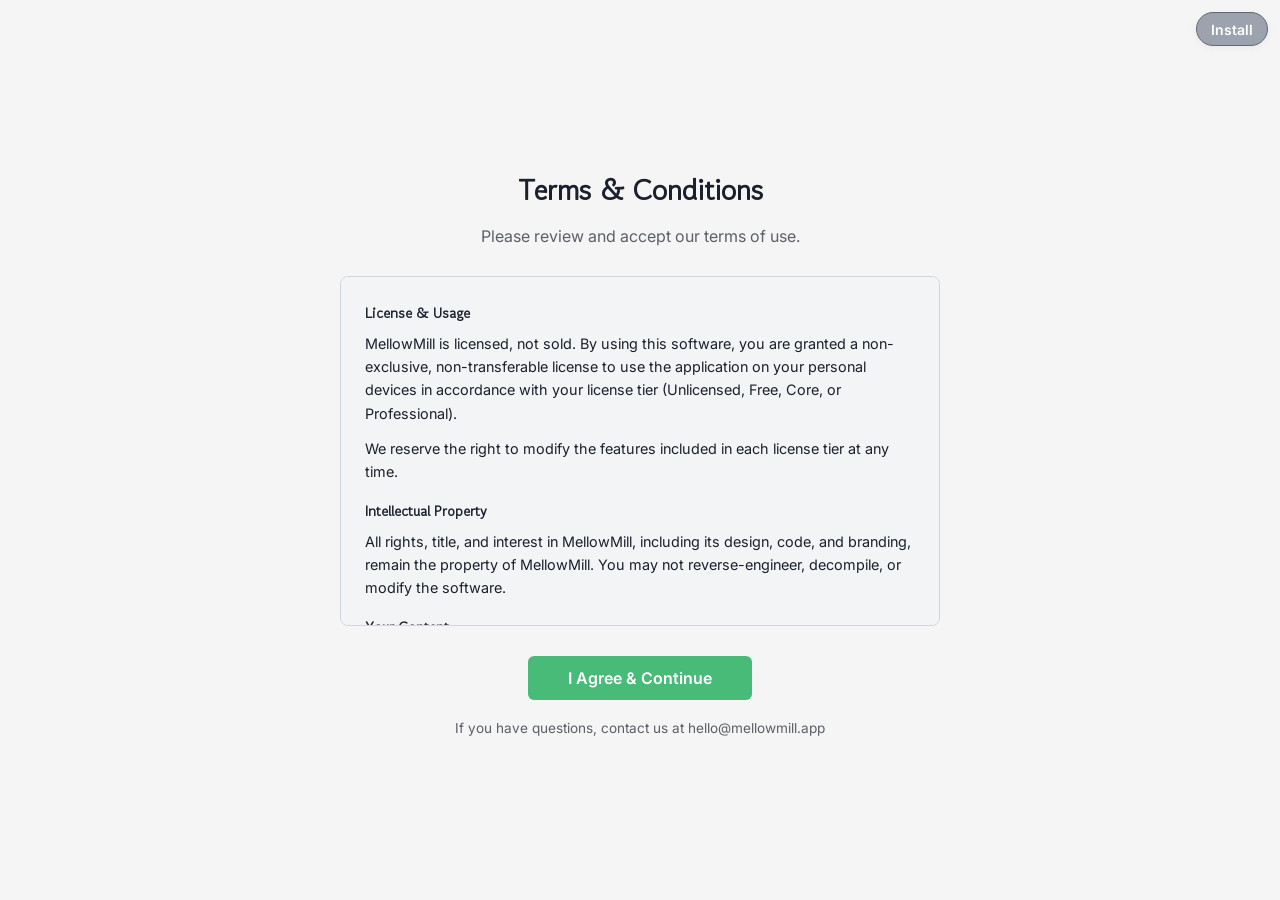
<file: terms.html>
<!DOCTYPE html>
<html lang="en">

<head>
    <meta charset="UTF-8">
    <meta name="viewport" content="width=device-width, initial-scale=1.0">
    <title>Terms &amp; Conditions - MellowMill</title>
    <meta name="theme-color" content="#6a4caf">
    <link rel="icon" href="icon_recreated_macos.png" type="image/png">
    <link rel="manifest" href="manifest.webmanifest">
    <script src="platform-web.js"></script>
    <link rel="stylesheet" href="common.css">
    <link rel="stylesheet" href="https://cdnjs.cloudflare.com/ajax/libs/font-awesome/6.5.2/css/all.min.css"
        integrity="sha512-SnH5WK+bZxgPHs44uWIX+LLJAJ9/2PkPKZ5QiAj6Ta86w+fsb2TkcmfRyVX3pBnMFcV7oQPJkl9QevSCWr3W6A=="
        crossorigin="anonymous" referrerpolicy="no-referrer" />
    <script src="common.js"></script>
    <style>
        html {
            background-color: var(--color-background);
            margin: 0;
            padding: 0;
            height: 100%;
        }

        body {
            margin: 0;
            padding: 0;
            font-family: var(--font-family-base);
            background-color: var(--color-background);
            color: var(--color-text);
            display: flex;
            justify-content: center;
            align-items: center;
            min-height: 100vh;
        }

        .terms-container {
            max-width: 600px;
            width: 100%;
            padding: 40px;
            text-align: center;
        }

        .terms-container h1 {
            font-size: 1.8em;
            margin-bottom: 8px;
        }

        .terms-container .subtitle {
            font-size: 1em;
            color: var(--color-text);
            opacity: 0.7;
            margin-bottom: 30px;
        }

        .terms-content {
            text-align: left;
            background-color: var(--color-background2);
            border: 1px solid var(--color-border);
            border-radius: 8px;
            padding: 24px;
            margin-bottom: 30px;
            max-height: 300px;
            overflow-y: auto;
            font-size: 0.9em;
            line-height: 1.6;
        }

        .terms-content h3 {
            margin-top: 16px;
            margin-bottom: 8px;
            font-size: 1em;
        }

        .terms-content h3:first-child {
            margin-top: 0;
        }

        .terms-content p {
            margin: 0 0 12px 0;
        }

        .terms-content ul {
            margin: 0 0 12px 0;
            padding-left: 20px;
        }

        .terms-content li {
            margin-bottom: 4px;
        }

        .terms-actions {
            display: flex;
            flex-direction: column;
            gap: 12px;
            align-items: center;
        }

        .terms-actions button {
            padding: 12px 40px;
            font-size: 1em;
            font-family: var(--font-family-base);
            border: none;
            border-radius: 6px;
            cursor: pointer;
            font-weight: 600;
            transition: background-color 0.2s;
        }

        .btn-accept {
            background-color: #48bb78;
            color: white;
        }

        .btn-accept:hover {
            opacity: 0.9;
        }

        .btn-accept:disabled {
            opacity: 0.5;
            cursor: not-allowed;
        }
    </style>
</head>

<body>
    <div class="terms-container">
        <h1>Terms &amp; Conditions</h1>
        <p class="subtitle">Please review and accept our terms of use.</p>

        <div class="terms-content">
            <h3>License &amp; Usage</h3>
            <p>MellowMill is licensed, not sold. By using this software, you are granted a non-exclusive, non-transferable license to use the application on your personal devices in accordance with your license tier (Unlicensed, Free, Core, or Professional).</p>
            <p>We reserve the right to modify the features included in each license tier at any time.</p>

            <h3>Intellectual Property</h3>
            <p>All rights, title, and interest in MellowMill, including its design, code, and branding, remain the property of MellowMill. You may not reverse-engineer, decompile, or modify the software.</p>

            <h3>Your Content</h3>
            <p>You retain full ownership of all notes, files, and data you create using MellowMill. Your content is stored locally on your device and is your responsibility to back up.</p>

            <h3>Purchases &amp; Refunds</h3>
            <p>License purchases are one-time payments processed through Fourthwall. Refund requests are handled according to Fourthwall's refund policy. License keys are tied to your email address and order ID.</p>

            <h3>Roadmap</h3>
            <p>Access to the product roadmap is available to users who purchase a Core or Professional license, or who register for a free account. This access is provided as a courtesy and does not constitute a commitment to develop, release, or deliver any features listed.</p>

            <h3>Limitation of Liability</h3>
            <p>MellowMill is provided on an 'as is' and 'as available' basis. We do not warrant that the software will be uninterrupted or error-free. We are not liable for any data loss, damages, or issues arising from the use of the software. You are responsible for maintaining backups of your data.</p>

            <h3>Acceptable Use</h3>
            <p>You agree not to use MellowMill for any unlawful purpose, or to attempt to circumvent license restrictions or security measures.</p>

            <h3>Governing Law</h3>
            <p>These terms are governed by the laws of England and Wales. Any disputes shall be resolved in the courts of England and Wales.</p>

            <h3>Termination</h3>
            <p>We reserve the right to revoke your license if you violate these terms. Upon termination, you must stop using the software. Your locally stored data remains yours.</p>
        </div>

        <div class="terms-actions">
            <button class="btn-accept" onclick="acceptTerms()">I Agree &amp; Continue</button>
            <p style="font-size: 0.85em; opacity: 0.7; margin-top: 8px;">If you have questions, contact us at hello@mellowmill.app</p>
        </div>
    </div>

    <script>
        async function acceptTerms() {
            const btn = document.querySelector('.btn-accept');
            btn.disabled = true;
            btn.textContent = 'Setting up...';

            try {
                const { invoke } = window.__TAURI__.core;
                await invoke('accept_terms');
                window.location.href = '/menu.html';
            } catch (error) {
                console.error('Error accepting terms:', error);
                btn.disabled = false;
                btn.textContent = 'I Agree & Continue';
                alert('Something went wrong. Please try again.');
            }
        }
    </script>
</body>

</html>
</file>
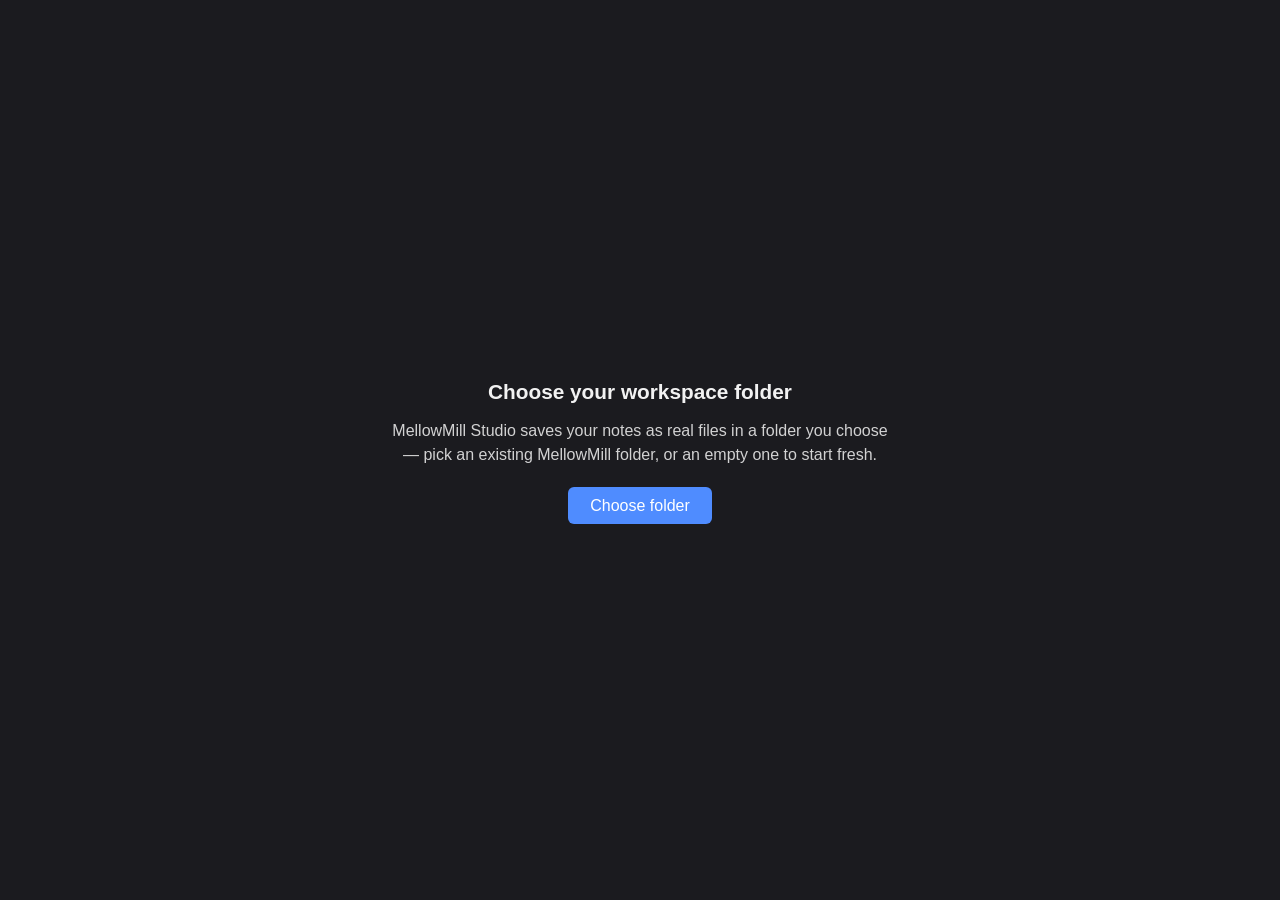
<file: web-persistence-test.html>
<!doctype html>
<html>
<head>
<meta charset="utf-8">
<title>MellowMill web build — OPFS persistence test</title>
<style>
  body { font: 14px/1.5 -apple-system, sans-serif; max-width: 640px; margin: 40px auto; padding: 0 16px; }
  pre { background: #f2f2f2; padding: 12px; border-radius: 6px; overflow-x: auto; }
</style>
</head>
<body>
<h1>OPFS persistence test</h1>
<p>Not part of the real app. Load this page once to plant a note, then reload
it — a second load should find the same note still there (survived via the
OPFS snapshot) and clean it up. See docs/WEB_PORT.md Phase 3.</p>
<div id="out">loading…</div>
<script src="platform-web.js"></script>
<script>
(async function () {
  var out = document.getElementById('out');
  var MARK = 'Persistence Test Note';
  try {
    var invoke = window.__TAURI__.core.invoke;
    var notes = await invoke('load_notes');
    var existing = notes.find(function (n) { return n.Title === MARK; });

    if (existing) {
      out.innerHTML = '<p><strong>Found it after reload</strong> — persistence works. Cleaning up.</p><pre>' +
        JSON.stringify(existing) + '</pre>';
      await invoke('delete_note', { noteId: existing.Id });
      out.innerHTML += '<p>Deleted. Reload again to start a fresh plant/verify cycle.</p>';
    } else {
      var b64 = btoa(MARK + '\nPlanted at ' + new Date().toISOString());
      var saved = await invoke('save_note', { noteId: null, base64Content: b64 });
      out.innerHTML = '<p><strong>Planted a note</strong> — now reload this page to verify it survived.</p><pre>' +
        JSON.stringify(saved) + '</pre>';
    }

    // Settings/license persistence (separate OPFS snapshot) — same idea.
    var settings = await invoke('load_settings');
    var marker = settings.find(function (s) { return s.Key === 'persistenceMarker'; });
    if (marker) {
      out.innerHTML += '<p><strong>Settings marker survived reload:</strong> ' + marker.Value + '</p>';
    } else {
      await invoke('save_settings', { key: 'persistenceMarker', value: 'planted-' + Date.now() });
      out.innerHTML += '<p>Planted a settings marker — reload again to verify it too survives.</p>';
    }
  } catch (e) {
    out.innerHTML = '<p style="color:#b00020"><strong>ERROR:</strong> ' + String(e && e.stack || e) + '</p>';
  }
})();
</script>
</body>
</html>
</file>
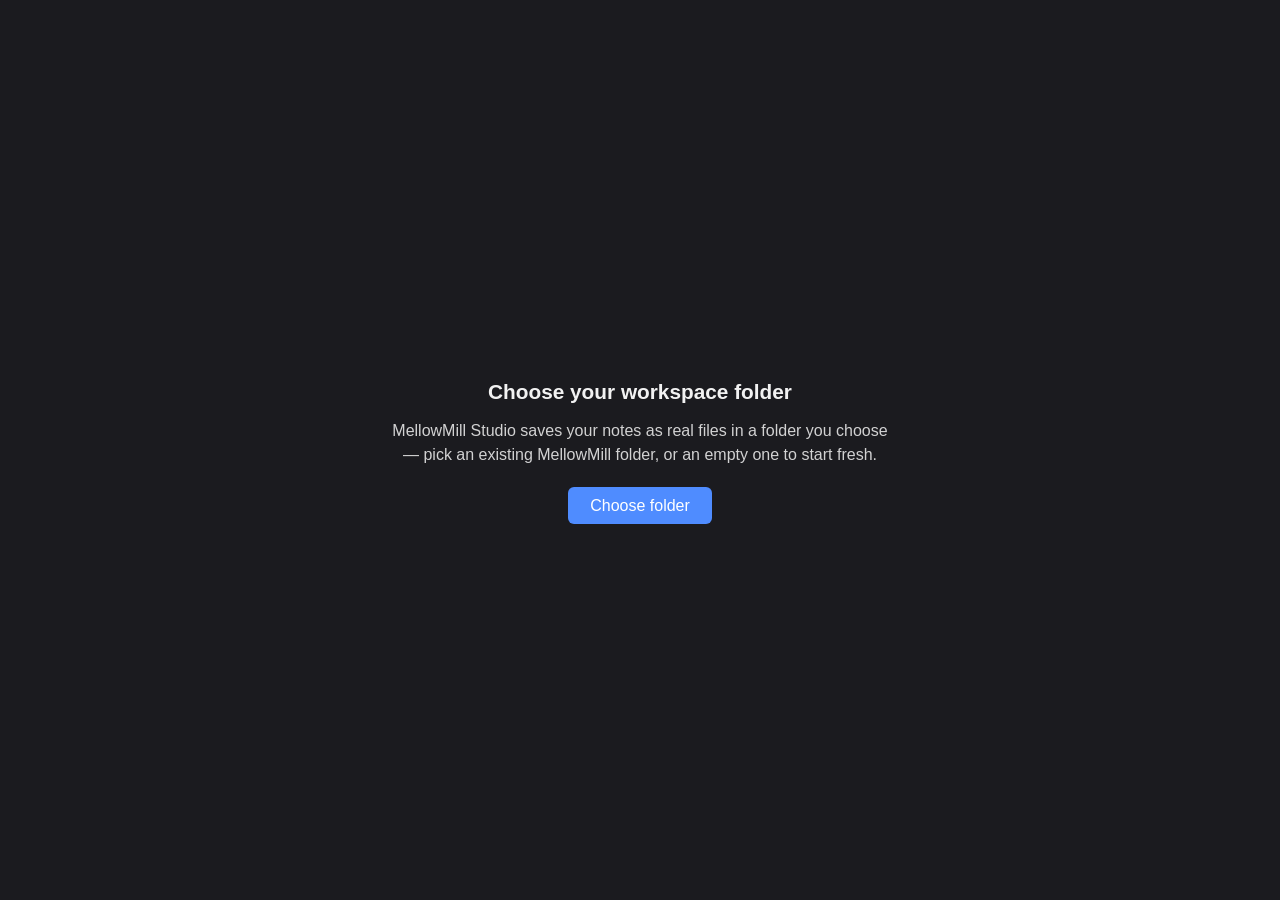
<file: web-smoke-test.html>
<!doctype html>
<html>
<head>
<meta charset="utf-8">
<title>MellowMill web build — smoke test</title>
<style>
  body { font: 14px/1.5 -apple-system, sans-serif; max-width: 640px; margin: 40px auto; padding: 0 16px; }
  h1 { font-size: 18px; }
  pre { background: #f2f2f2; padding: 12px; border-radius: 6px; overflow-x: auto; }
  .ok { color: #0a7a0a; }
  .fail { color: #b00020; }
</style>
</head>
<body>
<h1>mellowmill-core → WASM smoke test</h1>
<p>Not part of the real app — a throwaway page proving the WASM build pipeline works end to end (see docs/WEB_PORT.md Phase 3).</p>
<div id="out">loading…</div>
<script src="platform-web.js"></script>
<script>
(async function () {
  var out = document.getElementById('out');
  var lines = [];
  function log(label, value, isError) {
    lines.push('<p><strong>' + label + ':</strong> <span class="' + (isError ? 'fail' : 'ok') + '">' +
      JSON.stringify(value) + '</span></p>');
    out.innerHTML = lines.join('');
  }
  try {
    var invoke = window.__TAURI__.core.invoke;

    var ids = await invoke('generate_task_ids', { count: 3 });
    log('generate_task_ids(3)', ids);

    var avail = await invoke('get_feature_availability');
    log('get_feature_availability()', avail);

    var enabled = await invoke('is_feature_enabled', { featureName: 'darkMode' });
    log('is_feature_enabled("darkMode")', enabled);

    var license = await invoke('get_license_status');
    log('get_license_status()', license);

    // Round-trip through the in-memory note store.
    var b64 = btoa('Smoke Test Note\nSome body text\n#smoketest');
    var saved = await invoke('save_note', { noteId: null, base64Content: b64 });
    log('save_note(new)', saved);

    var list = await invoke('load_notes');
    log('load_notes()', list);
    if (!list.some(function (n) { return n.Id === saved.Id; })) {
        throw new Error('saved note missing from load_notes()');
    }

    var loaded = await invoke('load_note', { noteId: saved.Id });
    log('load_note(saved.Id)', loaded);

    var tags = await invoke('get_tags');
    log('get_tags()', tags);
    if (!tags.some(function (t) { return t.Name === 'smoketest'; })) {
        throw new Error('"smoketest" tag missing from get_tags()');
    }

    var fav = await invoke('toggle_tag_favourite', { name: 'smoketest' });
    log('toggle_tag_favourite("smoketest")', fav);

    await invoke('delete_note', { noteId: saved.Id });
    var listAfterDelete = await invoke('load_notes');
    log('load_notes() after delete', listAfterDelete);
    if (listAfterDelete.some(function (n) { return n.Id === saved.Id; })) {
        throw new Error('deleted note still present in load_notes()');
    }

    log('RESULT', 'all calls returned and the note round-trip checked out — WASM pipeline is working', false);
  } catch (e) {
    log('ERROR', String(e && e.stack || e), true);
  }
})();
</script>
</body>
</html>
</file>
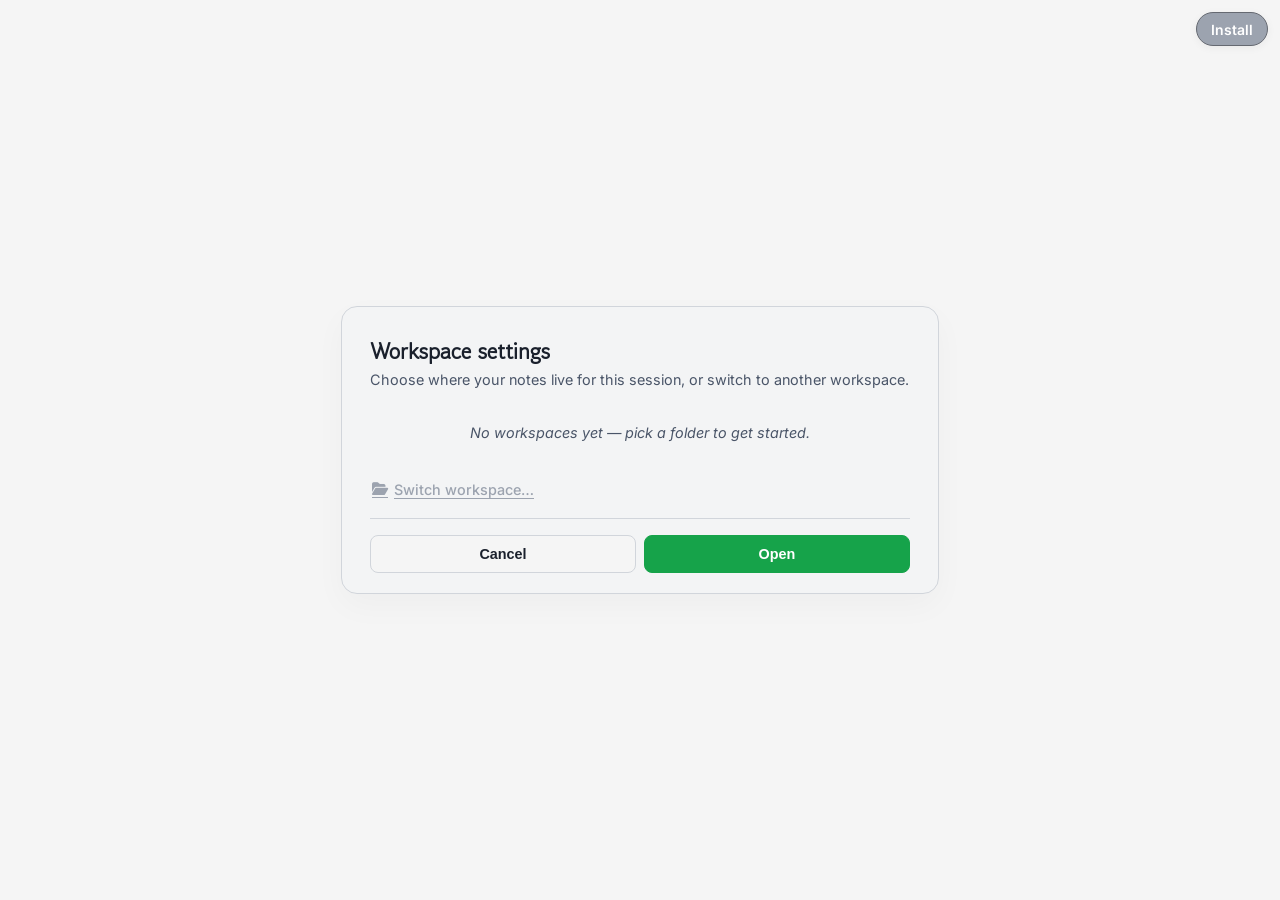
<file: workspace.html>
<!DOCTYPE html>
<html lang="en">
<head>
    <meta charset="UTF-8">
    <meta name="viewport" content="width=device-width, initial-scale=1.0">
    <title>Choose Workspace - MellowMill</title>
    <meta name="theme-color" content="#6a4caf">
    <link rel="icon" href="icon_recreated_macos.png" type="image/png">
    <link rel="manifest" href="manifest.webmanifest">
    <script src="platform-web.js"></script>
    <script>
        (function() {
            if (localStorage.getItem('darkMode') === 'true') {
                document.documentElement.setAttribute('data-theme', 'dark');
            }
        })();
    </script>
    <link rel="stylesheet" href="common.css">
    <link rel="stylesheet" href="https://cdnjs.cloudflare.com/ajax/libs/font-awesome/6.5.2/css/all.min.css"
        integrity="sha512-SnH5WK+bZxgPHs44uWIX+LLJAJ9/2PkPKZ5QiAj6Ta86w+fsb2TkcmfRyVX3pBnMFcV7oQPJkl9QevSCWr3W6A=="
        crossorigin="anonymous" referrerpolicy="no-referrer" />
    <style>
        html, body {
            margin: 0;
            padding: 0;
            height: 100%;
            background-color: var(--color-background);
            color: var(--color-text);
            font-family: var(--font-family-base);
            overflow: hidden;
        }
        .ws-wrapper {
            display: flex;
            align-items: center;
            justify-content: center;
            height: 100vh;
            padding: 24px;
            box-sizing: border-box;
        }
        .ws-card {
            width: 100%;
            max-width: 540px;
            background-color: var(--color-background2);
            border: 1px solid var(--color-border);
            border-radius: 16px;
            padding: 28px 28px 20px;
            box-shadow: 0 12px 32px var(--color-shadow-sm);
            display: flex;
            flex-direction: column;
            max-height: 100%;
        }
        .ws-title {
            font-size: 1.4rem;
            font-weight: 700;
            margin: 0 0 4px;
            color: var(--color-text);
        }
        .ws-sub {
            font-size: 0.9rem;
            color: var(--color-text-secondary);
            margin: 0 0 20px;
        }
        .ws-list {
            list-style: none;
            margin: 0 0 16px;
            padding: 0;
            overflow-y: auto;
            min-height: 0;
        }
        .ws-item {
            display: flex;
            align-items: center;
            gap: 12px;
            padding: 12px 14px;
            border: 1px solid transparent;
            border-radius: 10px;
            margin-bottom: 6px;
            cursor: pointer;
            transition: background-color 0.12s ease, color 0.12s ease;
            position: relative;
            background-color: transparent;
        }
        .ws-item:hover {
            background-color: rgba(255, 255, 255, 0.04);
        }
        [data-theme="dark"] .ws-item:hover {
            background-color: rgba(255, 255, 255, 0.06);
        }
        .ws-item.selected,
        .ws-item.selected:hover {
            background-color: #16a34a;
            color: #ffffff;
        }
        .ws-item.selected:hover {
            background-color: #15803d;
        }
        .ws-item.selected .ws-item-icon,
        .ws-item.selected .ws-item-name,
        .ws-item.selected .ws-item-path,
        .ws-item.selected .ws-item-meta {
            color: #ffffff;
        }
        .ws-item.missing {
            opacity: 0.55;
        }
        .ws-item-icon {
            color: var(--color-text-secondary);
            font-size: 1.1rem;
            width: 22px;
            text-align: center;
            flex-shrink: 0;
        }
        .ws-pick-link {
            display: inline-flex;
            align-items: center;
            gap: 6px;
            margin: 4px 0 16px;
            padding: 4px 2px;
            background: none;
            border: none;
            color: var(--color-primary);
            font-family: inherit;
            font-size: 0.9rem;
            font-weight: 500;
            cursor: pointer;
            text-decoration: underline;
            text-underline-offset: 3px;
        }
        .ws-pick-link:hover {
            color: var(--color-primary-hover, var(--color-primary));
            text-decoration: none;
        }
        .ws-item-body {
            flex: 1;
            min-width: 0;
        }
        .ws-item-name {
            font-size: 0.92rem;
            font-weight: 600;
            color: var(--color-text);
            white-space: nowrap;
            overflow: hidden;
            text-overflow: ellipsis;
        }
        .ws-item-path {
            font-size: 0.78rem;
            color: var(--color-text-secondary);
            white-space: nowrap;
            overflow: hidden;
            text-overflow: ellipsis;
            direction: rtl;        /* keep the leaf folder visible when truncating */
            text-align: left;
            margin-top: 1px;
        }
        .ws-item-meta {
            font-size: 0.75rem;
            color: var(--color-text-secondary);
            margin-top: 2px;
        }
        .ws-badge {
            background-color: var(--color-primary);
            color: var(--color-on-primary);
            font-size: 0.65rem;
            font-weight: 600;
            padding: 2px 7px;
            border-radius: 10px;
            text-transform: uppercase;
            letter-spacing: 0.04em;
            flex-shrink: 0;
        }
        .ws-forget {
            background: transparent;
            border: none;
            color: var(--color-text-secondary);
            cursor: pointer;
            font-size: 0.85rem;
            padding: 4px 6px;
            opacity: 0;
            transition: opacity 0.15s ease;
            flex-shrink: 0;
        }
        .ws-item:hover .ws-forget {
            opacity: 0.7;
        }
        .ws-forget:hover {
            opacity: 1 !important;
            color: var(--color-text);
        }
        .ws-actions {
            display: flex;
            gap: 8px;
            border-top: 1px solid var(--color-border);
            padding-top: 16px;
        }
        .ws-btn {
            flex: 1;
            padding: 10px 14px;
            border-radius: 8px;
            border: 1px solid var(--color-border);
            background-color: var(--color-background);
            color: var(--color-text);
            font-size: 0.9rem;
            font-weight: 600;
            cursor: pointer;
            transition: all 0.15s ease;
        }
        .ws-btn:hover {
            border-color: var(--color-primary);
        }
        .ws-btn.primary {
            background-color: #16a34a;
            border-color: #16a34a;
            color: #ffffff;
        }
        .ws-btn.primary:hover {
            background-color: #15803d;
            border-color: #15803d;
        }
        .ws-empty {
            font-size: 0.9rem;
            color: var(--color-text-secondary);
            padding: 16px;
            text-align: center;
            font-style: italic;
        }
    </style>
</head>
<body>
    <div class="ws-wrapper" data-tauri-drag-region>
        <div class="ws-card">
            <h1 class="ws-title">Workspace settings</h1>
            <p class="ws-sub">Choose where your notes live for this session, or switch to another workspace.</p>
            <ul id="ws-list" class="ws-list"></ul>
            <button type="button" id="ws-pick" class="ws-pick-link">
                <i class="fas fa-folder-open"></i> Switch workspace…
            </button>
            <div class="ws-actions">
                <button id="ws-cancel" class="ws-btn" title="Keep the current workspace">Cancel</button>
                <button id="ws-continue" class="ws-btn primary">Open</button>
            </div>
        </div>
    </div>

    <script>
        const { invoke } = window.__TAURI__.core;

        let state = { current: '', isDefault: false, recents: [] };
        let selectedPath = '';

        function normalize(p) {
            if (!p) return '';
            return p.replace(/[\\/]+/g, '/').replace(/\/+$/, '').toLowerCase();
        }
        function pathsEqual(a, b) {
            return !!a && !!b && normalize(a) === normalize(b);
        }
        function folderName(p) {
            if (!p) return '';
            const parts = p.replace(/[\\/]+$/, '').split(/[\\/]/);
            return parts[parts.length - 1] || p;
        }
        function formatRelative(iso) {
            if (!iso) return '';
            const t = new Date(iso).getTime();
            if (!t) return '';
            const diff = Date.now() - t;
            const sec = Math.floor(diff / 1000);
            if (sec < 60) return 'just now';
            const min = Math.floor(sec / 60);
            if (min < 60) return `${min} min ago`;
            const hr = Math.floor(min / 60);
            if (hr < 24) return `${hr} hr ago`;
            const day = Math.floor(hr / 24);
            if (day < 30) return `${day} day${day === 1 ? '' : 's'} ago`;
            return new Date(iso).toLocaleDateString();
        }

        function render() {
            const list = document.getElementById('ws-list');
            list.innerHTML = '';
            if (!state.recents || state.recents.length === 0) {
                const empty = document.createElement('li');
                empty.className = 'ws-empty';
                empty.textContent = 'No workspaces yet — pick a folder to get started.';
                list.appendChild(empty);
                return;
            }
            state.recents.forEach(entry => {
                const li = document.createElement('li');
                li.className = 'ws-item';
                const isSelected = pathsEqual(entry.path, selectedPath);
                const isCurrent = pathsEqual(entry.path, state.current);
                if (isSelected) li.classList.add('selected');
                if (!entry.exists) li.classList.add('missing');

                const icon = document.createElement('span');
                icon.className = 'ws-item-icon';
                const iconName = entry.isDefault ? 'house' : (entry.exists ? 'folder' : 'folder-minus');
                icon.innerHTML = `<i class="fas fa-${iconName}"></i>`;

                const body = document.createElement('div');
                body.className = 'ws-item-body';
                // Top line: a friendly name. The built-in default vault lives
                // at an opaque per-package location on MSIX
                // (…\Packages\<hash>\LocalState), so we label it
                // "Default Workspace"; custom folders show their leaf name.
                const name = document.createElement('div');
                name.className = 'ws-item-name';
                name.textContent = entry.isDefault ? 'Default Workspace' : folderName(entry.path);
                name.title = entry.path;

                // Second line: the full path, kept for transparency.
                const path = document.createElement('div');
                path.className = 'ws-item-path';
                path.textContent = entry.path;
                path.title = entry.path;

                const meta = document.createElement('div');
                meta.className = 'ws-item-meta';
                const bits = [];
                if (isCurrent) bits.push('Currently loaded');
                if (!entry.exists) bits.push('Folder missing');
                if (entry.lastOpened) bits.push(formatRelative(entry.lastOpened));
                meta.textContent = bits.join(' · ');
                body.appendChild(name);
                body.appendChild(path);
                if (bits.length) body.appendChild(meta);

                li.appendChild(icon);
                li.appendChild(body);

                // The default vault can't be removed; current workspace also
                // has no forget button (you can't drop the one you're using).
                if (!isCurrent && !entry.isDefault) {
                    const forget = document.createElement('button');
                    forget.className = 'ws-forget';
                    forget.title = 'Remove from recents';
                    forget.innerHTML = '<i class="fas fa-times"></i>';
                    forget.addEventListener('click', async (e) => {
                        e.stopPropagation();
                        await invoke('forget_workspace', { path: entry.path });
                        await loadState();
                    });
                    li.appendChild(forget);
                }

                li.addEventListener('click', () => {
                    selectedPath = entry.path;
                    render();
                });
                li.addEventListener('dblclick', () => activate(entry.path));
                list.appendChild(li);
            });

        }

        async function browseAndActivate() {
            const picked = await invoke('pick_workspace_folder');
            if (picked) await activate(picked);
        }

        async function loadState() {
            state = await invoke('get_workspace_state');
            if (!selectedPath || !state.recents.some(r => pathsEqual(r.path, selectedPath))) {
                selectedPath = state.current;
            }
            render();
        }

        async function activate(path) {
            if (!path) return;
            if (pathsEqual(path, state.current)) {
                await invoke('touch_current_workspace');
            } else {
                // Hot-swap: backend re-opens the DB + watcher against `path`.
                // Frontend just navigates to menu.html which re-fetches state.
                await invoke('switch_workspace', { path });
            }
            window.location.href = '/menu.html';
        }

        function confirmSelection() {
            activate(selectedPath);
        }

        document.getElementById('ws-continue').addEventListener('click', confirmSelection);
        document.getElementById('ws-pick').addEventListener('click', browseAndActivate);
        document.getElementById('ws-cancel').addEventListener('click', () => {
            window.location.href = '/menu.html';
        });

        document.addEventListener('keydown', (e) => {
            if (e.key === 'Enter') {
                e.preventDefault();
                confirmSelection();
            } else if (e.key === 'Escape') {
                e.preventDefault();
                window.location.href = '/menu.html';
            }
        });

        loadState();
    </script>
</body>
</html>
</file>
<file: common.css>
/* Common CSS - automatically included in all pages */

/* Google Fonts */
@import url('https://fonts.googleapis.com/css2?family=Gowun+Dodum&family=Inter:wght@400;500;600;700&family=Playfair+Display:wght@400;700&display=swap');

/* CSS Variables for theming */
:root {
    --color-background: #f5f5f5;
    --color-background2: #f3f4f5;
    --color-sidebar: #f2f2f2;
    --color-sidebar-border: #d5d2cc;
    --color-text: #1a202c;
    --color-text-secondary: #4a5568;
    --color-border: #d1d5db;
    --color-border-strong: #9ca3af;
    --color-primary: #9ca3af;
    --color-primary-hover: #7c828c;
    --color-primary-dark: #656971;
    /* Readable text/icon colour to sit on top of --color-primary. Recomputed
       from the chosen highlight colour's luminance whenever it changes (see
       applyHighlightColor / loadSettings), so light highlights get dark text. */
    --color-on-primary: #ffffff;
    --color-shadow-sm: rgba(0, 0, 0, 0.03);
    --color-shadow-md: rgba(0, 0, 0, 0.05);
    --color-shadow-lg: rgba(0, 0, 0, 0.08);

    /* Typography variables */
    --font-family-base: 'Inter', system-ui, -apple-system, 'Segoe UI', sans-serif;
    --font-family-heading: 'Gowun Dodum', sans-serif;
    --font-size-base: 0.875rem;
    --font-size-large: 1rem;
    --font-size-xlarge: 1.25rem;
}

/* Dark mode theme */
[data-theme="dark"] {
    --color-background: #1e1e20;
    --color-background2: #2e2e30;
    --color-sidebar: #2e2e30;
    --color-sidebar-border: #555558;
    --color-text: #f7fafc;
    --color-text-secondary: #cbd5e0;
    --color-border: #4a5568;
    --color-border-strong: #718096;
    --color-primary: #9ca3af;
    --color-primary-hover: #7c828c;
    --color-primary-dark: #656971;
    --color-on-primary: #ffffff;
    --color-shadow-sm: rgba(0, 0, 0, 0.15);
    --color-shadow-md: rgba(0, 0, 0, 0.2);
    --color-shadow-lg: rgba(0, 0, 0, 0.25);
}

/* macOS-only typography. macOS uses WKWebView, which renders the downloaded
   Inter web font thinner/softer than Windows' WebView2 — noticeably so on
   standard-DPI (non-Retina) displays. On Mac we switch body/UI text to the
   system font (San Francisco), the same font native apps use, which WKWebView
   renders crisply, and nudge the base size up slightly for low-DPI displays.
   Scoped via the data-os attribute set in common.js, so Windows and Linux keep
   their current Inter appearance. */
:root[data-os="mac"] {
    --font-family-base: -apple-system, system-ui, 'Helvetica Neue', sans-serif;
    --font-size-base: 0.9375rem;   /* 15px (was 14px) */
    --font-size-large: 1.0625rem;  /* 17px (was 16px) */
}

/* Base body styles */
body {
    background-color: var(--color-background);
    color: var(--color-text);
    margin: 0;
    padding: 0;
    font-family: var(--font-family-base);
    /* Use grayscale antialiasing on macOS. WKWebView defaults to subpixel
       antialiasing, which renders text heavier/blurrier than Windows' WebView2.
       This is a no-op on Windows/Chromium, so it only sharpens the Mac. */
    -webkit-font-smoothing: antialiased;
    -moz-osx-font-smoothing: grayscale;
    text-rendering: optimizeLegibility;
    transition: background-color 0.3s ease, color 0.3s ease;
}

/* The browser build keeps the install action available from every page. */
:root[data-platform="web"] #pwa-install-button {
    position: fixed;
    top: max(12px, env(safe-area-inset-top));
    right: max(12px, env(safe-area-inset-right));
    z-index: 2000;
    min-width: 72px;
    height: 34px;
    padding: 0 14px;
    border: 1px solid var(--color-primary-dark);
    border-radius: 17px;
    background-color: var(--color-primary);
    color: var(--color-on-primary);
    font: 600 var(--font-size-base) var(--font-family-base);
    cursor: pointer;
    box-shadow: 0 2px 8px var(--color-shadow-md);
}

:root[data-platform="web"] #pwa-install-button:hover {
    background-color: var(--color-primary-hover);
}

:root[data-platform="web"] #pwa-install-button:focus-visible {
    outline: 2px solid var(--color-primary-dark);
    outline-offset: 2px;
}

/* Ensure html element also has background color */
html {
    background-color: var(--color-background);
    -webkit-font-smoothing: antialiased;
    -moz-osx-font-smoothing: grayscale;
    transition: background-color 0.3s ease;
}

/* Heading styles */
h1, h2, h3, h4, h5, h6 {
    font-family: var(--font-family-heading) !important;
}

/* Common button styles */
.btn {
    background-color: var(--color-primary);
    color: var(--color-on-primary);
    border: 1px solid var(--color-primary-dark);
    padding: 8px 16px;
    border-radius: 5px;
    cursor: pointer;
    font-family: inherit;
    font-size: var(--font-size-base);
    font-weight: 600;
    transition: all 0.2s ease;
    box-shadow: 0 1px 2px var(--color-shadow-sm);
}

.btn:hover {
    background-color: var(--color-primary-hover);
    border-color: var(--color-primary-dark);
    box-shadow: 0 2px 4px var(--color-shadow-md);
}

.btn:active {
    transform: scale(0.98);
    box-shadow: none;
}

/* Common icon button styles */
.icon-button {
    color: var(--color-text);
    text-decoration: none;
    font-size: 1.2em;
    padding: 8px;
    display: inline-block;
    border-radius: 4px;
    transition: all 0.2s ease;
}

.icon-button:hover {
    color: var(--color-primary);
    background-color: var(--color-background2);
}

/* Icon image styles */
.icon {
    display: inline-block;
    vertical-align: middle;
    /* Ensure the image takes up space */
    min-width: 16px;
    min-height: 16px;
    /* Hide broken image indicators and alt text overflow */
    font-size: 0;
    line-height: 0;
    /* Smooth color transitions for SVG */
    transition: filter 0.2s ease;
}

/* Dark mode: invert icons to make them light */
[data-theme="dark"] .icon {
    filter: invert(1) brightness(1.2);
}

/* Hide alt text completely when image is loading or broken */
.icon[alt] {
    text-indent: -9999px;
    overflow: hidden;
    white-space: nowrap;
}

/* SVG fill color inheritance for embedded icons */
.icon svg {
    fill: currentColor;
}

/* Common loading animation */
@keyframes spin {
    0% { transform: rotate(0deg); }
    100% { transform: rotate(360deg); }
}

.loading {
    animation: spin 1s linear infinite;
}

/* Common focus styles */
*:focus {
    outline: 2px solid var(--color-primary);
    outline-offset: 1px;
}

*:focus:not(:focus-visible) {
    outline: none;
}

*:focus-visible {
    outline: 2px solid var(--color-primary);
    outline-offset: 1px;
}

/* Scrollbar styles */
::-webkit-scrollbar {
    width: 8px;
}

::-webkit-scrollbar-track {
    background: var(--color-background);
}

::-webkit-scrollbar-thumb {
    background: var(--color-border);
    border-radius: 4px;
}

::-webkit-scrollbar-thumb:hover {
    background: var(--color-primary);
}

/* Modal styles */
.modal-overlay {
    position: fixed;
    top: 0;
    left: 0;
    right: 0;
    bottom: 0;
    background-color: rgba(0, 0, 0, 0.5);
    display: flex;
    align-items: center;
    justify-content: center;
    z-index: 3000;
    animation: fadeIn 0.2s ease;
}

@keyframes fadeIn {
    from {
        opacity: 0;
    }
    to {
        opacity: 1;
    }
}

.modal-dialog {
    background-color: var(--color-background2);
    border-radius: 16px;
    border: 1px solid var(--color-border);
    box-shadow: 0px 20px 40px rgba(0, 0, 0, 0.15), 
                0px 8px 16px rgba(0, 0, 0, 0.1),
                0 0 0 1px rgba(0, 0, 0, 0.05);
    width: 90%;
    max-width: 420px;
    animation: slideIn 0.2s ease;
    overflow: hidden;
}

[data-theme="dark"] .modal-dialog {
    background-color: var(--color-background2);
    backdrop-filter: blur(12px);
    -webkit-backdrop-filter: blur(12px);
    border: 1px solid var(--color-border);
    box-shadow: 0px 20px 40px rgba(0, 0, 0, 0.5), 
                0px 8px 16px rgba(0, 0, 0, 0.3),
                0 0 0 1px rgba(255, 255, 255, 0.05);
}

@keyframes slideIn {
    from {
        transform: translateY(-20px);
        opacity: 0;
    }
    to {
        transform: translateY(0);
        opacity: 1;
    }
}

.modal-header {
    padding: 24px 24px 20px 24px;
    border-bottom: 1px solid var(--color-border);
    background: color-mix(in srgb, var(--color-text) 4%, transparent);
}

.modal-header h3 {
    margin: 0;
    font-size: 1.25rem;
    font-weight: 700;
    color: var(--color-text);
    letter-spacing: -0.01em;
}

[data-theme="dark"] .modal-header {
    border-bottom: 1px solid var(--color-border);
    background: color-mix(in srgb, var(--color-text) 4%, transparent);
}

.modal-body {
    padding: 24px;
}

.modal-body p {
    margin: 0;
    font-size: 0.9375rem;
    color: var(--color-text-secondary);
    line-height: 1.6;
    font-weight: 400;
}

.modal-footer {
    padding: 20px 24px 24px 24px;
    border-top: 1px solid var(--color-border);
    display: flex;
    justify-content: flex-end;
    gap: 10px;
    background: color-mix(in srgb, var(--color-text) 2%, transparent);
}

[data-theme="dark"] .modal-footer {
    border-top: 1px solid var(--color-border);
    background: color-mix(in srgb, var(--color-text) 2%, transparent);
}

/* Secondary button style */
.btn-secondary {
    background-color: var(--color-background);
    color: var(--color-text-secondary);
    border: 1.5px solid var(--color-border);
    padding: 10px 20px;
    border-radius: 8px;
    font-weight: 600;
    font-size: 0.875rem;
    cursor: pointer;
    transition: all 0.2s ease;
    box-shadow: 0 1px 2px rgba(0, 0, 0, 0.05);
}

.btn-secondary:hover {
    background-color: var(--color-background2);
    border-color: var(--color-border-strong);
    color: var(--color-text);
    box-shadow: 0 2px 4px rgba(0, 0, 0, 0.08);
    transform: translateY(-1px);
}

.btn-secondary:active {
    transform: translateY(0);
    box-shadow: 0 1px 2px rgba(0, 0, 0, 0.05);
}

[data-theme="dark"] .btn-secondary {
    background-color: var(--color-background);
    color: var(--color-text-secondary);
    border-color: var(--color-border);
}

[data-theme="dark"] .btn-secondary:hover {
    background-color: var(--color-background2);
    border-color: var(--color-border-strong);
    color: var(--color-text);
}

/* Danger button style */
.btn-danger {
    background: linear-gradient(135deg, #ef4444 0%, #dc2626 100%);
    color: white;
    border: none;
    padding: 10px 24px;
    border-radius: 8px;
    font-weight: 600;
    font-size: 0.875rem;
    cursor: pointer;
    transition: all 0.2s ease;
    box-shadow: 0 2px 4px rgba(239, 68, 68, 0.3),
                0 1px 2px rgba(0, 0, 0, 0.1);
}

.btn-danger:hover {
    background: linear-gradient(135deg, #dc2626 0%, #b91c1c 100%);
    box-shadow: 0 4px 8px rgba(239, 68, 68, 0.4),
                0 2px 4px rgba(0, 0, 0, 0.15);
    transform: translateY(-1px);
}

.btn-danger:active {
    transform: translateY(0);
    box-shadow: 0 2px 4px rgba(239, 68, 68, 0.3),
                0 1px 2px rgba(0, 0, 0, 0.1);
}

/* ============================================================================
   Command Runner (Ctrl+P / Cmd+P)
   ============================================================================ */

.command-runner-overlay {
    position: fixed;
    top: 0;
    left: 0;
    right: 0;
    bottom: 0;
    background-color: rgba(0, 0, 0, 0.4);
    backdrop-filter: blur(4px);
    -webkit-backdrop-filter: blur(4px);
    display: none;
    align-items: flex-start;
    justify-content: center;
    padding-top: 60px;
    z-index: 10000;
    animation: fadeIn 0.2s ease;
}

.command-runner-container {
    width: 100%;
    max-width: 600px;
    background-color: var(--color-background);
    border: 1px solid var(--color-border);
    border-radius: 12px;
    box-shadow: 0px 20px 40px rgba(0, 0, 0, 0.2),
                0px 8px 16px rgba(0, 0, 0, 0.1),
                0 0 0 1px rgba(0, 0, 0, 0.05);
    overflow: hidden;
    animation: slideDown 0.2s ease;
}

[data-theme="dark"] .command-runner-container {
    background-color: var(--color-background2);
    backdrop-filter: blur(12px);
    -webkit-backdrop-filter: blur(12px);
    border: 1px solid var(--color-border);
    box-shadow: 0px 20px 40px rgba(0, 0, 0, 0.5),
                0px 8px 16px rgba(0, 0, 0, 0.3),
                0 0 0 1px rgba(255, 255, 255, 0.05);
}

@keyframes slideDown {
    from {
        transform: translateY(-20px);
        opacity: 0;
    }
    to {
        transform: translateY(0);
        opacity: 1;
    }
}

.command-runner-input-wrapper {
    padding: 16px;
    border-bottom: 1px solid var(--color-border);
}

[data-theme="dark"] .command-runner-input-wrapper {
    border-bottom: 1px solid var(--color-border);
}

.command-runner-input {
    width: 100%;
    padding: 12px 16px;
    font-size: var(--font-size-large);
    font-family: var(--font-family-base);
    background-color: var(--color-background2);
    border: 1px solid var(--color-border);
    border-radius: 8px;
    color: var(--color-text);
    outline: none;
    transition: border-color 0.2s ease, box-shadow 0.2s ease;
    box-sizing: border-box;
}

.command-runner-input:focus {
    border-color: var(--color-primary);
    box-shadow: 0 0 0 3px color-mix(in srgb, var(--color-primary) 16%, transparent);
}

[data-theme="dark"] .command-runner-input {
    background-color: var(--color-background);
    border-color: var(--color-border);
    color: var(--color-text);
}

[data-theme="dark"] .command-runner-input:focus {
    border-color: var(--color-primary);
    box-shadow: 0 0 0 3px color-mix(in srgb, var(--color-primary) 24%, transparent);
}

.command-runner-input::placeholder {
    color: var(--color-text-secondary);
}

.command-runner-results {
    max-height: 400px;
    overflow-y: auto;
    padding: 8px;
}

.command-runner-item {
    display: flex;
    align-items: flex-start;
    padding: 12px 16px;
    margin: 4px 0;
    border-radius: 8px;
    cursor: pointer;
    transition: background-color 0.15s ease;
    gap: 12px;
}

.command-runner-item:hover {
    background-color: var(--color-background2);
}

[data-theme="dark"] .command-runner-item:hover {
    background-color: var(--color-background2);
}

.command-runner-item.selected {
    background-color: var(--color-primary);
    color: var(--color-on-primary);
}

[data-theme="dark"] .command-runner-item.selected {
    background-color: var(--color-primary);
    color: var(--color-on-primary);
}

.command-runner-icon {
    font-size: 1.25rem;
    flex-shrink: 0;
    width: 24px;
    text-align: center;
    line-height: 1.2;
    display: flex;
    align-items: center;
    justify-content: center;
}

.command-runner-icon svg {
    display: block;
}

.command-runner-item.selected .command-runner-icon svg path,
.command-runner-item.selected .command-runner-icon svg circle {
    fill: var(--color-on-primary);
    stroke: var(--color-on-primary);
}

.command-runner-item.selected .command-runner-icon svg path[fill="none"] {
    fill: none;
}

/* Tag icon: when selected, circle is white and # becomes primary color */
.command-runner-item.selected .command-runner-icon svg text {
    fill: var(--color-primary);
}

.command-runner-content {
    flex: 1;
    min-width: 0;
}

.command-runner-title {
    font-size: var(--font-size-base);
    font-weight: 600;
    color: var(--color-text);
    margin-bottom: 4px;
    line-height: 1.4;
    word-wrap: break-word;
}

.command-runner-item.selected .command-runner-title {
    color: var(--color-on-primary);
}

.command-runner-description {
    font-size: 0.8125rem;
    color: var(--color-text-secondary);
    line-height: 1.4;
    word-wrap: break-word;
}

.command-runner-item.selected .command-runner-description {
    color: var(--color-on-primary);
    opacity: 0.9;
}

.command-runner-empty {
    padding: 32px 16px;
    text-align: center;
    color: var(--color-text-secondary);
    font-size: var(--font-size-base);
}

.command-runner-loading {
    padding: 32px 16px;
    text-align: center;
    color: var(--color-text-secondary);
    font-size: var(--font-size-base);
}

/* Scrollbar for results */
.command-runner-results::-webkit-scrollbar {
    width: 8px;
}

.command-runner-results::-webkit-scrollbar-track {
    background: transparent;
}

.command-runner-results::-webkit-scrollbar-thumb {
    background: var(--color-border);
    border-radius: 4px;
}

.command-runner-results::-webkit-scrollbar-thumb:hover {
    background: var(--color-primary);
}

/* Highlight for search matches */
.command-runner-highlight {
    background-color: color-mix(in srgb, var(--color-primary) 30%, var(--color-background));
    padding: 2px 0;
    border-radius: 2px;
    font-weight: 600;
}

[data-theme="dark"] .command-runner-highlight {
    background-color: color-mix(in srgb, var(--color-primary) 36%, var(--color-background));
}

.command-runner-item.selected .command-runner-highlight {
    background-color: color-mix(in srgb, var(--color-on-primary) 30%, var(--color-primary));
    color: var(--color-on-primary);
}

/* Small round person avatar — shared between the editor's @mention pills
   (rendered as a ::before there, see editor.css), the Tasks tab's "People"
   filter pills, and the Settings People list. Background is set inline per
   person (their uploaded icon as a background-image, or a hash-derived
   background-color showing their initial), via renderPersonAvatarHTML() in
   common.js. */
.person-avatar {
    display: inline-flex;
    align-items: center;
    justify-content: center;
    width: 20px;
    height: 20px;
    border-radius: 50%;
    background-size: cover;
    background-position: center;
    color: #fff;
    font-size: 0.7em;
    font-weight: 600;
    line-height: 1;
    flex-shrink: 0;
}

/* @mentions — a person tag, rendered inline in both the editor (see
   parseInline() in editor.html) and the Tasks list (see
   renderTaskContentWithMentions() in menu.js). The avatar dot is a ::before
   pseudo-element, not a real DOM child, so in the editor the span's only
   actual text content is the literal "@Name" — this is what keeps plain-text
   round-trip serialization (extractPlainText/serializeInlineMarkup) working
   with no special-casing there. --mention-color/--mention-icon are set
   inline per-instance by whichever renderer produced the span. */
.mention {
    display: inline-block;
    vertical-align: middle;
    background-color: color-mix(in srgb, var(--color-primary) 14%, var(--color-background));
    color: var(--color-primary-dark);
    padding: 1px 6px 1px 3px;
    border-radius: 10px;
    font-size: 0.9em;
    white-space: nowrap;
}

[data-theme="dark"] .mention {
    background-color: color-mix(in srgb, var(--color-primary) 18%, var(--color-background));
    color: var(--color-primary);
}

.mention::before {
    content: attr(data-initial);
    display: inline-block;
    vertical-align: middle;
    width: 20px;
    height: 20px;
    margin-right: 4px;
    border-radius: 50%;
    background-color: var(--mention-color, #64748b);
    color: #fff;
    font-size: 0.7em;
    font-weight: 600;
    line-height: 20px;
    text-align: center;
}

.mention[data-has-icon="true"]::before {
    content: '';
    background-color: transparent;
    background-image: var(--mention-icon);
    background-size: cover;
    background-position: center;
}


/* ============================================
   Update notification banner (macOS auto-update)
   ============================================ */

.update-banner {
    background: var(--color-primary);
    color: var(--color-on-primary);
    padding: 8px 16px;
    display: flex;
    align-items: center;
    gap: 12px;
    font-size: 0.85rem;
    z-index: 9999;
}

.update-banner a {
    color: var(--color-on-primary);
    text-decoration: underline;
}

.update-banner button {
    background: none;
    border: none;
    color: var(--color-on-primary);
    font-size: 1.2rem;
    cursor: pointer;
    margin-left: auto;
    padding: 0 4px;
}

.update-banner button:hover {
    opacity: 0.8;
}
</file>
